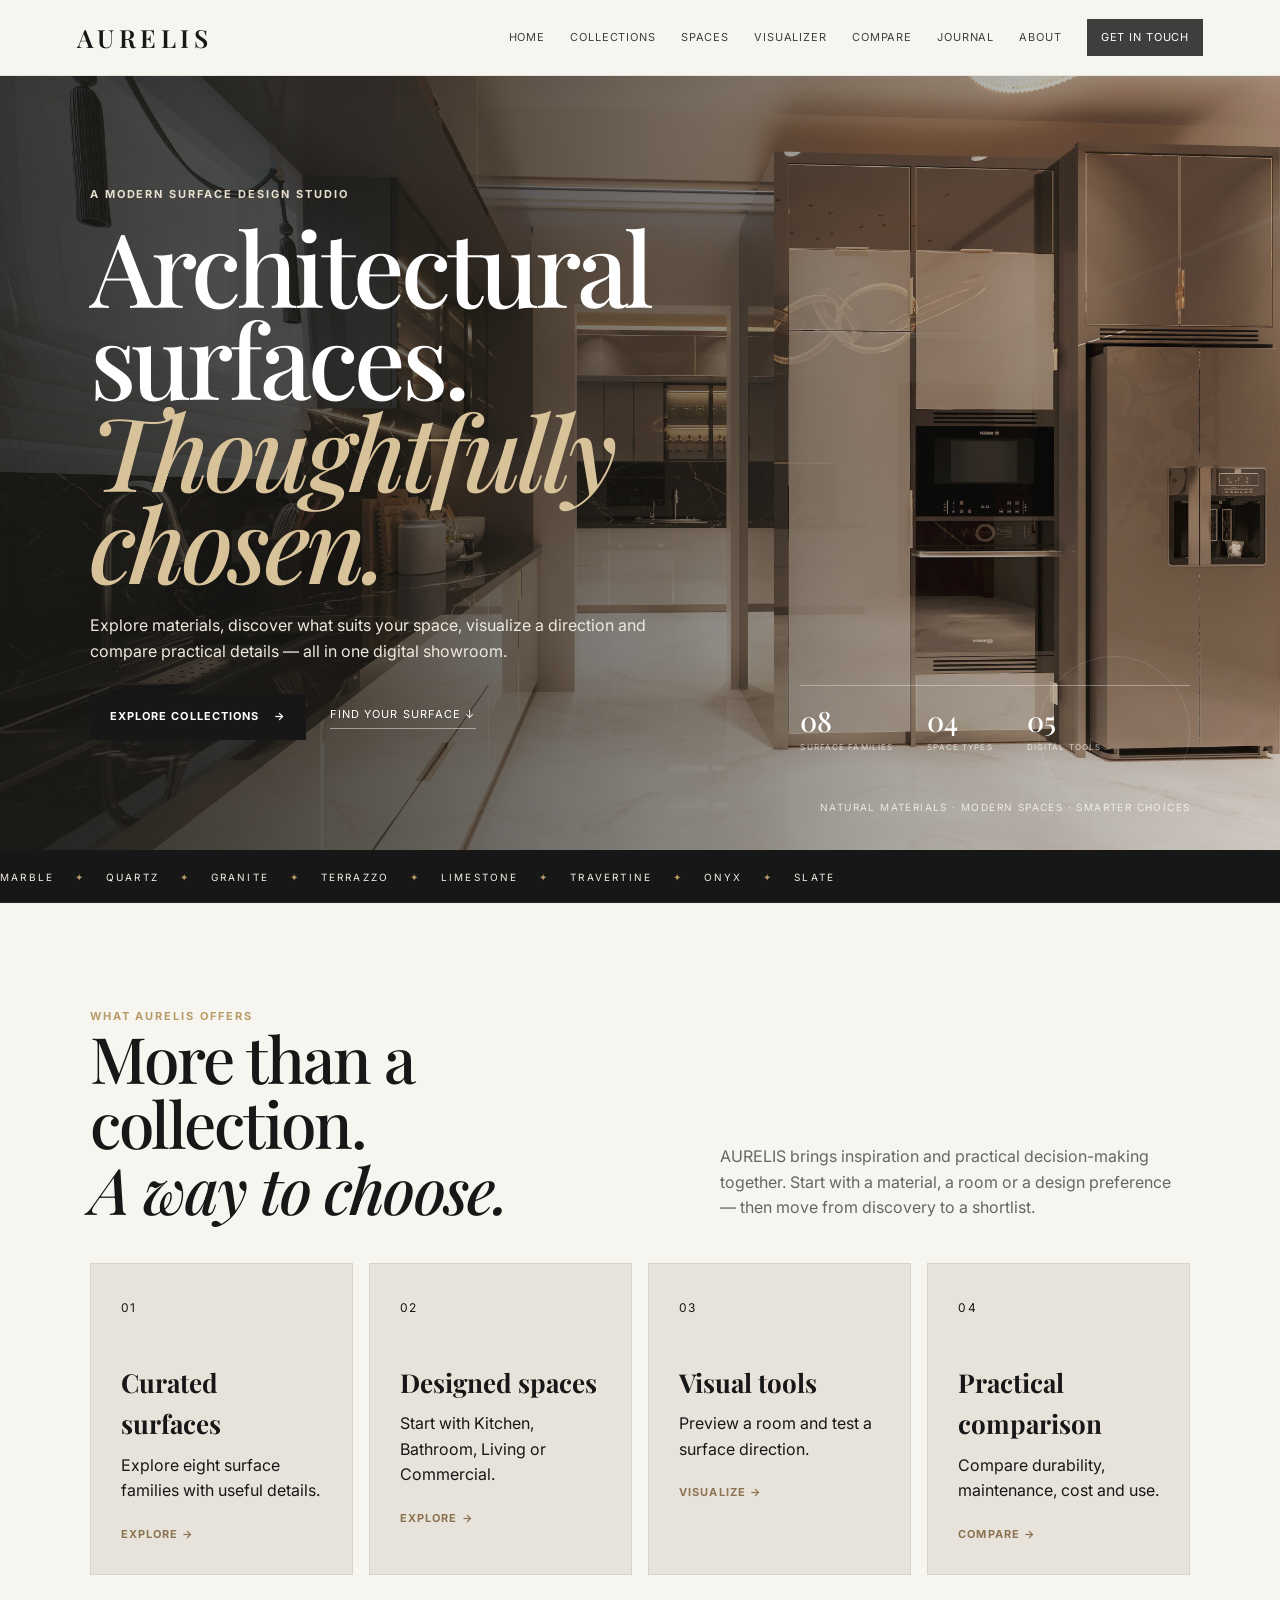
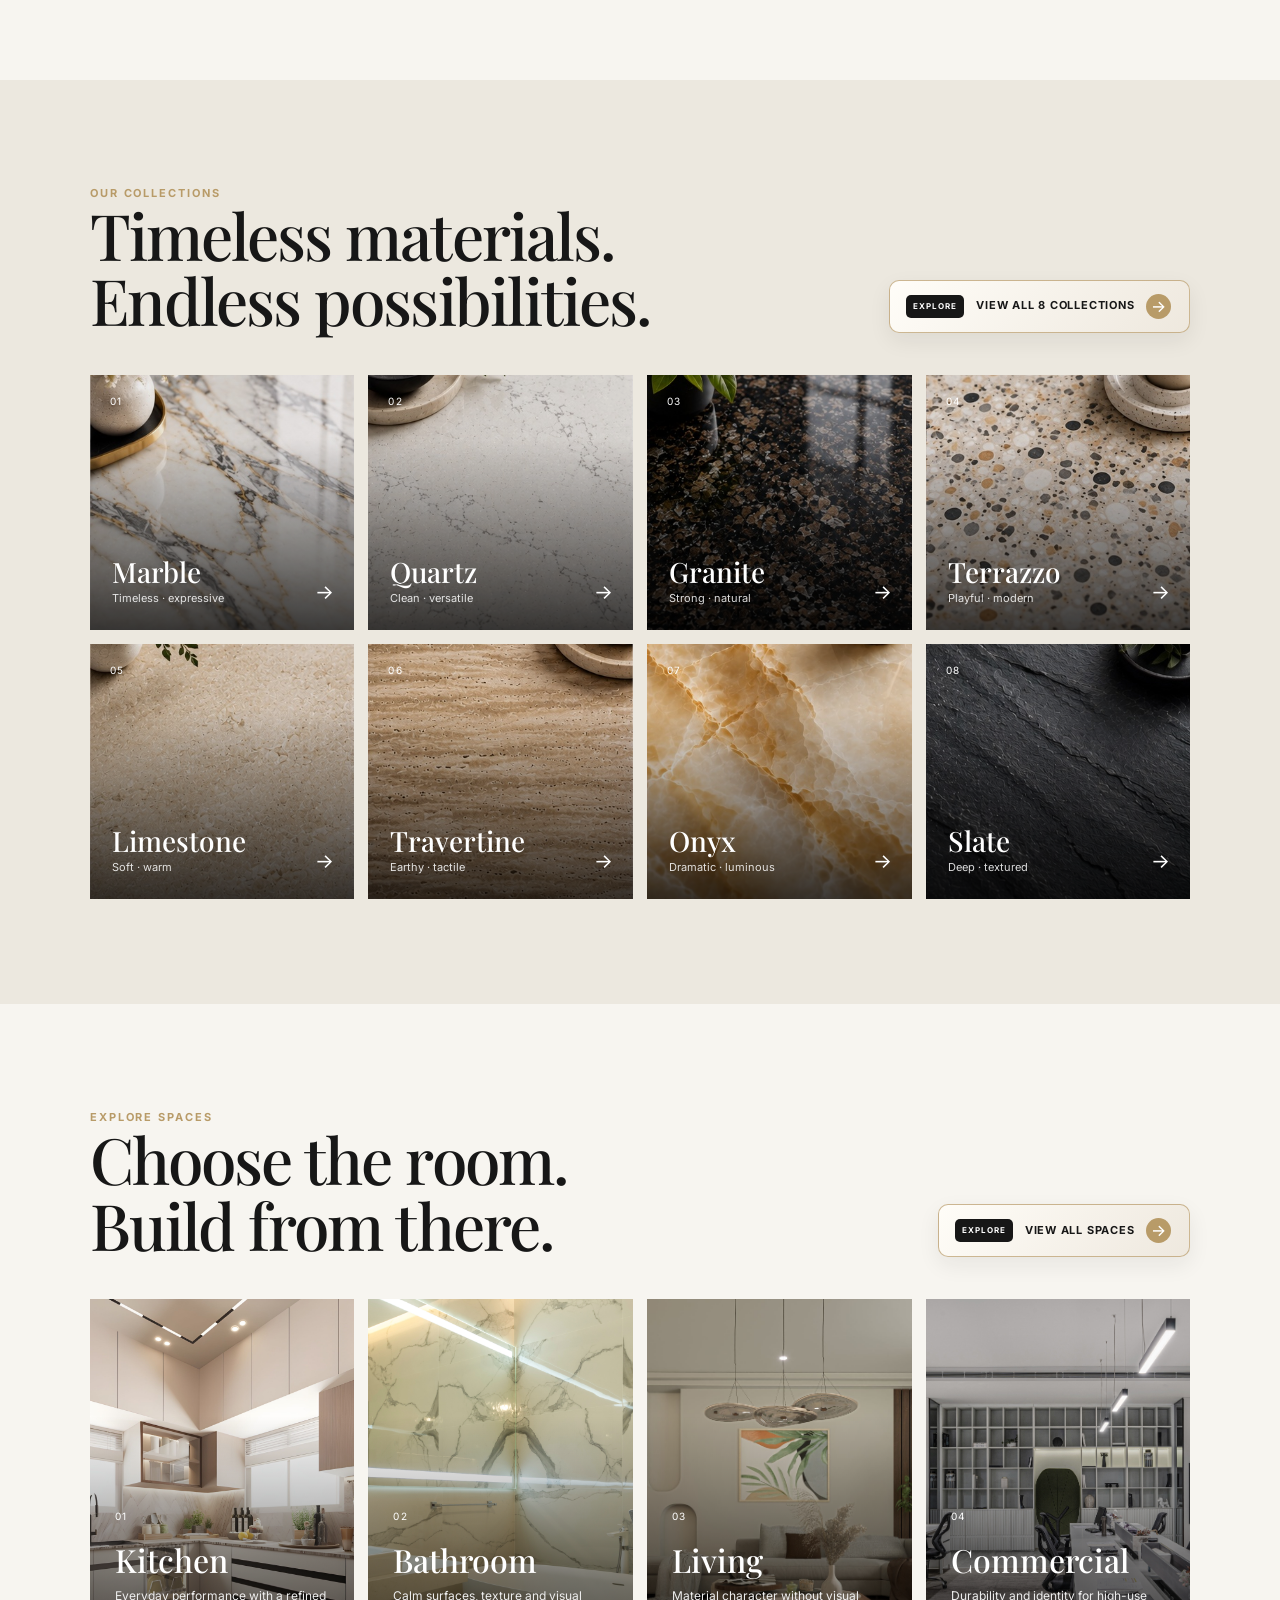
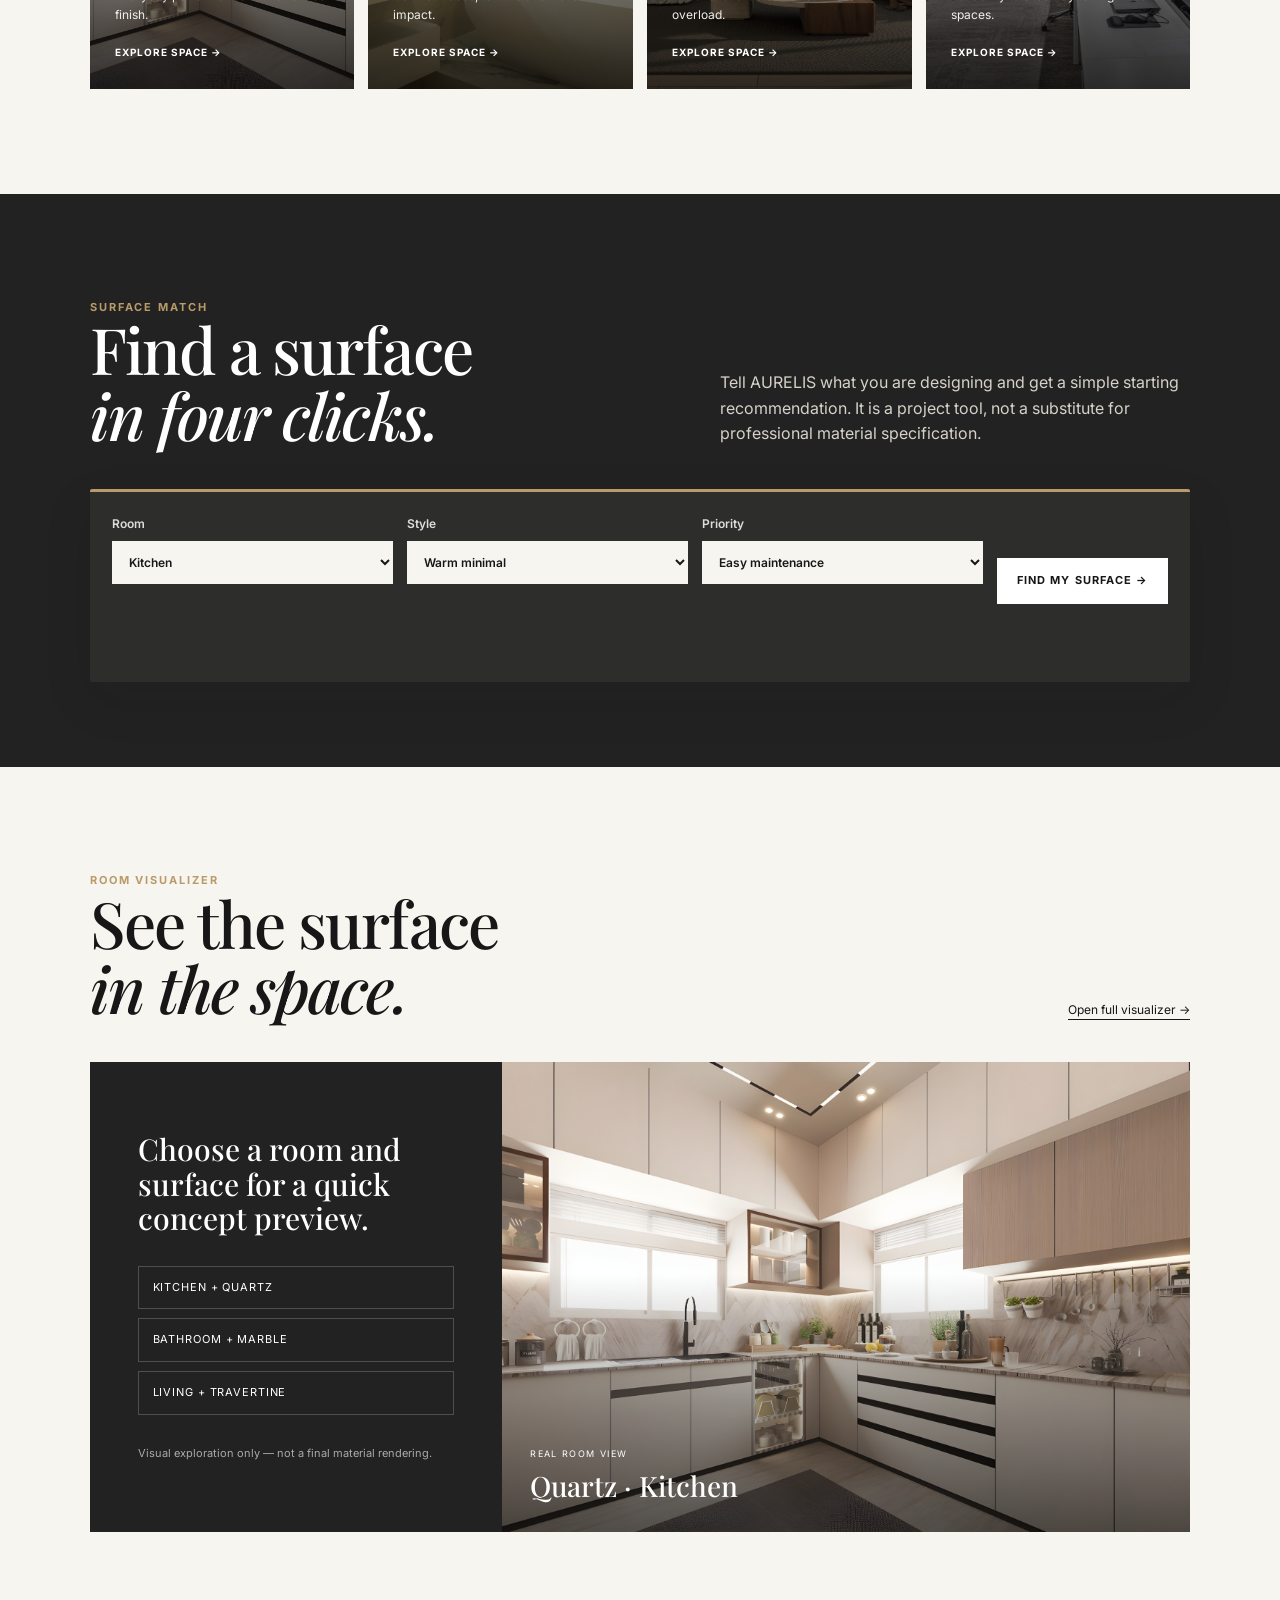
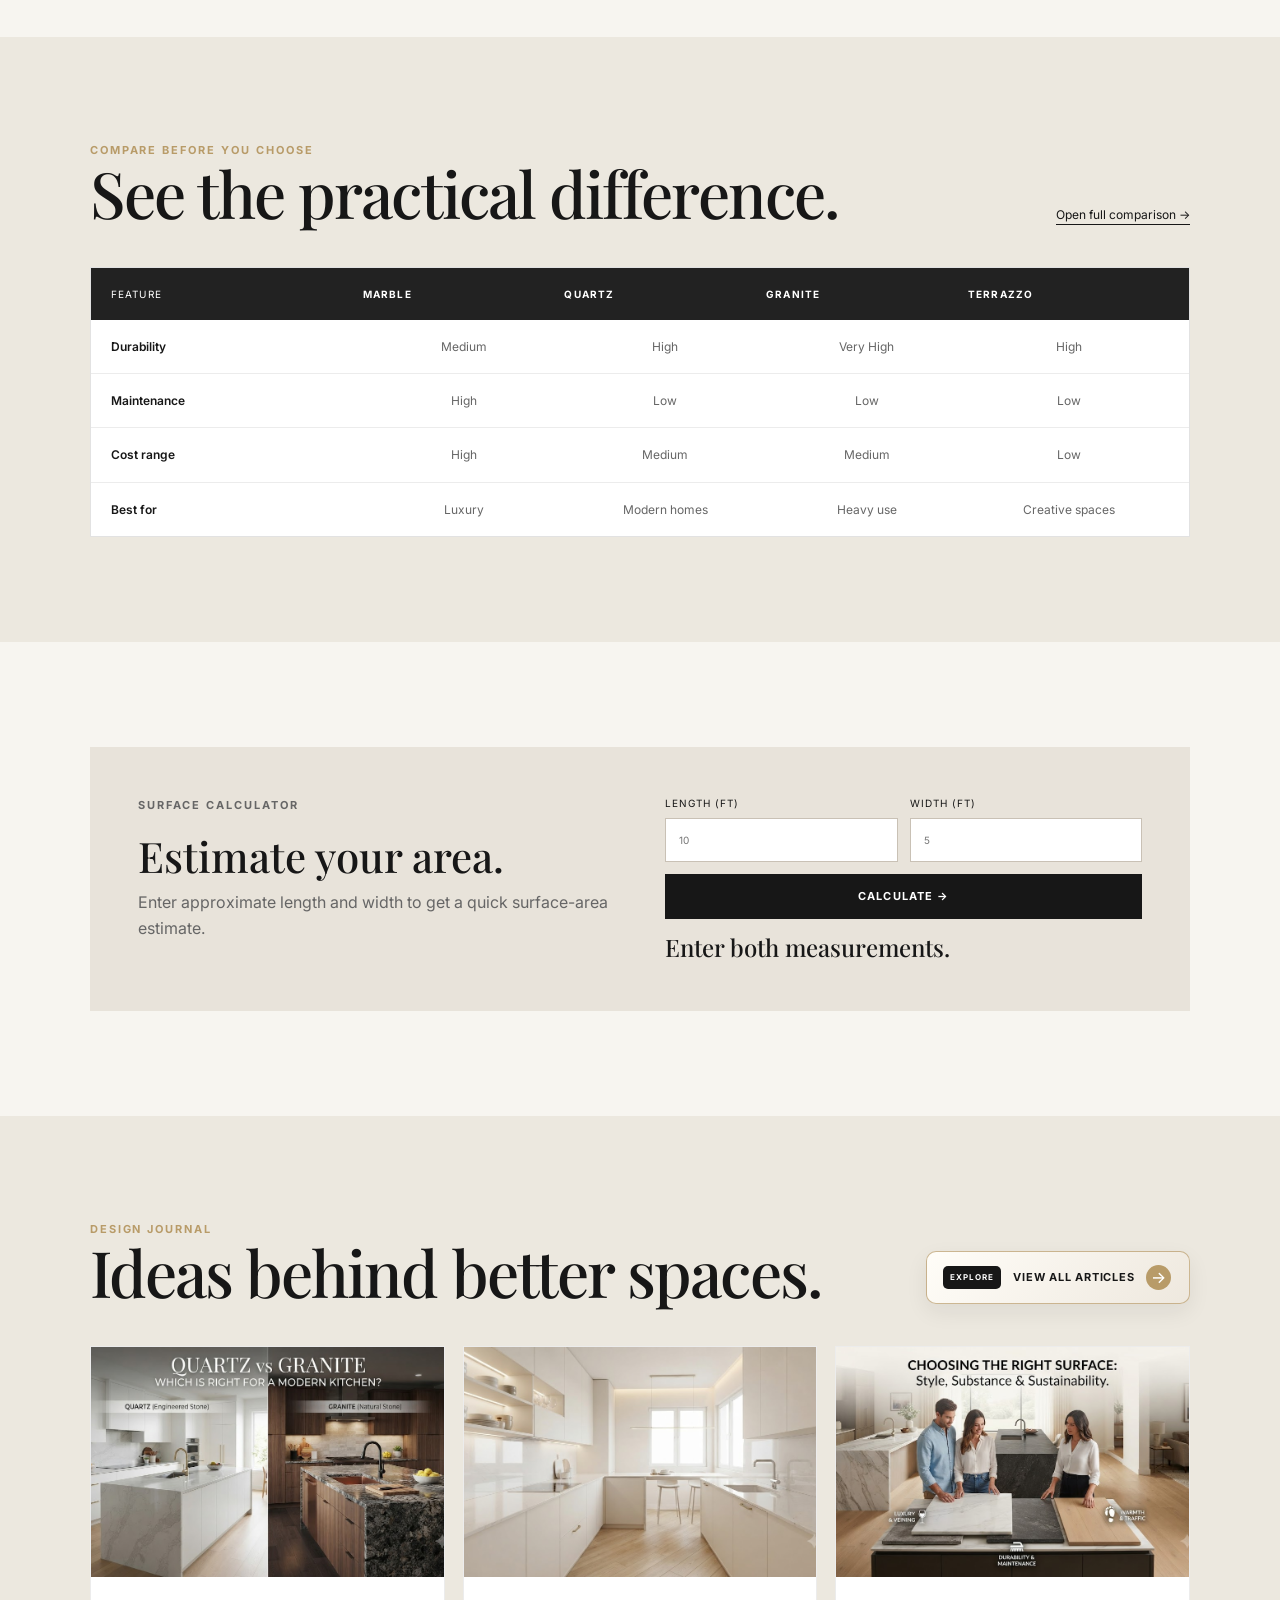
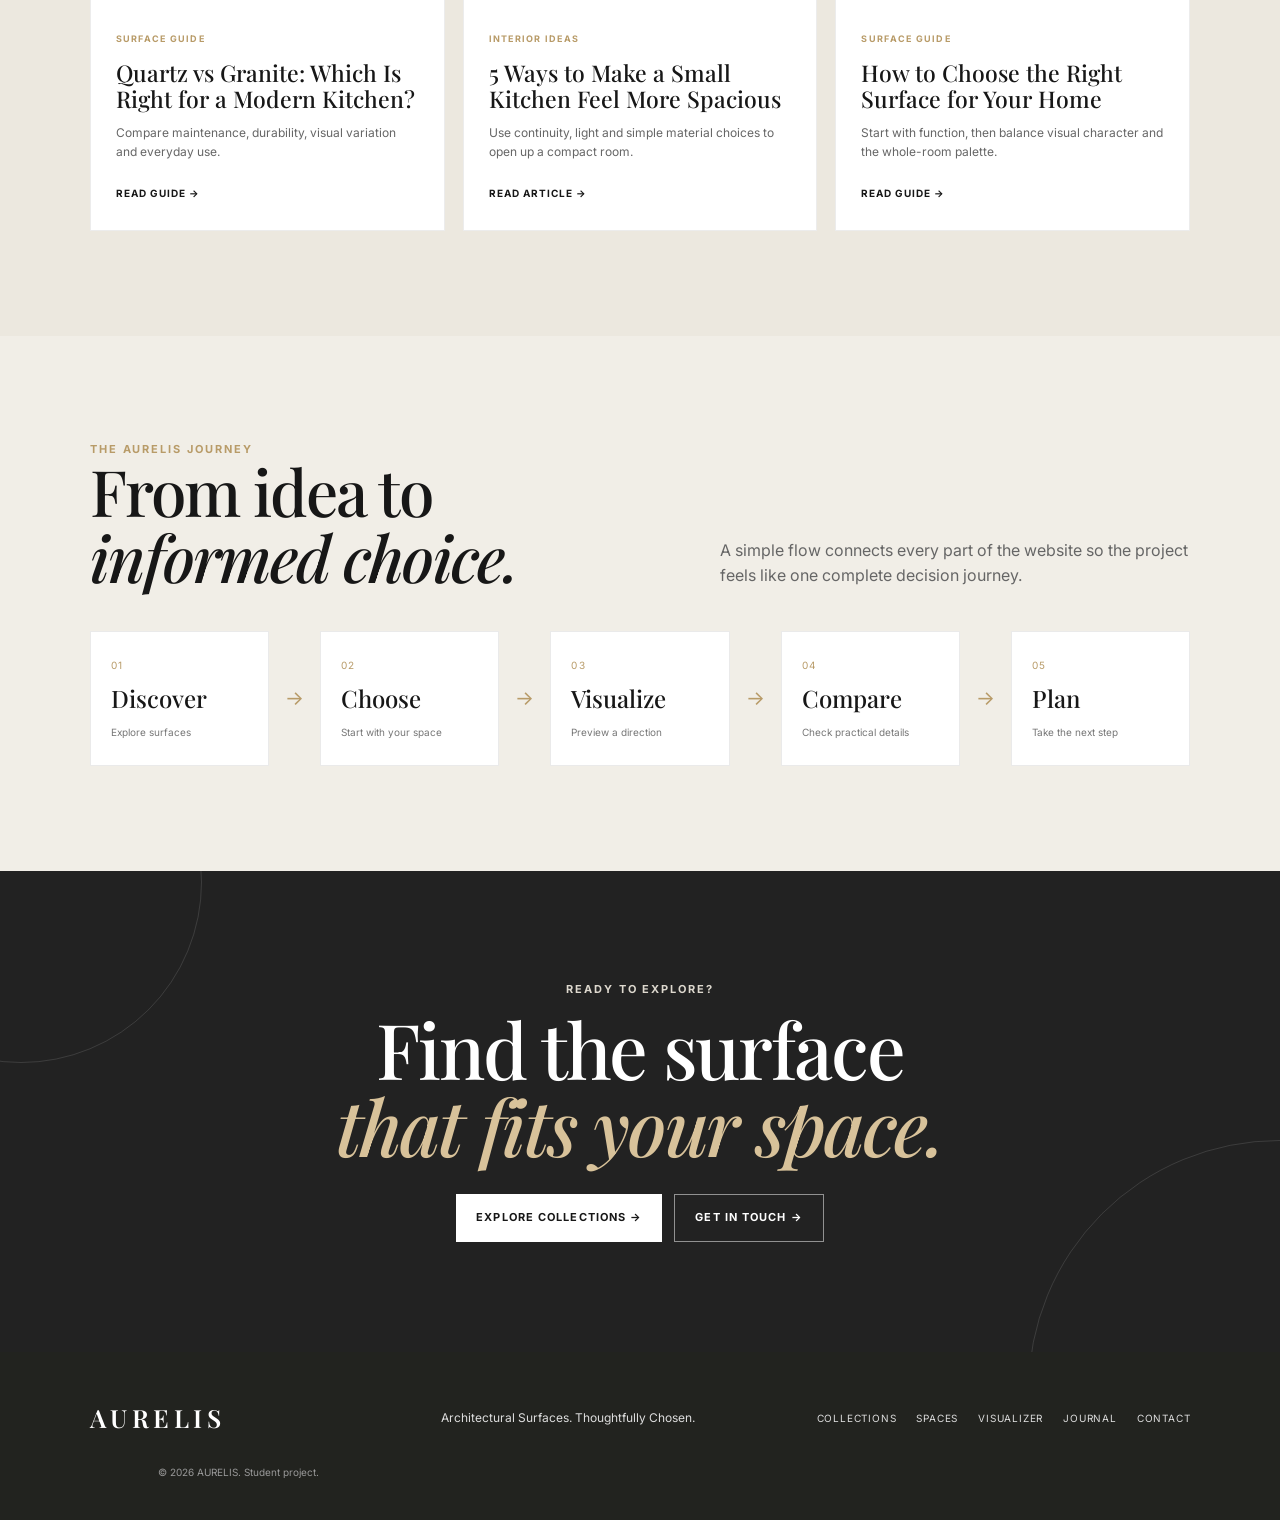
<file: index.html>
<!DOCTYPE html>
<html lang="en">
<head>

<meta charset="UTF-8"><meta name="viewport" content="width=device-width, initial-scale=1.0">
<meta name="description" content="AURELIS — architectural surfaces thoughtfully chosen for modern spaces. Explore materials, rooms, comparisons, visual tools and design ideas.">
<meta name="keywords" content="architectural surfaces, marble, quartz, granite, terrazzo, interior design, surface visualizer, surface calculator">
<title>AURELIS | Architectural Surfaces</title>
<link rel="preconnect" href="https://fonts.googleapis.com"><link rel="preconnect" href="https://fonts.gstatic.com" crossorigin>
<link href="https://fonts.googleapis.com/css2?family=Inter:wght@400;500;600;700&family=Playfair+Display:wght@500;600&display=swap" rel="stylesheet">
<link rel="stylesheet" href="styles.css">

<!-- Google tag (gtag.js) -->
<script async src="https://www.googletagmanager.com/gtag/js?id=G-WXPBFJR8EJ"></script>
<script>
  window.dataLayer = window.dataLayer || [];
  function gtag(){dataLayer.push(arguments);}
  gtag('js', new Date());
  gtag('config', 'G-WXPBFJR8EJ');
</script>

</head>
<body>
<header class="nav" id="top">
<a class="logo" href="index.html">AURELIS</a><button class="menu-btn" id="menuBtn" aria-label="Open menu">☰</button>
<nav id="mainNav"><a href="index.html">Home</a><a href="collections.html">Collections</a><a href="spaces.html">Spaces</a><a href="visualizer.html">Visualizer</a><a href="compare.html">Compare</a><a href="journal.html">Journal</a><a href="about.html">About</a><a class="nav-cta" href="contact.html">Get in touch</a></nav>
</header>

<main>
<section class="hero home-hero reveal">
<div class="hero-overlay"></div><div class="hero-content">
<p class="eyebrow">A MODERN SURFACE DESIGN STUDIO</p>
<h1>Architectural surfaces.<br><em>Thoughtfully chosen.</em></h1>
<p class="hero-copy">Explore materials, discover what suits your space, visualize a direction and compare practical details — all in one digital showroom.</p>
<div class="hero-actions"><a class="btn btn-dark" href="collections.html">Explore collections <span>→</span></a><a class="hero-text-link" href="#surface-match">Find your surface ↓</a></div>
</div>
<div class="hero-note">Natural materials · Modern spaces · Smarter choices</div>
<div class="hero-meta"><div><strong>08</strong><span>Surface families</span></div><div><strong>04</strong><span>Space types</span></div><div><strong>05</strong><span>Digital tools</span></div></div>
</section>

<div class="material-ticker"><div>MARBLE <span>✦</span> QUARTZ <span>✦</span> GRANITE <span>✦</span> TERRAZZO <span>✦</span> LIMESTONE <span>✦</span> TRAVERTINE <span>✦</span> ONYX <span>✦</span> SLATE</div></div>

<section class="section reveal home-intro">
<div class="section-head"><div><p class="eyebrow">WHAT AURELIS OFFERS</p><h2>More than a collection.<br><em>A way to choose.</em></h2></div><p>AURELIS brings inspiration and practical decision-making together. Start with a material, a room or a design preference — then move from discovery to a shortlist.</p></div>
<div class="home-feature-grid four-tools">
<a class="feature-tile" href="collections.html"><span>01</span><h3>Curated surfaces</h3><p>Explore eight surface families with useful details.</p><b>Explore →</b></a>
<a class="feature-tile" href="spaces.html"><span>02</span><h3>Designed spaces</h3><p>Start with Kitchen, Bathroom, Living or Commercial.</p><b>Explore →</b></a>
<a class="feature-tile" href="visualizer.html"><span>03</span><h3>Visual tools</h3><p>Preview a room and test a surface direction.</p><b>Visualize →</b></a>
<a class="feature-tile" href="compare.html"><span>04</span><h3>Practical comparison</h3><p>Compare durability, maintenance, cost and use.</p><b>Compare →</b></a>
</div></section>

<section class="section section-soft reveal">
<div class="section-head"><div><p class="eyebrow">OUR COLLECTIONS</p><h2>Timeless materials.<br>Endless possibilities.</h2></div><a class="collections-link" href="collections.html"><span>Explore</span> View all 8 collections <b>→</b></a></div>
<div class="home-collections-grid">
<a class="home-material marble" href="collections.html?surface=marble"><span>01</span><strong>Marble</strong><small>Timeless · expressive</small><i>→</i></a>
<a class="home-material quartz" href="collections.html?surface=quartz"><span>02</span><strong>Quartz</strong><small>Clean · versatile</small><i>→</i></a>
<a class="home-material granite" href="collections.html?surface=granite"><span>03</span><strong>Granite</strong><small>Strong · natural</small><i>→</i></a>
<a class="home-material terrazzo" href="collections.html?surface=terrazzo"><span>04</span><strong>Terrazzo</strong><small>Playful · modern</small><i>→</i></a>
<a class="home-material limestone" href="collections.html?surface=limestone"><span>05</span><strong>Limestone</strong><small>Soft · warm</small><i>→</i></a>
<a class="home-material travertine" href="collections.html?surface=travertine"><span>06</span><strong>Travertine</strong><small>Earthy · tactile</small><i>→</i></a>
<a class="home-material onyx" href="collections.html?surface=onyx"><span>07</span><strong>Onyx</strong><small>Dramatic · luminous</small><i>→</i></a>
<a class="home-material slate" href="collections.html?surface=slate"><span>08</span><strong>Slate</strong><small>Deep · textured</small><i>→</i></a>
</div></section>

<section class="section reveal">
<div class="section-head"><div><p class="eyebrow">EXPLORE SPACES</p><h2>Choose the room.<br>Build from there.</h2></div><a class="section-link" href="spaces.html"><span>Explore</span> View all spaces <b>→</b></a></div>
<div class="home-spaces-grid">
<a class="home-space-card kitchen" href="visualizer.html?room=kitchen&surface=quartz"><div><span>01</span><h3>Kitchen</h3><p>Everyday performance with a refined finish.</p><b>Explore space →</b></div></a>
<a class="home-space-card bath" href="visualizer.html?room=bathroom&surface=marble"><div><span>02</span><h3>Bathroom</h3><p>Calm surfaces, texture and visual impact.</p><b>Explore space →</b></div></a>
<a class="home-space-card living" href="visualizer.html?room=living&surface=travertine"><div><span>03</span><h3>Living</h3><p>Material character without visual overload.</p><b>Explore space →</b></div></a>
<a class="home-space-card commercial" href="visualizer.html?room=commercial&surface=granite"><div><span>04</span><h3>Commercial</h3><p>Durability and identity for high-use spaces.</p><b>Explore space →</b></div></a>
</div></section>

<section class="section section-dark reveal home-match" id="surface-match">
<div class="section-head"><div><p class="eyebrow">SURFACE MATCH</p><h2>Find a surface<br><em>in four clicks.</em></h2></div><p>Tell AURELIS what you are designing and get a simple starting recommendation. It is a project tool, not a substitute for professional material specification.</p></div>
<div class="quiz-card home-quiz">
<label>Room<select id="room"><option value="kitchen">Kitchen</option><option value="bathroom">Bathroom</option><option value="living">Living</option><option value="commercial">Commercial</option></select></label>
<label>Style<select id="style"><option value="minimal">Warm minimal</option><option value="luxury">Modern luxe</option><option value="natural">Earthy natural</option><option value="bold">Bold contemporary</option></select></label>
<label>Priority<select id="priority"><option value="maintenance">Easy maintenance</option><option value="durability">Durability</option><option value="look">Visual impact</option></select></label>
<button class="btn btn-light" id="recommendBtn">Find my surface →</button><div id="result" class="quiz-result"></div>
</div></section>

<section class="section reveal home-visualizer-preview">
<div class="section-head"><div><p class="eyebrow">ROOM VISUALIZER</p><h2>See the surface<br><em>in the space.</em></h2></div><a class="text-link" href="visualizer.html">Open full visualizer →</a></div>
<div class="home-visualizer-box">
<div class="home-visual-copy"><p>Choose a room and surface for a quick concept preview.</p><div class="mini-controls"><a href="visualizer.html?room=kitchen&surface=quartz">Kitchen + Quartz</a><a href="visualizer.html?room=bathroom&surface=marble">Bathroom + Marble</a><a href="visualizer.html?room=living&surface=travertine">Living + Travertine</a></div><small>Visual exploration only — not a final material rendering.</small></div>
<div class="home-visual-image" style="background-image:url('images/kitchen.jpg')"><span>REAL ROOM VIEW</span><strong>Quartz · Kitchen</strong></div>
</div></section>

<section class="section section-soft reveal">
<div class="section-head"><div><p class="eyebrow">COMPARE BEFORE YOU CHOOSE</p><h2>See the practical difference.</h2></div><a class="text-link" href="compare.html">Open full comparison →</a></div>
<div class="compare-preview"><div class="compare-preview-top"><span>FEATURE</span><b>MARBLE</b><b>QUARTZ</b><b>GRANITE</b><b>TERRAZZO</b></div>
<div class="compare-row"><span>Durability</span><span>Medium</span><span>High</span><span>Very High</span><span>High</span></div>
<div class="compare-row"><span>Maintenance</span><span>High</span><span>Low</span><span>Low</span><span>Low</span></div>
<div class="compare-row"><span>Cost range</span><span>High</span><span>Medium</span><span>Medium</span><span>Low</span></div>
<div class="compare-row"><span>Best for</span><span>Luxury</span><span>Modern homes</span><span>Heavy use</span><span>Creative spaces</span></div></div></section>

<section class="section reveal calculator-home" id="calculator">
<div class="calculator-card"><div><p class="eyebrow">SURFACE CALCULATOR</p><h2>Estimate your area.</h2><p>Enter approximate length and width to get a quick surface-area estimate.</p></div>
<div class="calculator-mini"><label>Length (ft)<input id="length" type="number" min="0" step="0.1" placeholder="10"></label><label>Width (ft)<input id="width" type="number" min="0" step="0.1" placeholder="5"></label><button class="btn btn-dark" id="calculateBtn">Calculate →</button><output id="areaResult">Enter both measurements.</output></div></div></section>

<section class="section section-soft reveal">
<div class="section-head"><div><p class="eyebrow">DESIGN JOURNAL</p><h2>Ideas behind better spaces.</h2></div><a class="section-link" href="journal.html"><span>Explore</span> View all articles <b>→</b></a></div>
<div class="home-journal-grid">
<a class="home-journal-card" href="article-quartz.html"><div class="post-img post-one"></div><div><small>SURFACE GUIDE</small><h3>Quartz vs Granite: Which Is Right for a Modern Kitchen?</h3><p>Compare maintenance, durability, visual variation and everyday use.</p><b>Read guide →</b></div></a>
<a class="home-journal-card" href="article-small-kitchen.html"><div class="post-img post-two"></div><div><small>INTERIOR IDEAS</small><h3>5 Ways to Make a Small Kitchen Feel More Spacious</h3><p>Use continuity, light and simple material choices to open up a compact room.</p><b>Read article →</b></div></a>
<a class="home-journal-card" href="article-choose-surface.html"><div class="post-img post-three"></div><div><small>SURFACE GUIDE</small><h3>How to Choose the Right Surface for Your Home</h3><p>Start with function, then balance visual character and the whole-room palette.</p><b>Read guide →</b></div></a>
</div></section>

<section class="section reveal journey-section"><div class="section-head"><div><p class="eyebrow">THE AURELIS JOURNEY</p><h2>From idea to<br><em>informed choice.</em></h2></div><p>A simple flow connects every part of the website so the project feels like one complete decision journey.</p></div>
<div class="journey"><a href="collections.html"><span>01</span><strong>Discover</strong><small>Explore surfaces</small></a><i>→</i><a href="spaces.html"><span>02</span><strong>Choose</strong><small>Start with your space</small></a><i>→</i><a href="visualizer.html"><span>03</span><strong>Visualize</strong><small>Preview a direction</small></a><i>→</i><a href="compare.html"><span>04</span><strong>Compare</strong><small>Check practical details</small></a><i>→</i><a href="contact.html"><span>05</span><strong>Plan</strong><small>Take the next step</small></a></div></section>

<section class="cta reveal"><p class="eyebrow">READY TO EXPLORE?</p><h2>Find the surface<br><em>that fits your space.</em></h2><div class="cta-actions"><a class="btn btn-light" href="collections.html">Explore collections →</a><a class="btn btn-outline-light" href="contact.html">Get in touch →</a></div></section>
</main>
<footer><div class="logo">AURELIS</div><p>Architectural Surfaces. Thoughtfully Chosen.</p><div class="footer-links"><a href="collections.html">Collections</a><a href="spaces.html">Spaces</a><a href="visualizer.html">Visualizer</a><a href="journal.html">Journal</a><a href="contact.html">Contact</a></div><small>© 2026 AURELIS. Student project.</small></footer>
<script src="script.js"></script>
</body></html>
</file>
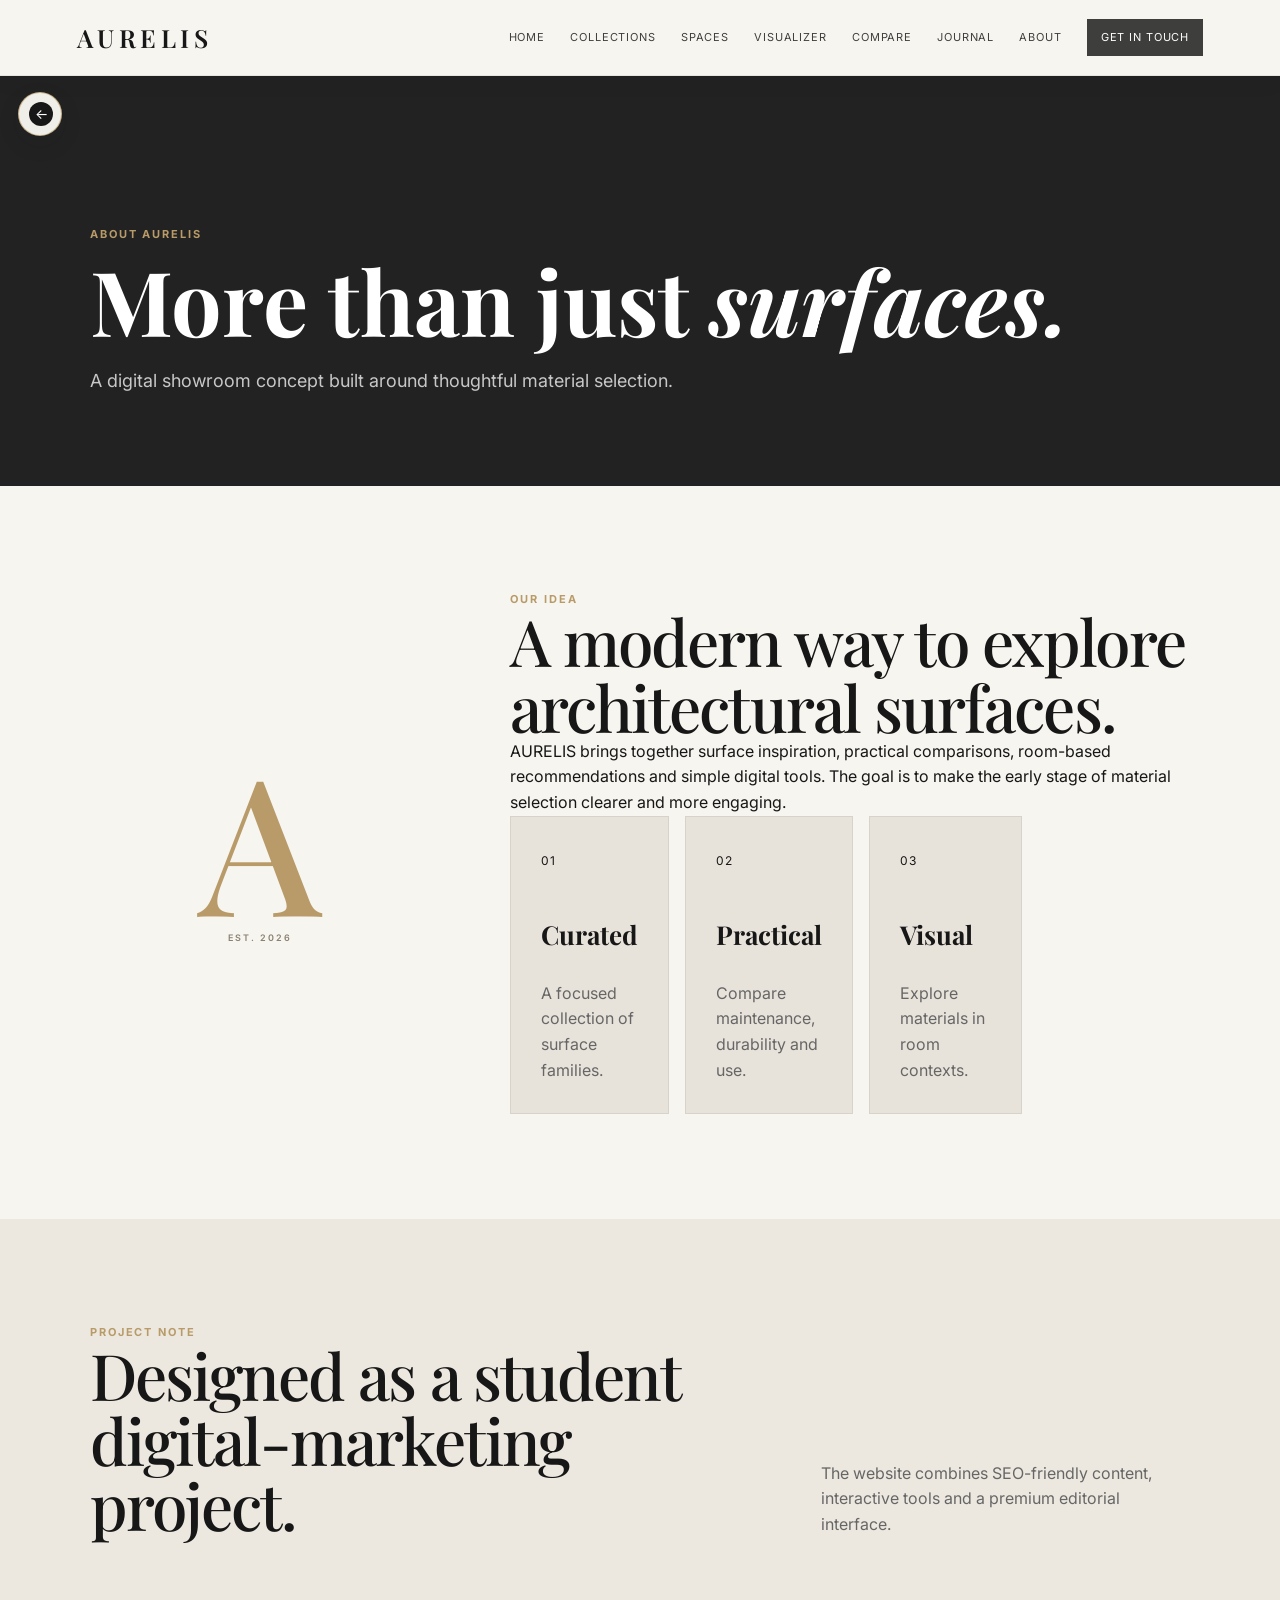
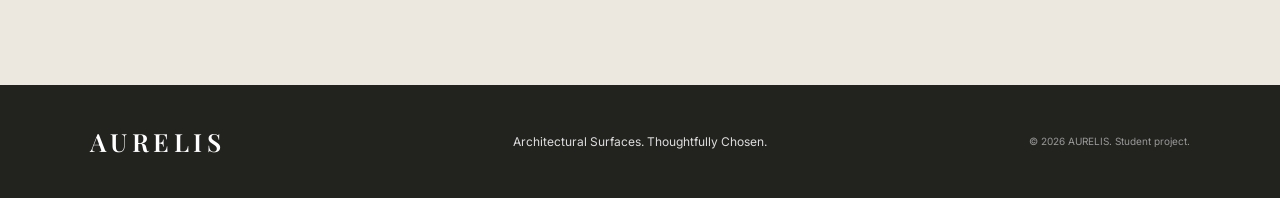
<file: about.html>
<!DOCTYPE html><html lang="en"><head><meta charset="UTF-8"><meta name="viewport" content="width=device-width, initial-scale=1.0"><meta name="description" content="AURELIS — architectural surfaces thoughtfully chosen for modern spaces."><meta name="keywords" content="architectural surfaces, marble, quartz, granite, terrazzo, interior design, surface visualizer"><title>About | AURELIS</title><link rel="preconnect" href="https://fonts.googleapis.com"><link rel="preconnect" href="https://fonts.gstatic.com" crossorigin><link href="https://fonts.googleapis.com/css2?family=Inter:wght@400;500;600;700&family=Playfair+Display:wght@500;600&display=swap" rel="stylesheet"><link rel="stylesheet" href="styles.css"><!-- Google tag (gtag.js) -->
<script async src="https://www.googletagmanager.com/gtag/js?id=G-WXPBFJR8EJ"></script>
<script>
  window.dataLayer = window.dataLayer || [];
  function gtag(){dataLayer.push(arguments);}
  gtag('js', new Date());
  gtag('config', 'G-WXPBFJR8EJ');
</script></head><body><header class="nav" id="top"><a class="logo" href="index.html">AURELIS</a><button class="menu-btn" id="menuBtn" aria-label="Open menu">☰</button><nav id="mainNav"><a href="index.html">Home</a><a href="collections.html">Collections</a><a href="spaces.html">Spaces</a><a href="visualizer.html">Visualizer</a><a href="compare.html">Compare</a><a href="journal.html">Journal</a><a href="about.html">About</a><a class="nav-cta" href="contact.html">Get in touch</a></nav></header><a class="site-back site-back-fixed" href="index.html" aria-label="Back to Home"><span>←</span><em>Back to Home</em></a><main><section class="page-hero section-dark"><p class="eyebrow">ABOUT AURELIS</p><h1>More than just <em>surfaces.</em></h1><p>A digital showroom concept built around thoughtful material selection.</p></section><section class="about section"><div class="about-mark"><span>A</span><small>EST. 2026</small></div><div><p class="eyebrow">OUR IDEA</p><h2>A modern way to explore architectural surfaces.</h2><p>AURELIS brings together surface inspiration, practical comparisons, room-based recommendations and simple digital tools. The goal is to make the early stage of material selection clearer and more engaging.</p><div class="home-feature-grid"><div class="feature-tile"><span>01</span><h3>Curated</h3><p>A focused collection of surface families.</p></div><div class="feature-tile"><span>02</span><h3>Practical</h3><p>Compare maintenance, durability and use.</p></div><div class="feature-tile"><span>03</span><h3>Visual</h3><p>Explore materials in room contexts.</p></div></div></div></section><section class="section section-soft"><div class="section-head"><div><p class="eyebrow">PROJECT NOTE</p><h2>Designed as a student digital-marketing project.</h2></div><p>The website combines SEO-friendly content, interactive tools and a premium editorial interface.</p></div></section></main><footer><div class="logo">AURELIS</div><p>Architectural Surfaces. Thoughtfully Chosen.</p><small>© 2026 AURELIS. Student project.</small></footer><script src="script.js"></script></body></html>
</file>
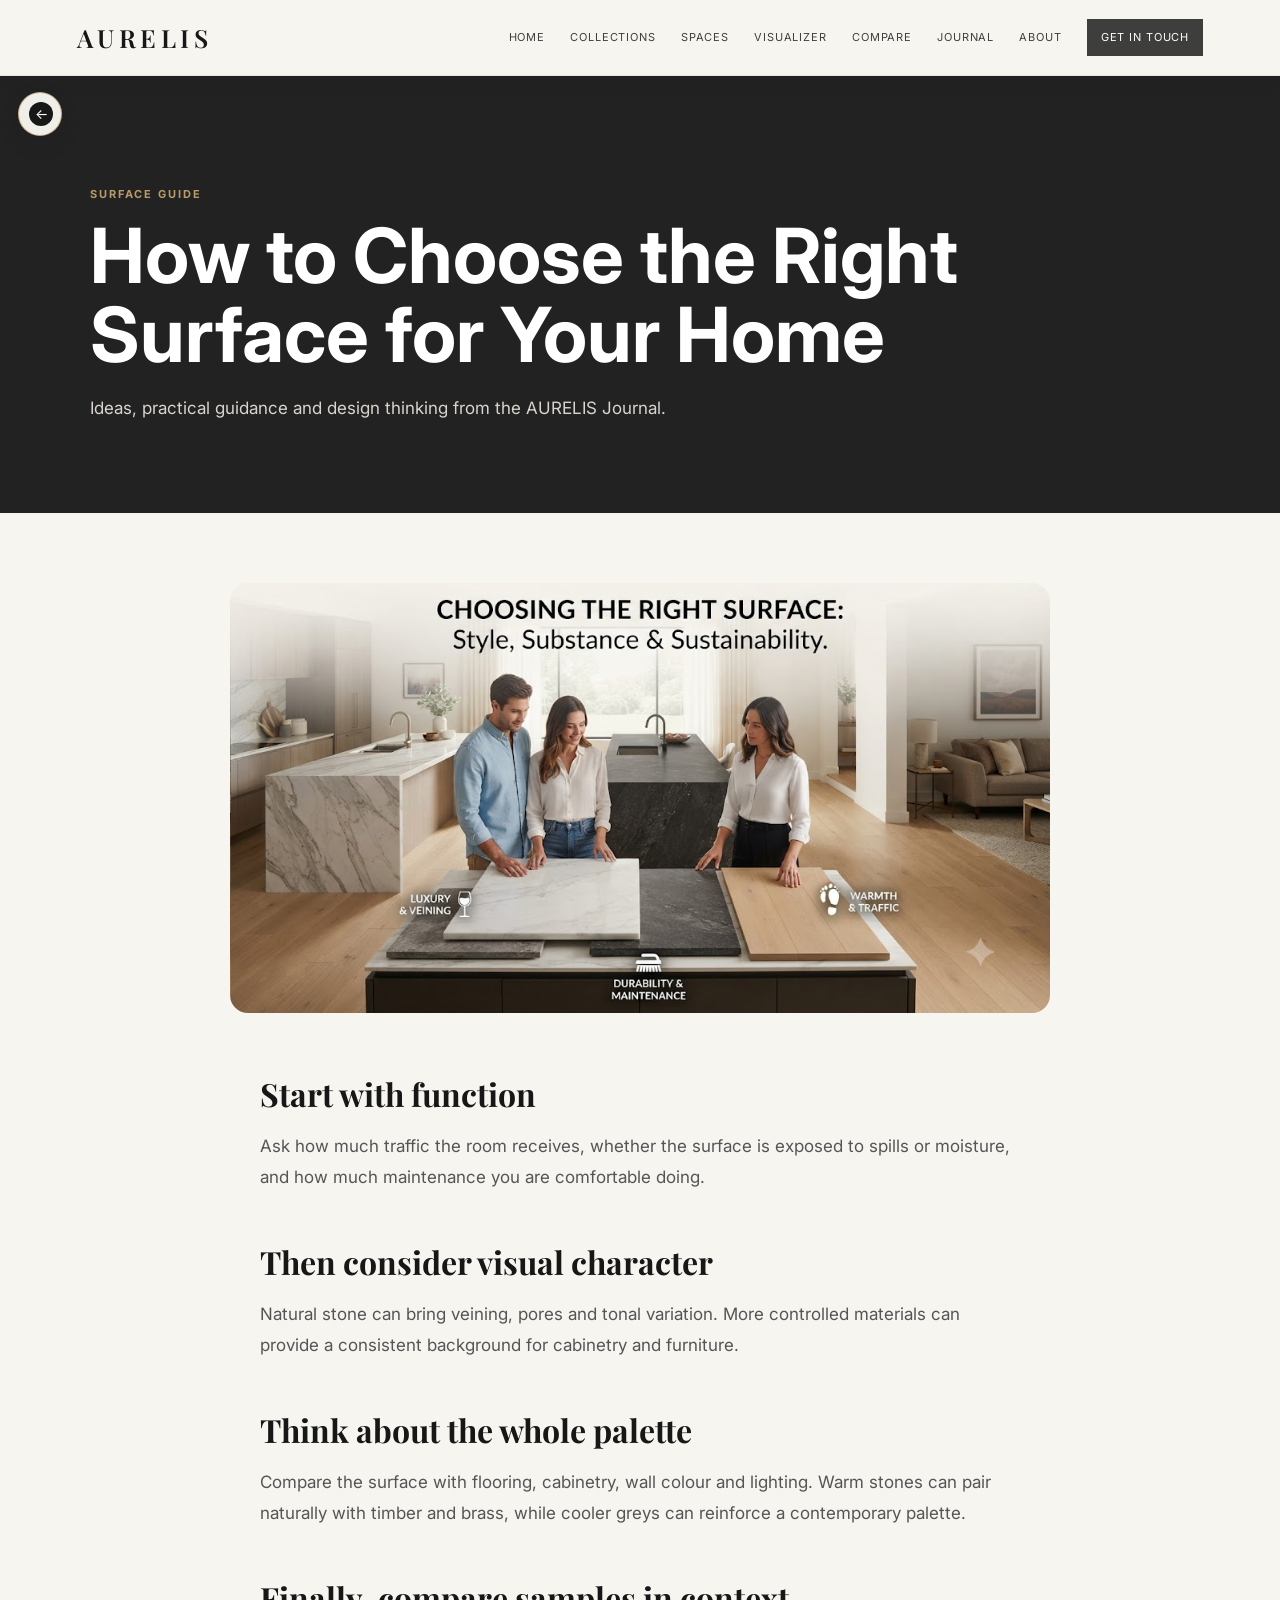
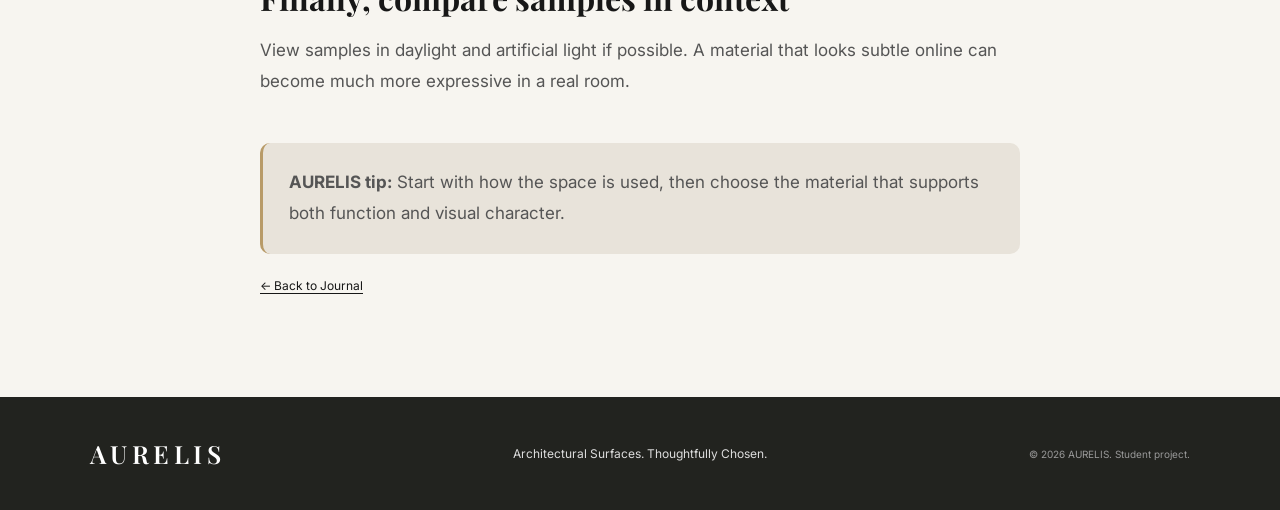
<file: article-choose-surface.html>
<!DOCTYPE html><html lang="en"><head><meta charset="UTF-8"><meta name="viewport" content="width=device-width, initial-scale=1.0"><meta name="description" content="How to Choose the Right Surface for Your Home — AURELIS Journal."><meta name="keywords" content="architectural surfaces, kitchen design, interior design, surface guide"><title>How to Choose the Right Surface for Your Home | AURELIS</title><link rel="preconnect" href="https://fonts.googleapis.com"><link rel="preconnect" href="https://fonts.gstatic.com" crossorigin><link href="https://fonts.googleapis.com/css2?family=Inter:wght@400;500;600;700&family=Playfair+Display:wght@500;600&display=swap" rel="stylesheet"><link rel="stylesheet" href="styles.css"><!-- Google tag (gtag.js) -->
<script async src="https://www.googletagmanager.com/gtag/js?id=G-WXPBFJR8EJ"></script>
<script>
  window.dataLayer = window.dataLayer || [];
  function gtag(){dataLayer.push(arguments);}
  gtag('js', new Date());
  gtag('config', 'G-WXPBFJR8EJ');
</script></head><body><header class="nav" id="top"><a class="logo" href="index.html">AURELIS</a><button class="menu-btn" id="menuBtn" aria-label="Open menu">☰</button><nav id="mainNav"><a href="index.html">Home</a><a href="collections.html">Collections</a><a href="spaces.html">Spaces</a><a href="visualizer.html">Visualizer</a><a href="compare.html">Compare</a><a href="journal.html">Journal</a><a href="about.html">About</a><a class="nav-cta" href="contact.html">Get in touch</a></nav></header><a class="site-back site-back-fixed" href="index.html" aria-label="Back to Home"><span>←</span><em>Back to Home</em></a><main><section class="article-hero section-dark"><p class="eyebrow">SURFACE GUIDE</p><h1>How to Choose the Right Surface for Your Home</h1><p>Ideas, practical guidance and design thinking from the AURELIS Journal.</p></section><article class="article-page section"><div class="article-page-image post-img" style="background-image:url('images/Journal3.jpg')"></div><div class="article-page-content"><h2>Start with function</h2><p>Ask how much traffic the room receives, whether the surface is exposed to spills or moisture, and how much maintenance you are comfortable doing.</p><h2>Then consider visual character</h2><p>Natural stone can bring veining, pores and tonal variation. More controlled materials can provide a consistent background for cabinetry and furniture.</p><h2>Think about the whole palette</h2><p>Compare the surface with flooring, cabinetry, wall colour and lighting. Warm stones can pair naturally with timber and brass, while cooler greys can reinforce a contemporary palette.</p><h2>Finally, compare samples in context</h2><p>View samples in daylight and artificial light if possible. A material that looks subtle online can become much more expressive in a real room.</p><p class="article-tip"><strong>AURELIS tip:</strong> Start with how the space is used, then choose the material that supports both function and visual character.</p><a class="text-link" href="journal.html">← Back to Journal</a></div></article></main><footer><div class="logo">AURELIS</div><p>Architectural Surfaces. Thoughtfully Chosen.</p><small>© 2026 AURELIS. Student project.</small></footer><script src="script.js"></script></body></html>
</file>
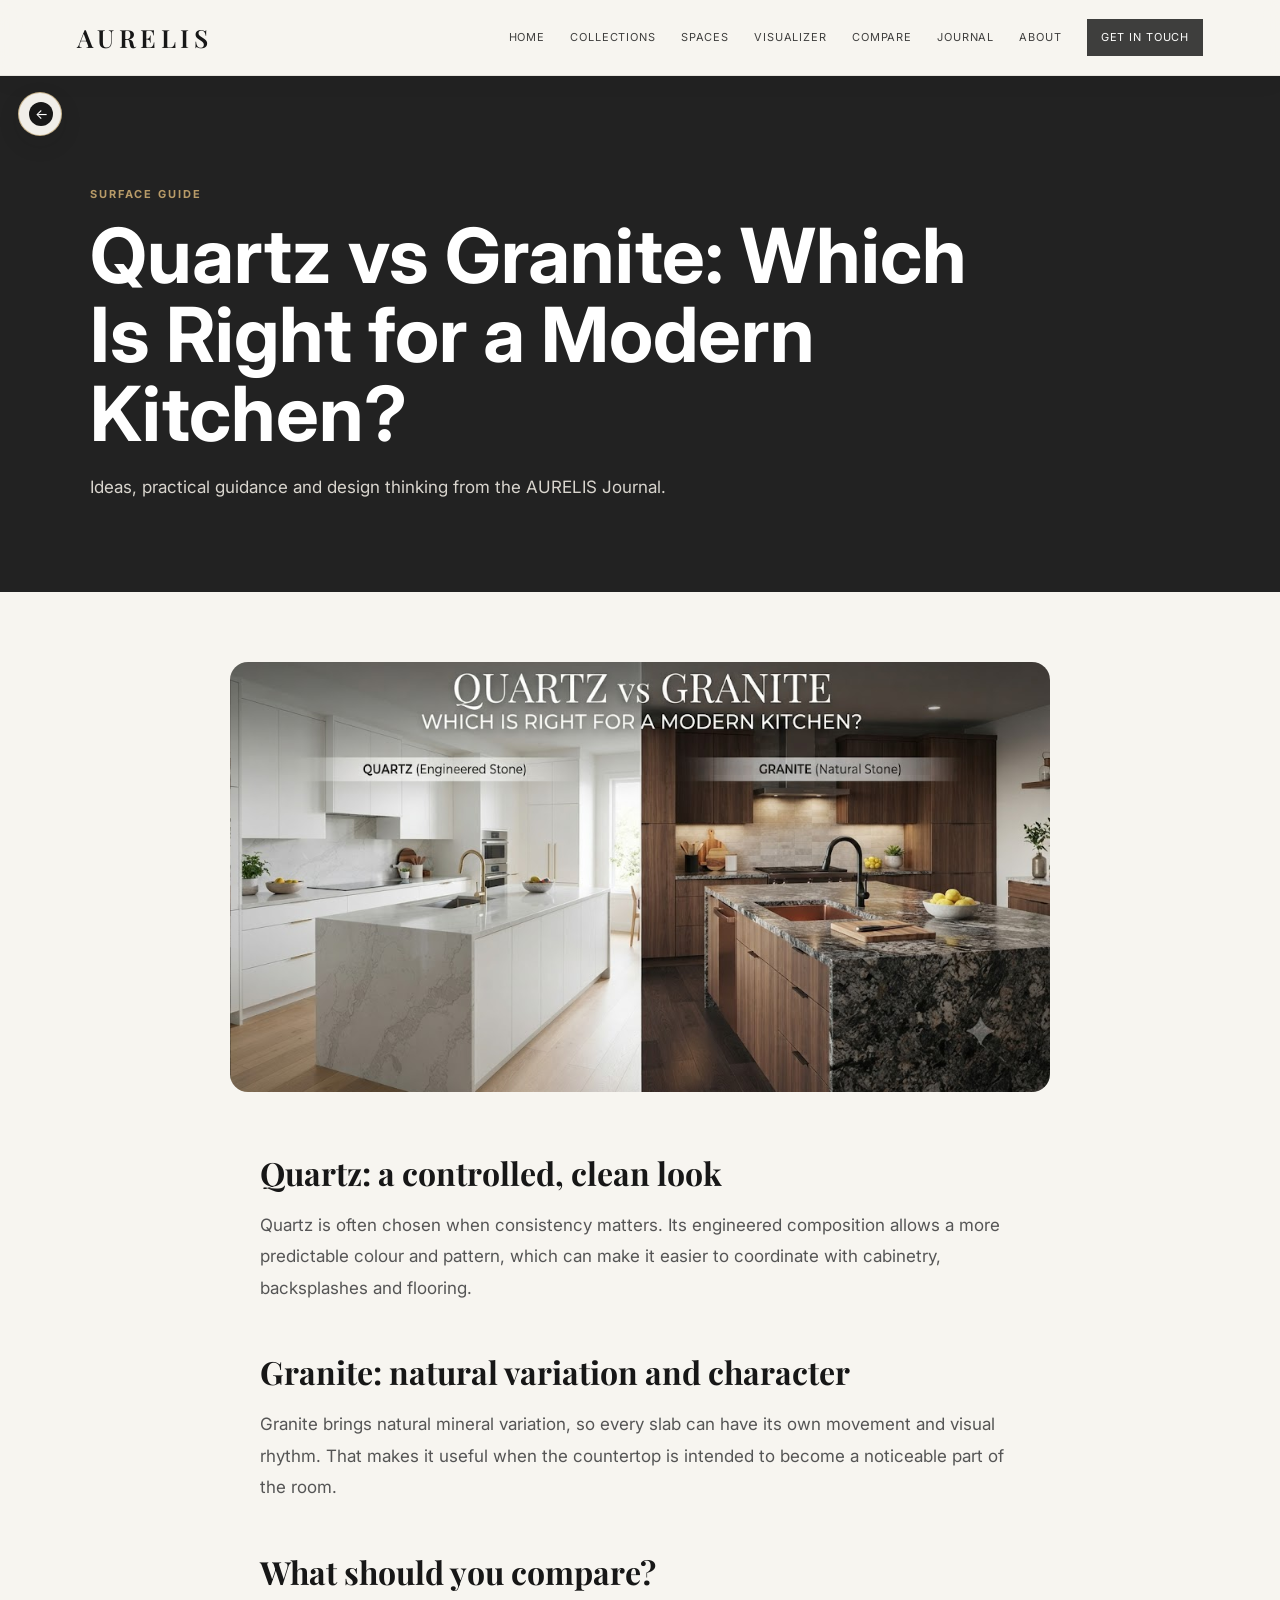
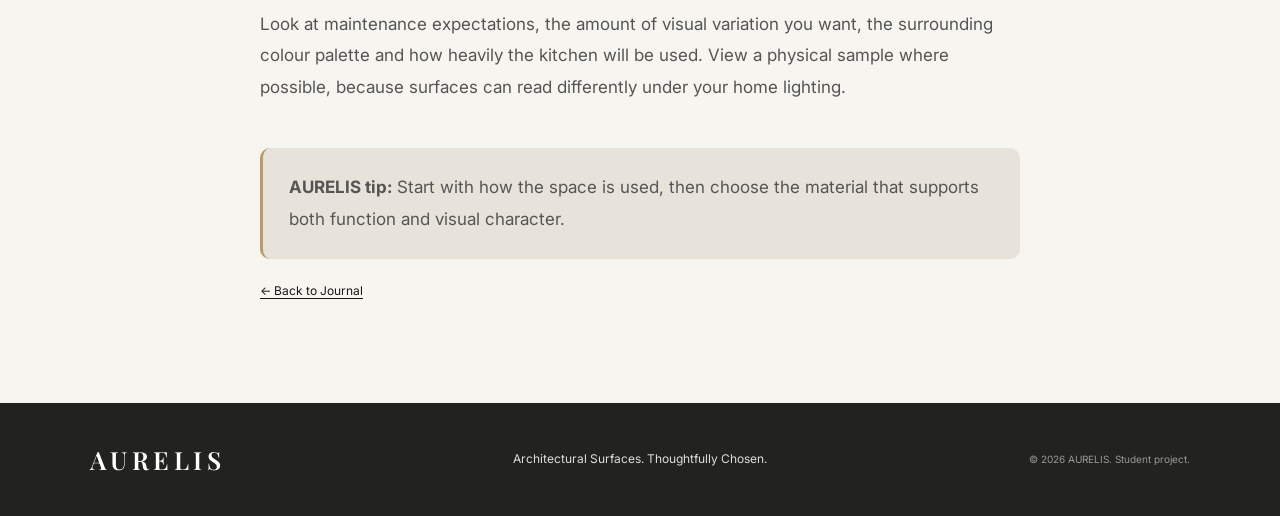
<file: article-quartz.html>
<!DOCTYPE html><html lang="en"><head><meta charset="UTF-8"><meta name="viewport" content="width=device-width, initial-scale=1.0"><meta name="description" content="Quartz vs Granite: Which Is Right for a Modern Kitchen? — AURELIS Journal."><meta name="keywords" content="architectural surfaces, kitchen design, interior design, surface guide"><title>Quartz vs Granite: Which Is Right for a Modern Kitchen? | AURELIS</title><link rel="preconnect" href="https://fonts.googleapis.com"><link rel="preconnect" href="https://fonts.gstatic.com" crossorigin><link href="https://fonts.googleapis.com/css2?family=Inter:wght@400;500;600;700&family=Playfair+Display:wght@500;600&display=swap" rel="stylesheet"><link rel="stylesheet" href="styles.css"><!-- Google tag (gtag.js) -->
<script async src="https://www.googletagmanager.com/gtag/js?id=G-WXPBFJR8EJ"></script>
<script>
  window.dataLayer = window.dataLayer || [];
  function gtag(){dataLayer.push(arguments);}
  gtag('js', new Date());
  gtag('config', 'G-WXPBFJR8EJ');
</script></head><body><header class="nav" id="top"><a class="logo" href="index.html">AURELIS</a><button class="menu-btn" id="menuBtn" aria-label="Open menu">☰</button><nav id="mainNav"><a href="index.html">Home</a><a href="collections.html">Collections</a><a href="spaces.html">Spaces</a><a href="visualizer.html">Visualizer</a><a href="compare.html">Compare</a><a href="journal.html">Journal</a><a href="about.html">About</a><a class="nav-cta" href="contact.html">Get in touch</a></nav></header><a class="site-back site-back-fixed" href="index.html" aria-label="Back to Home"><span>←</span><em>Back to Home</em></a><main><section class="article-hero section-dark"><p class="eyebrow">SURFACE GUIDE</p><h1>Quartz vs Granite: Which Is Right for a Modern Kitchen?</h1><p>Ideas, practical guidance and design thinking from the AURELIS Journal.</p></section><article class="article-page section"><div class="article-page-image post-img" style="background-image:url('images/Journal1.jpg')"></div><div class="article-page-content"><h2>Quartz: a controlled, clean look</h2><p>Quartz is often chosen when consistency matters. Its engineered composition allows a more predictable colour and pattern, which can make it easier to coordinate with cabinetry, backsplashes and flooring.</p><h2>Granite: natural variation and character</h2><p>Granite brings natural mineral variation, so every slab can have its own movement and visual rhythm. That makes it useful when the countertop is intended to become a noticeable part of the room.</p><h2>What should you compare?</h2><p>Look at maintenance expectations, the amount of visual variation you want, the surrounding colour palette and how heavily the kitchen will be used. View a physical sample where possible, because surfaces can read differently under your home lighting.</p><p class="article-tip"><strong>AURELIS tip:</strong> Start with how the space is used, then choose the material that supports both function and visual character.</p><a class="text-link" href="journal.html">← Back to Journal</a></div></article></main><footer><div class="logo">AURELIS</div><p>Architectural Surfaces. Thoughtfully Chosen.</p><small>© 2026 AURELIS. Student project.</small></footer><script src="script.js"></script></body></html>
</file>
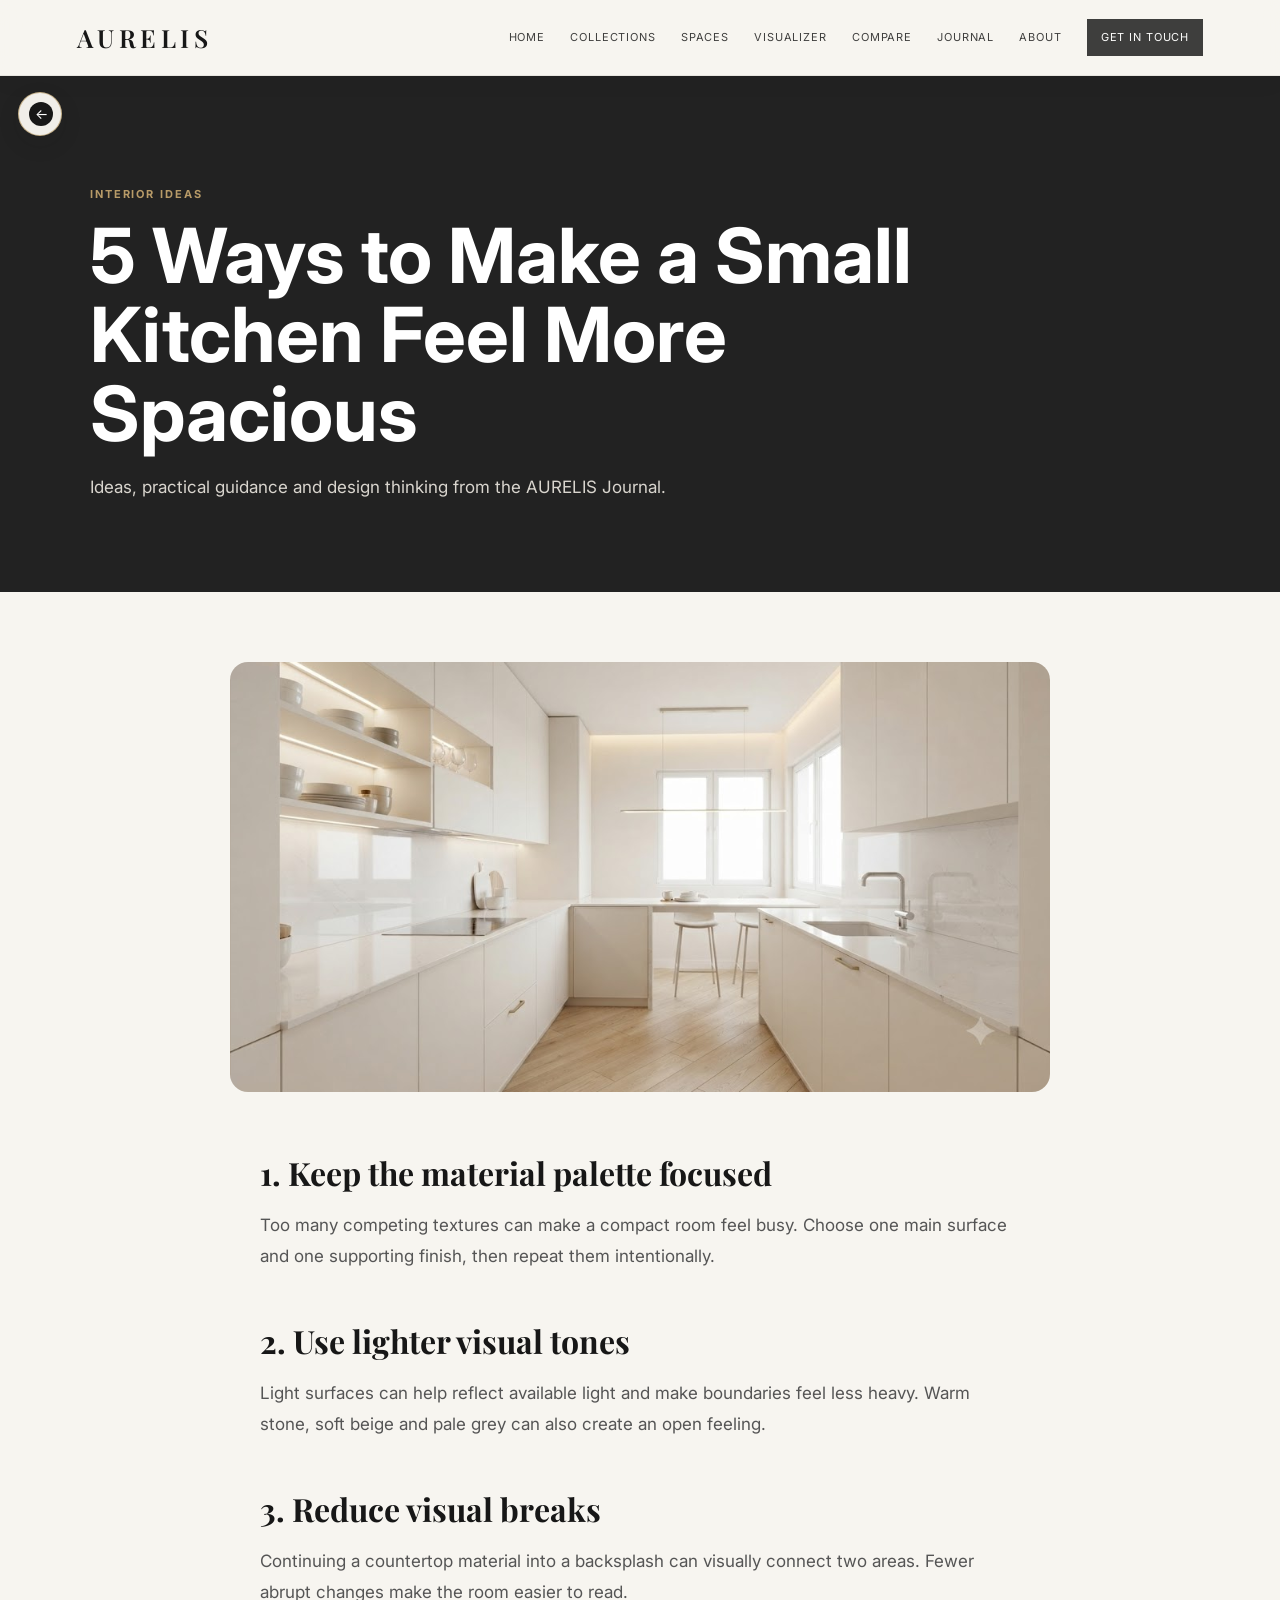
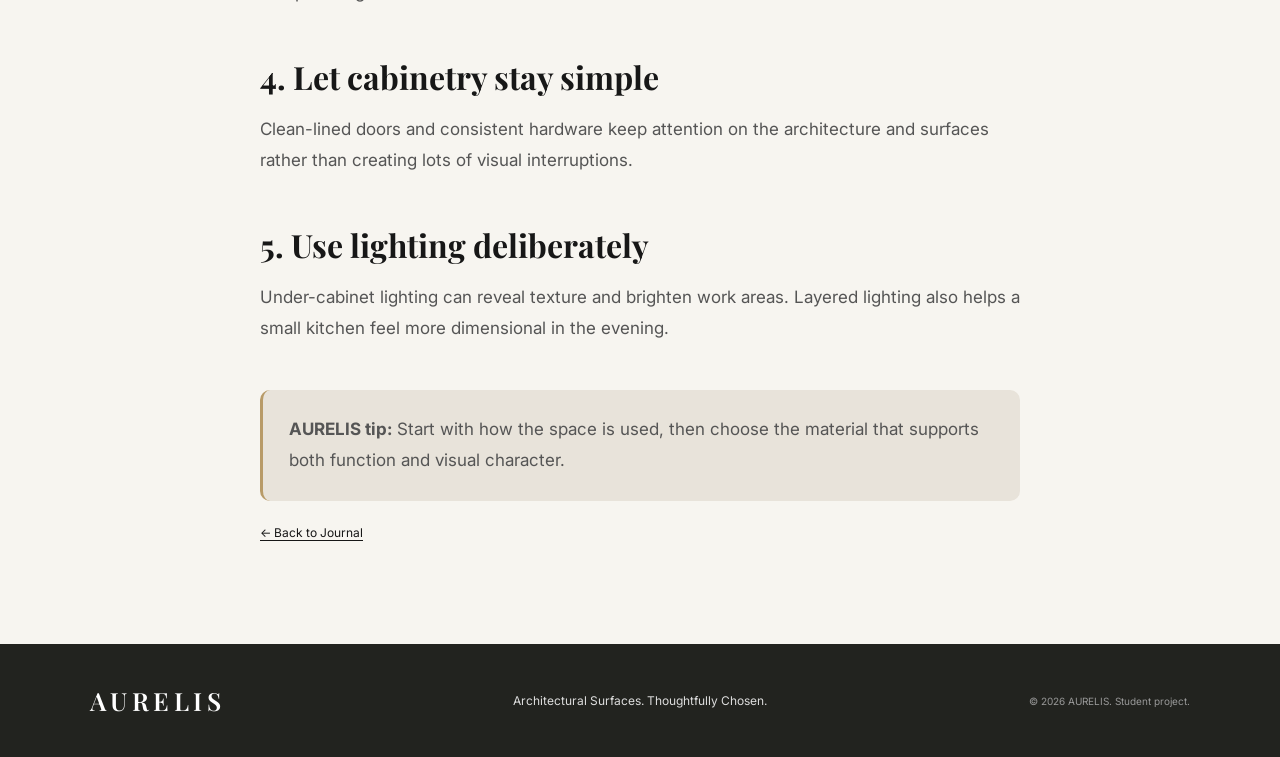
<file: article-small-kitchen.html>
<!DOCTYPE html><html lang="en"><head><meta charset="UTF-8"><meta name="viewport" content="width=device-width, initial-scale=1.0"><meta name="description" content="5 Ways to Make a Small Kitchen Feel More Spacious — AURELIS Journal."><meta name="keywords" content="architectural surfaces, kitchen design, interior design, interior ideas"><title>5 Ways to Make a Small Kitchen Feel More Spacious | AURELIS</title><link rel="preconnect" href="https://fonts.googleapis.com"><link rel="preconnect" href="https://fonts.gstatic.com" crossorigin><link href="https://fonts.googleapis.com/css2?family=Inter:wght@400;500;600;700&family=Playfair+Display:wght@500;600&display=swap" rel="stylesheet"><link rel="stylesheet" href="styles.css"><!-- Google tag (gtag.js) -->
<script async src="https://www.googletagmanager.com/gtag/js?id=G-WXPBFJR8EJ"></script>
<script>
  window.dataLayer = window.dataLayer || [];
  function gtag(){dataLayer.push(arguments);}
  gtag('js', new Date());
  gtag('config', 'G-WXPBFJR8EJ');
</script></head><body><header class="nav" id="top"><a class="logo" href="index.html">AURELIS</a><button class="menu-btn" id="menuBtn" aria-label="Open menu">☰</button><nav id="mainNav"><a href="index.html">Home</a><a href="collections.html">Collections</a><a href="spaces.html">Spaces</a><a href="visualizer.html">Visualizer</a><a href="compare.html">Compare</a><a href="journal.html">Journal</a><a href="about.html">About</a><a class="nav-cta" href="contact.html">Get in touch</a></nav></header><a class="site-back site-back-fixed" href="index.html" aria-label="Back to Home"><span>←</span><em>Back to Home</em></a><main><section class="article-hero section-dark"><p class="eyebrow">INTERIOR IDEAS</p><h1>5 Ways to Make a Small Kitchen Feel More Spacious</h1><p>Ideas, practical guidance and design thinking from the AURELIS Journal.</p></section><article class="article-page section"><div class="article-page-image post-img" style="background-image:url('images/Journal2.jpg')"></div><div class="article-page-content"><h2>1. Keep the material palette focused</h2><p>Too many competing textures can make a compact room feel busy. Choose one main surface and one supporting finish, then repeat them intentionally.</p><h2>2. Use lighter visual tones</h2><p>Light surfaces can help reflect available light and make boundaries feel less heavy. Warm stone, soft beige and pale grey can also create an open feeling.</p><h2>3. Reduce visual breaks</h2><p>Continuing a countertop material into a backsplash can visually connect two areas. Fewer abrupt changes make the room easier to read.</p><h2>4. Let cabinetry stay simple</h2><p>Clean-lined doors and consistent hardware keep attention on the architecture and surfaces rather than creating lots of visual interruptions.</p><h2>5. Use lighting deliberately</h2><p>Under-cabinet lighting can reveal texture and brighten work areas. Layered lighting also helps a small kitchen feel more dimensional in the evening.</p><p class="article-tip"><strong>AURELIS tip:</strong> Start with how the space is used, then choose the material that supports both function and visual character.</p><a class="text-link" href="journal.html">← Back to Journal</a></div></article></main><footer><div class="logo">AURELIS</div><p>Architectural Surfaces. Thoughtfully Chosen.</p><small>© 2026 AURELIS. Student project.</small></footer><script src="script.js"></script></body></html>
</file>
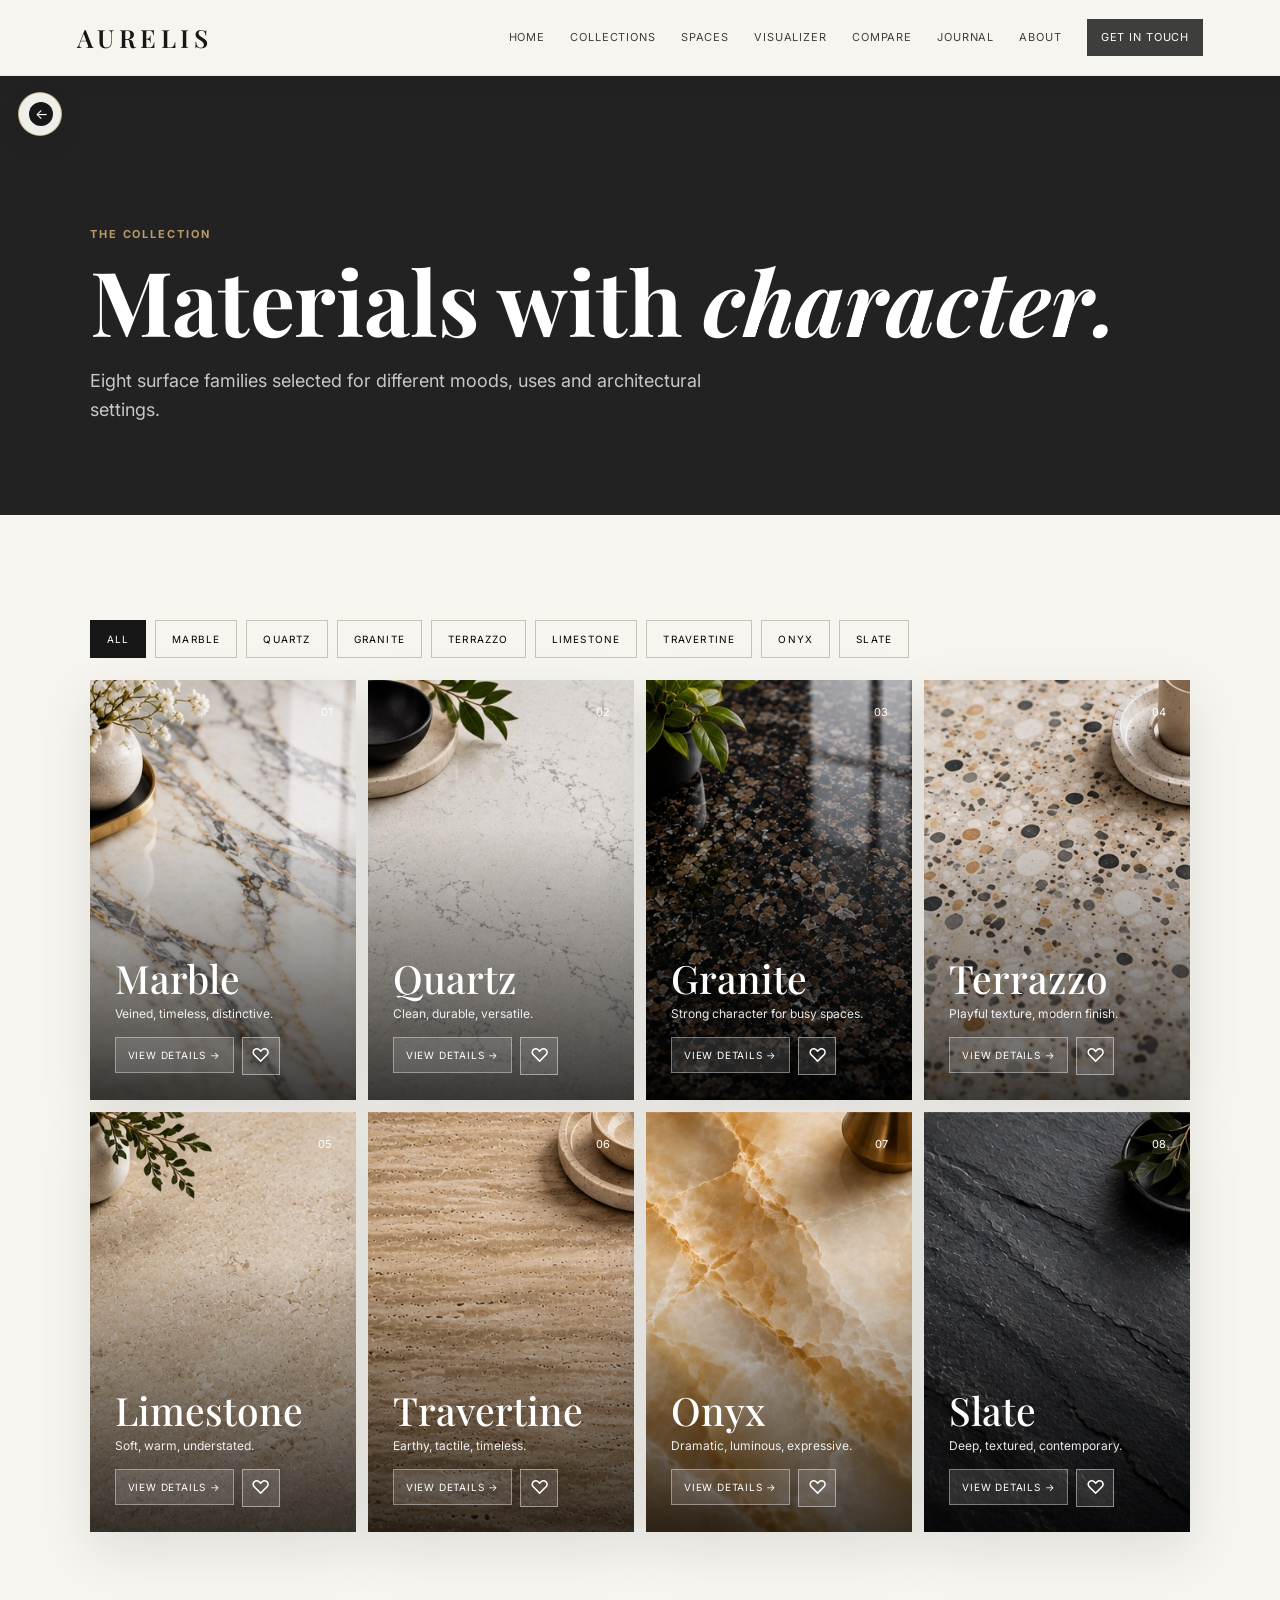
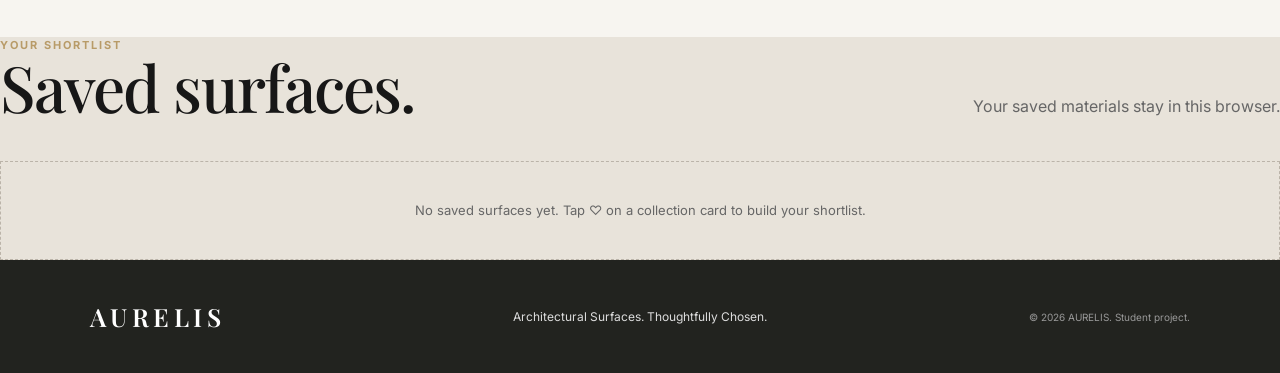
<file: collections.html>
<!DOCTYPE html><html lang="en"><head><meta charset="UTF-8"><meta name="viewport" content="width=device-width, initial-scale=1.0"><meta name="description" content="AURELIS — architectural surfaces thoughtfully chosen for modern spaces."><meta name="keywords" content="architectural surfaces, marble, quartz, granite, terrazzo, interior design, surface visualizer"><title>Collections | AURELIS</title><link rel="preconnect" href="https://fonts.googleapis.com"><link rel="preconnect" href="https://fonts.gstatic.com" crossorigin><link href="https://fonts.googleapis.com/css2?family=Inter:wght@400;500;600;700&family=Playfair+Display:wght@500;600&display=swap" rel="stylesheet"><link rel="stylesheet" href="styles.css"><!-- Google tag (gtag.js) -->
<script async src="https://www.googletagmanager.com/gtag/js?id=G-WXPBFJR8EJ"></script>
<script>
  window.dataLayer = window.dataLayer || [];
  function gtag(){dataLayer.push(arguments);}
  gtag('js', new Date());
  gtag('config', 'G-WXPBFJR8EJ');
</script></head><body><header class="nav" id="top"><a class="logo" href="index.html">AURELIS</a><button class="menu-btn" id="menuBtn" aria-label="Open menu">☰</button><nav id="mainNav"><a href="index.html">Home</a><a href="collections.html">Collections</a><a href="spaces.html">Spaces</a><a href="visualizer.html">Visualizer</a><a href="compare.html">Compare</a><a href="journal.html">Journal</a><a href="about.html">About</a><a class="nav-cta" href="contact.html">Get in touch</a></nav></header><a class="site-back site-back-fixed" href="index.html" aria-label="Back to Home"><span>←</span><em>Back to Home</em></a><main><section class="page-hero section-dark"><p class="eyebrow">THE COLLECTION</p><h1>Materials with <em>character.</em></h1><p>Eight surface families selected for different moods, uses and architectural settings.</p></section><section class="section"><div class="filter-row"><button class="filter-btn active" data-filter="all">All</button><button class="filter-btn" data-filter="marble">Marble</button><button class="filter-btn" data-filter="quartz">Quartz</button><button class="filter-btn" data-filter="granite">Granite</button><button class="filter-btn" data-filter="terrazzo">Terrazzo</button><button class="filter-btn" data-filter="limestone">Limestone</button><button class="filter-btn" data-filter="travertine">Travertine</button><button class="filter-btn" data-filter="onyx">Onyx</button><button class="filter-btn" data-filter="slate">Slate</button></div><div class="collection-grid" id="collectionGrid"><article class="material-card marble" data-material="marble" data-title="Marble" data-description="Veined, timeless and distinctive. A statement surface for feature kitchens, bathrooms and refined interiors." data-best="Feature spaces" data-durability="4/5" data-maintenance="3/5"><span>01</span><h3>Marble</h3><p>Veined, timeless, distinctive.</p><div class="card-actions"><button class="card-action">View details →</button><button class="save-btn">♡</button></div></article><article class="material-card quartz" data-material="quartz" data-title="Quartz" data-description="Clean, durable and versatile. A practical choice for everyday spaces that still need a premium finish." data-best="Kitchens" data-durability="5/5" data-maintenance="5/5"><span>02</span><h3>Quartz</h3><p>Clean, durable, versatile.</p><div class="card-actions"><button class="card-action">View details →</button><button class="save-btn">♡</button></div></article><article class="material-card granite" data-material="granite" data-title="Granite" data-description="Strong natural character for high-use areas where durability and texture matter." data-best="High-use areas" data-durability="5/5" data-maintenance="4/5"><span>03</span><h3>Granite</h3><p>Strong character for busy spaces.</p><div class="card-actions"><button class="card-action">View details →</button><button class="save-btn">♡</button></div></article><article class="material-card terrazzo" data-material="terrazzo" data-title="Terrazzo" data-description="Playful texture with a modern finish. Ideal when you want pattern and personality without visual heaviness." data-best="Contemporary interiors" data-durability="4/5" data-maintenance="4/5"><span>04</span><h3>Terrazzo</h3><p>Playful texture, modern finish.</p><div class="card-actions"><button class="card-action">View details →</button><button class="save-btn">♡</button></div></article><article class="material-card limestone" data-material="limestone" data-title="Limestone" data-description="Soft, natural and quietly architectural. Limestone brings warmth and subtle texture to calm, contemporary spaces." data-best="Warm minimal interiors" data-durability="3/5" data-maintenance="3/5"><span>05</span><h3>Limestone</h3><p>Soft, warm, understated.</p><div class="card-actions"><button class="card-action">View details →</button><button class="save-btn">♡</button></div></article><article class="material-card travertine" data-material="travertine" data-title="Travertine" data-description="Earthy movement and tactile character for relaxed, timeless interiors." data-best="Earthy interiors" data-durability="4/5" data-maintenance="3/5"><span>06</span><h3>Travertine</h3><p>Earthy, tactile, timeless.</p><div class="card-actions"><button class="card-action">View details →</button><button class="save-btn">♡</button></div></article><article class="material-card onyx" data-material="onyx" data-title="Onyx" data-description="A dramatic statement surface with luminous character for feature walls, counters and high-impact details." data-best="Statement features" data-durability="3/5" data-maintenance="3/5"><span>07</span><h3>Onyx</h3><p>Dramatic, luminous, expressive.</p><div class="card-actions"><button class="card-action">View details →</button><button class="save-btn">♡</button></div></article><article class="material-card slate" data-material="slate" data-title="Slate" data-description="Deep tone and natural texture for contemporary spaces that need contrast and depth." data-best="Modern commercial spaces" data-durability="4/5" data-maintenance="4/5"><span>08</span><h3>Slate</h3><p>Deep, textured, contemporary.</p><div class="card-actions"><button class="card-action">View details →</button><button class="save-btn">♡</button></div></article></div></section><section class="saved-section section-soft"><div class="section-head"><div><p class="eyebrow">YOUR SHORTLIST</p><h2>Saved surfaces.</h2></div><p>Your saved materials stay in this browser.</p></div><div id="savedGrid" class="saved-grid"></div></section><div class="modal" id="materialModal" aria-hidden="true"><div class="modal-backdrop" data-close-modal></div><div class="modal-card"><button class="modal-close" data-close-modal>×</button><div class="modal-image" id="modalImage"></div><div class="modal-content"><p class="eyebrow">SURFACE PROFILE</p><h2 id="modalTitle">Marble</h2><p id="modalDescription"></p><div class="modal-stats"><div><small>BEST FOR</small><strong id="modalBest"></strong></div><div><small>DURABILITY</small><strong id="modalDurability"></strong></div><div><small>MAINTENANCE</small><strong id="modalMaintenance"></strong></div></div><div class="modal-actions"><a class="btn btn-dark" id="useSurfaceBtn" href="visualizer.html">Use in Room Visualizer →</a><button class="btn btn-save" id="modalSaveBtn">♡ Save surface</button></div></div></div></div></main><footer><div class="logo">AURELIS</div><p>Architectural Surfaces. Thoughtfully Chosen.</p><small>© 2026 AURELIS. Student project.</small></footer><script src="script.js"></script></body></html>
</file>
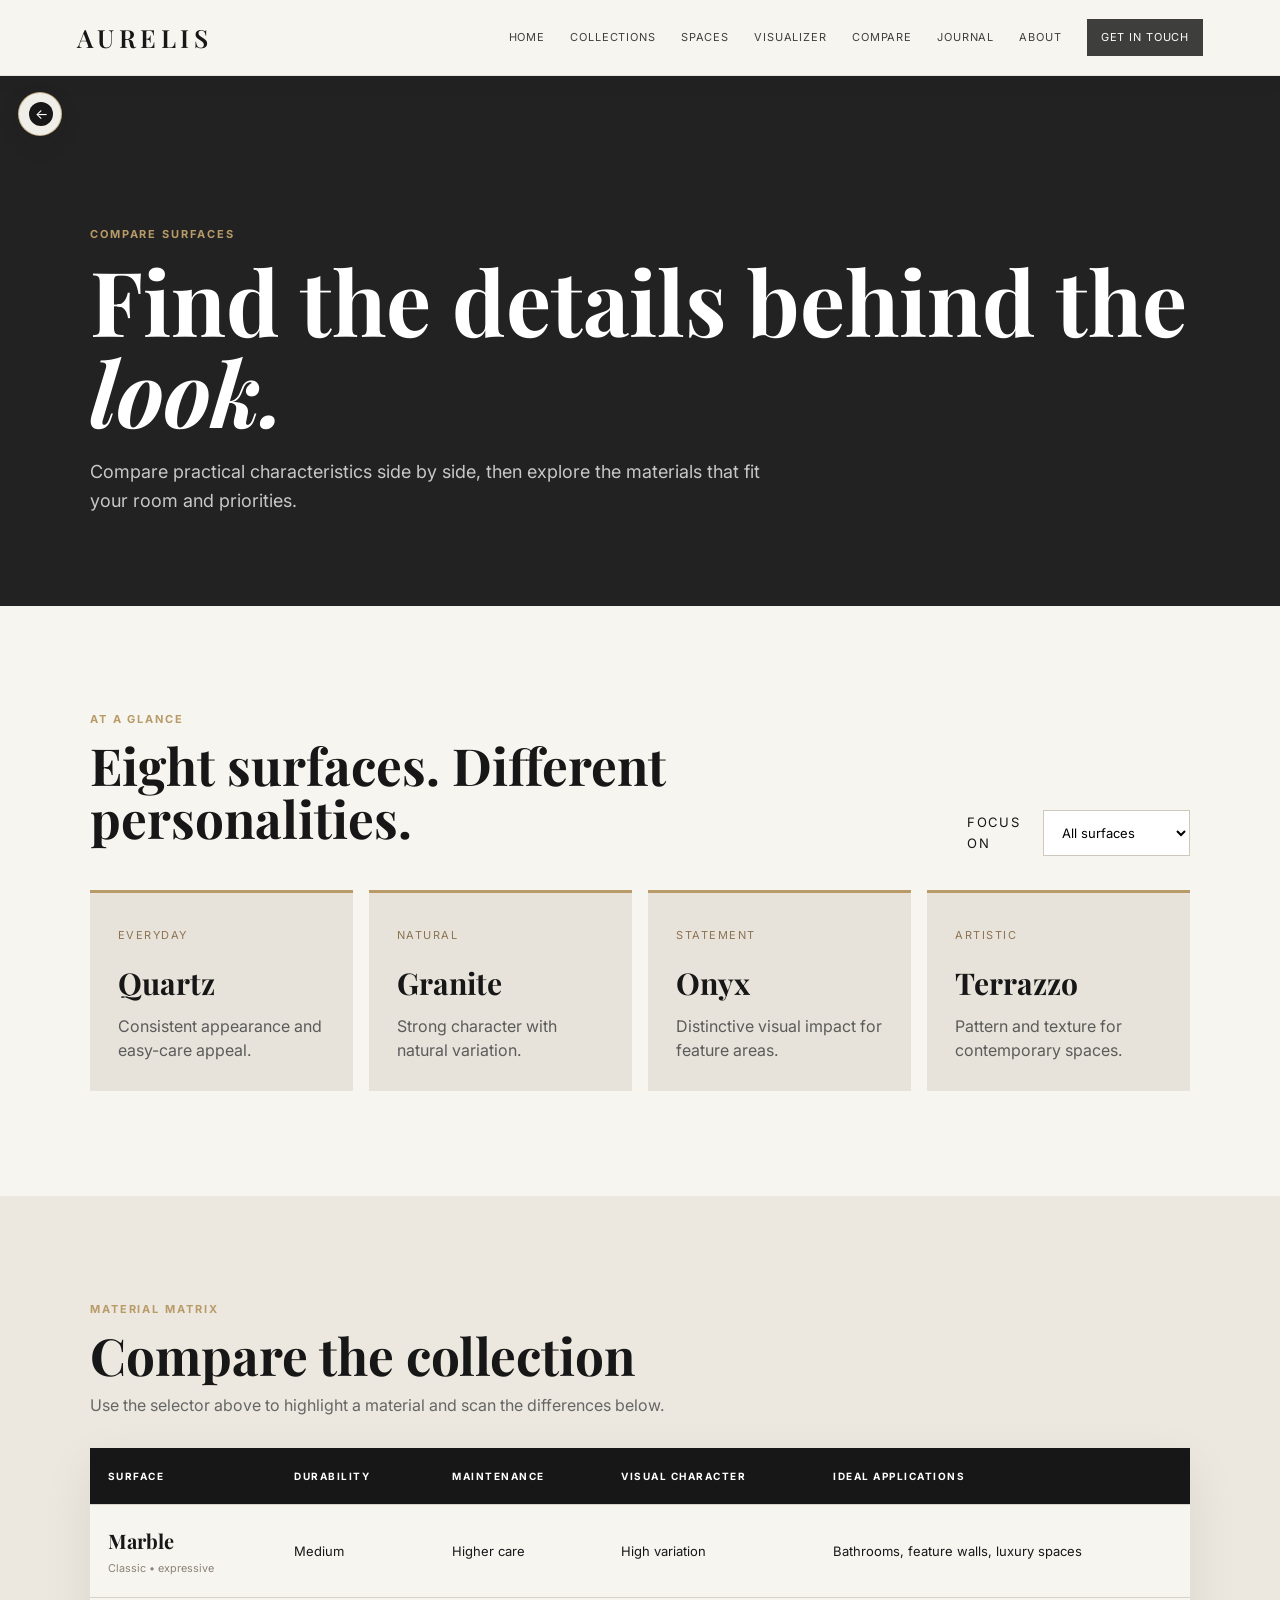
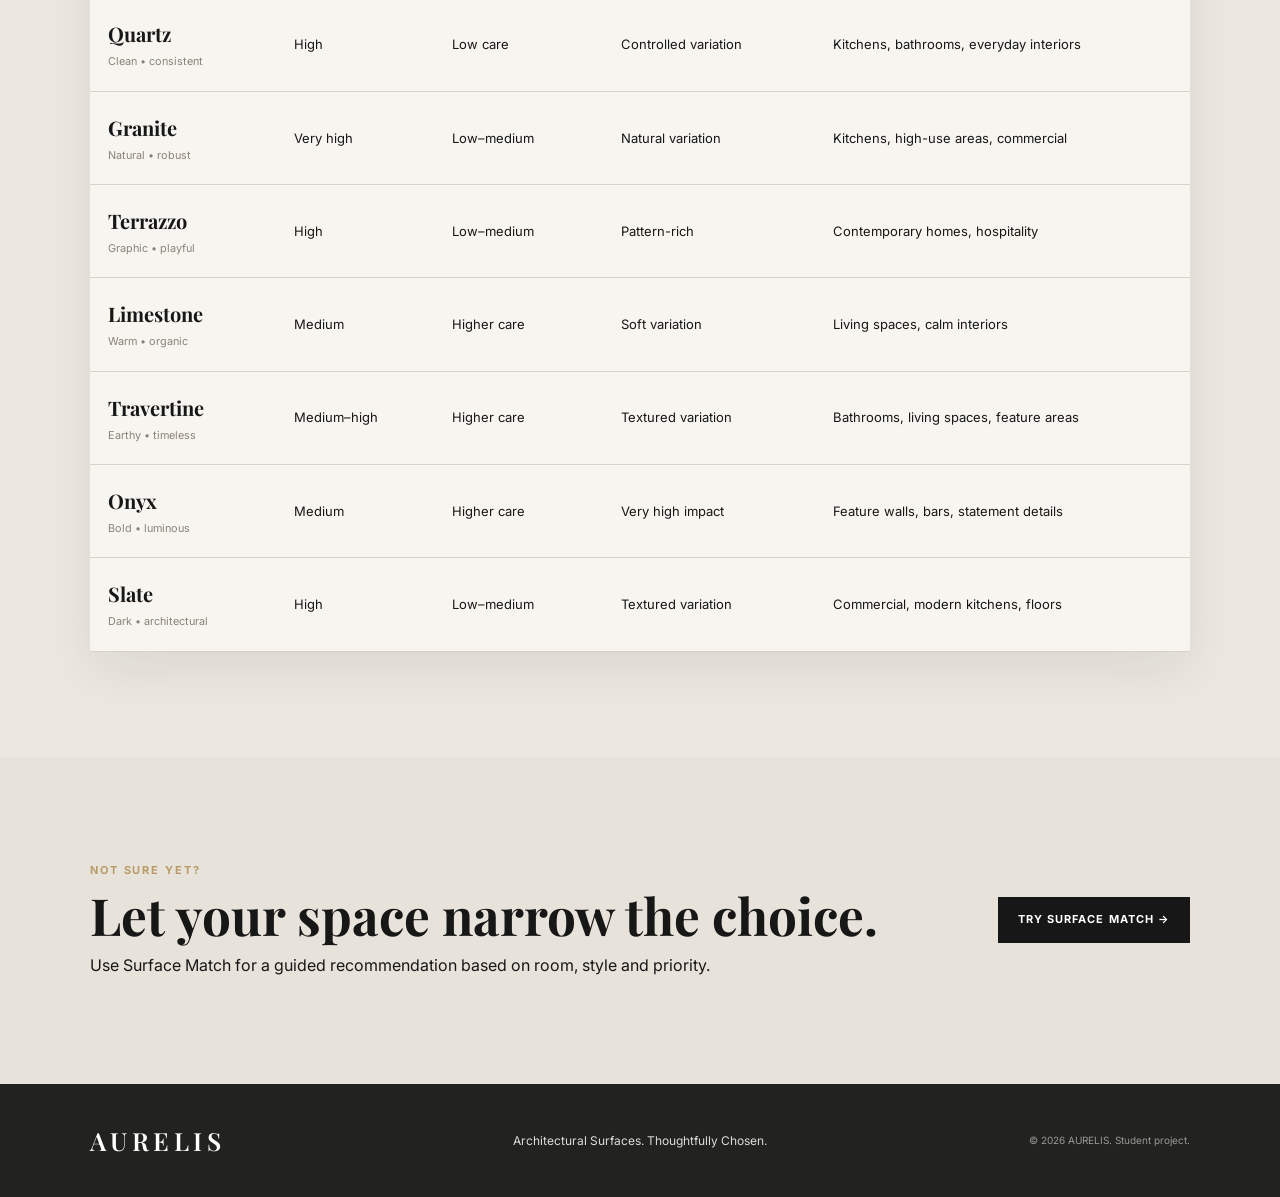
<file: compare.html>
<!DOCTYPE html><html lang="en"><head><meta charset="UTF-8"><meta name="viewport" content="width=device-width, initial-scale=1.0"><meta name="description" content="Compare AURELIS surface materials by durability, maintenance, visual character and ideal applications."><meta name="keywords" content="compare marble quartz granite terrazzo limestone travertine onyx slate"><title>Compare Surfaces | AURELIS</title><link rel="preconnect" href="https://fonts.googleapis.com"><link href="https://fonts.googleapis.com/css2?family=Inter:wght@400;500;600;700&family=Playfair+Display:wght@500;600&display=swap" rel="stylesheet"><link rel="stylesheet" href="styles.css"><!-- Google tag (gtag.js) -->
<script async src="https://www.googletagmanager.com/gtag/js?id=G-WXPBFJR8EJ"></script>
<script>
  window.dataLayer = window.dataLayer || [];
  function gtag(){dataLayer.push(arguments);}
  gtag('js', new Date());
  gtag('config', 'G-WXPBFJR8EJ');
</script></head><body><header class="nav" id="top"><a class="logo" href="index.html">AURELIS</a><button class="menu-btn" id="menuBtn" aria-label="Open menu">☰</button><nav id="mainNav"><a href="index.html">Home</a><a href="collections.html">Collections</a><a href="spaces.html">Spaces</a><a href="visualizer.html">Visualizer</a><a href="compare.html">Compare</a><a href="journal.html">Journal</a><a href="about.html">About</a><a class="nav-cta" href="contact.html">Get in touch</a></nav></header><a class="site-back site-back-fixed" href="index.html" aria-label="Back to Home"><span>←</span><em>Back to Home</em></a><main><section class="page-hero section-dark"><p class="eyebrow">COMPARE SURFACES</p><h1>Find the details behind the <em>look.</em></h1><p>Compare practical characteristics side by side, then explore the materials that fit your room and priorities.</p></section><section class="section comparison-overview"><div class="compare-heading"><div><p class="eyebrow">AT A GLANCE</p><h2>Eight surfaces. Different personalities.</h2></div><label class="compare-picker">Focus on <select id="compareSelect"><option value="all">All surfaces</option><option>Marble</option><option>Quartz</option><option>Granite</option><option>Terrazzo</option><option>Limestone</option><option>Travertine</option><option>Onyx</option><option>Slate</option></select></label></div><div class="compare-cards"><div class="compare-mini"><span>EVERYDAY</span><strong>Quartz</strong><p>Consistent appearance and easy-care appeal.</p></div><div class="compare-mini"><span>NATURAL</span><strong>Granite</strong><p>Strong character with natural variation.</p></div><div class="compare-mini"><span>STATEMENT</span><strong>Onyx</strong><p>Distinctive visual impact for feature areas.</p></div><div class="compare-mini"><span>ARTISTIC</span><strong>Terrazzo</strong><p>Pattern and texture for contemporary spaces.</p></div></div></section><section class="section section-soft"><div class="table-intro"><p class="eyebrow">MATERIAL MATRIX</p><h2>Compare the collection</h2><p>Use the selector above to highlight a material and scan the differences below.</p></div><div class="table-wrap comparison-table-wrap"><table id="compareTable"><thead><tr><th>Surface</th><th>Durability</th><th>Maintenance</th><th>Visual character</th><th>Ideal applications</th></tr></thead><tbody><tr data-name="Marble"><td><strong>Marble</strong><small>Classic • expressive</small></td><td>Medium</td><td>Higher care</td><td>High variation</td><td>Bathrooms, feature walls, luxury spaces</td></tr><tr data-name="Quartz"><td><strong>Quartz</strong><small>Clean • consistent</small></td><td>High</td><td>Low care</td><td>Controlled variation</td><td>Kitchens, bathrooms, everyday interiors</td></tr><tr data-name="Granite"><td><strong>Granite</strong><small>Natural • robust</small></td><td>Very high</td><td>Low–medium</td><td>Natural variation</td><td>Kitchens, high-use areas, commercial</td></tr><tr data-name="Terrazzo"><td><strong>Terrazzo</strong><small>Graphic • playful</small></td><td>High</td><td>Low–medium</td><td>Pattern-rich</td><td>Contemporary homes, hospitality</td></tr><tr data-name="Limestone"><td><strong>Limestone</strong><small>Warm • organic</small></td><td>Medium</td><td>Higher care</td><td>Soft variation</td><td>Living spaces, calm interiors</td></tr><tr data-name="Travertine"><td><strong>Travertine</strong><small>Earthy • timeless</small></td><td>Medium–high</td><td>Higher care</td><td>Textured variation</td><td>Bathrooms, living spaces, feature areas</td></tr><tr data-name="Onyx"><td><strong>Onyx</strong><small>Bold • luminous</small></td><td>Medium</td><td>Higher care</td><td>Very high impact</td><td>Feature walls, bars, statement details</td></tr><tr data-name="Slate"><td><strong>Slate</strong><small>Dark • architectural</small></td><td>High</td><td>Low–medium</td><td>Textured variation</td><td>Commercial, modern kitchens, floors</td></tr></tbody></table></div></section><section class="compare-cta section"><div><p class="eyebrow">NOT SURE YET?</p><h2>Let your space narrow the choice.</h2><p>Use Surface Match for a guided recommendation based on room, style and priority.</p></div><a class="btn btn-dark" href="index.html#surface-match">Try Surface Match →</a></section></main><footer><div class="logo">AURELIS</div><p>Architectural Surfaces. Thoughtfully Chosen.</p><small>© 2026 AURELIS. Student project.</small></footer><script src="script.js"></script></body></html>
</file>
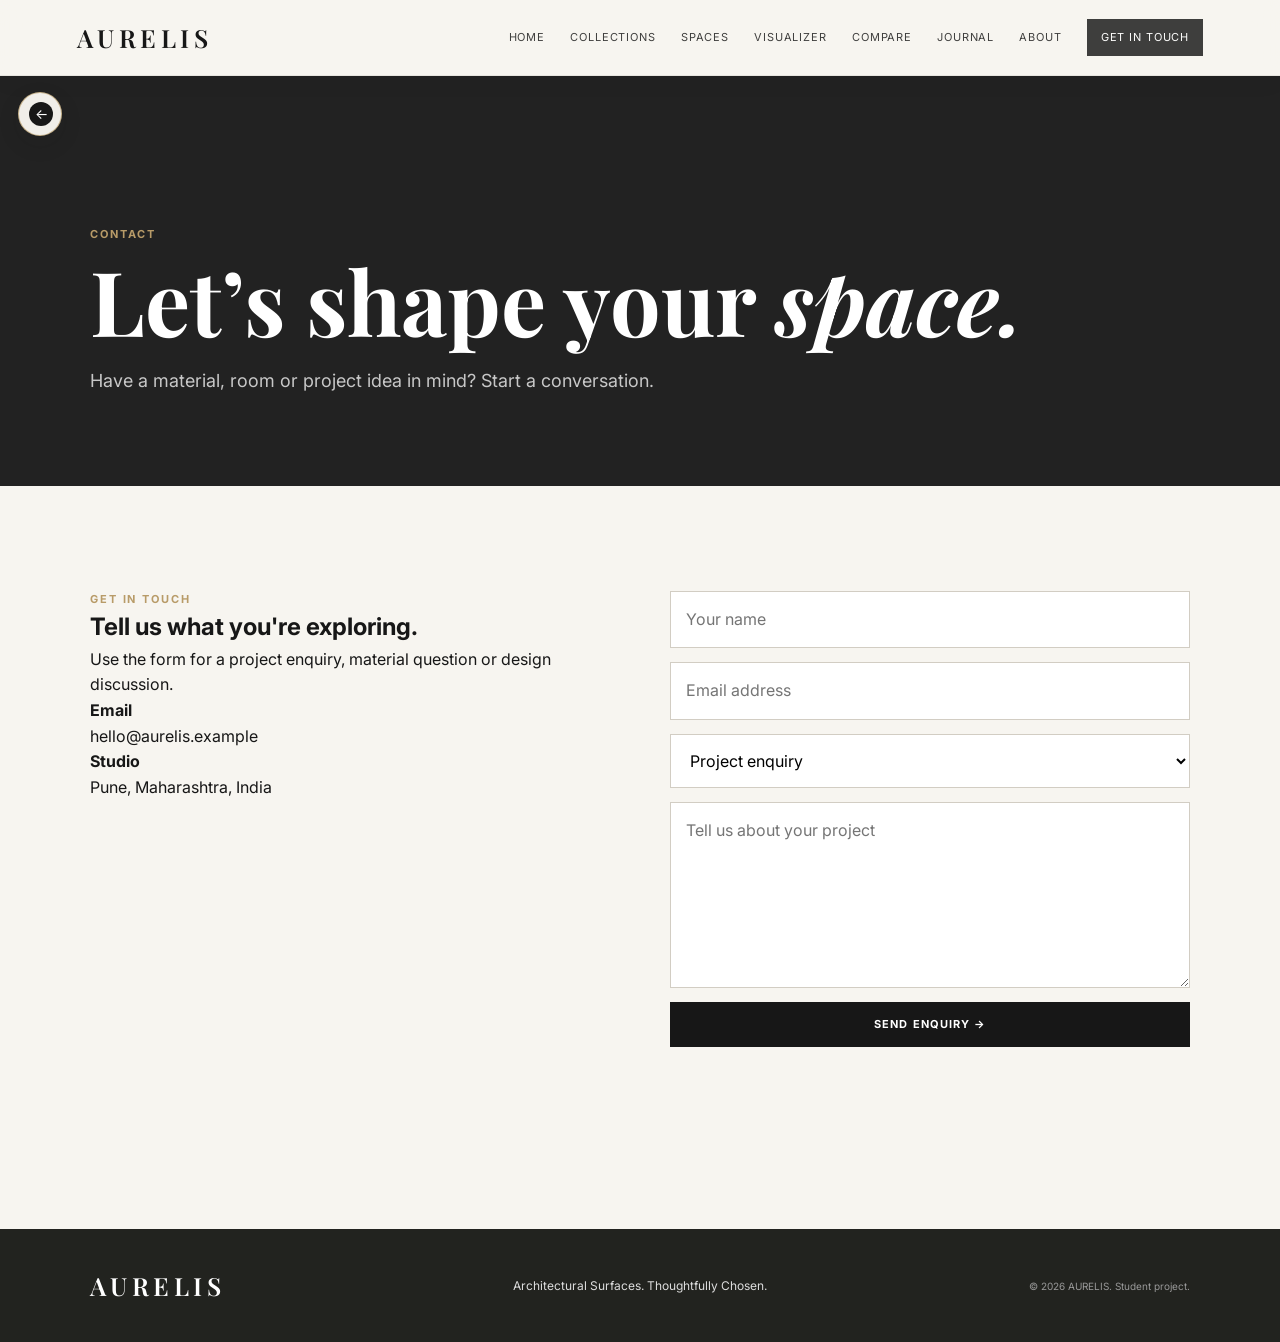
<file: contact.html>
<!DOCTYPE html><html lang="en"><head><meta charset="UTF-8"><meta name="viewport" content="width=device-width, initial-scale=1.0"><meta name="description" content="AURELIS — architectural surfaces thoughtfully chosen for modern spaces."><meta name="keywords" content="architectural surfaces, marble, quartz, granite, terrazzo, interior design, surface visualizer"><title>Contact | AURELIS</title><link rel="preconnect" href="https://fonts.googleapis.com"><link rel="preconnect" href="https://fonts.gstatic.com" crossorigin><link href="https://fonts.googleapis.com/css2?family=Inter:wght@400;500;600;700&family=Playfair+Display:wght@500;600&display=swap" rel="stylesheet"><link rel="stylesheet" href="styles.css"><!-- Google tag (gtag.js) -->
<script async src="https://www.googletagmanager.com/gtag/js?id=G-WXPBFJR8EJ"></script>
<script>
  window.dataLayer = window.dataLayer || [];
  function gtag(){dataLayer.push(arguments);}
  gtag('js', new Date());
  gtag('config', 'G-WXPBFJR8EJ');
</script></head><body><header class="nav" id="top"><a class="logo" href="index.html">AURELIS</a><button class="menu-btn" id="menuBtn" aria-label="Open menu">☰</button><nav id="mainNav"><a href="index.html">Home</a><a href="collections.html">Collections</a><a href="spaces.html">Spaces</a><a href="visualizer.html">Visualizer</a><a href="compare.html">Compare</a><a href="journal.html">Journal</a><a href="about.html">About</a><a class="nav-cta" href="contact.html">Get in touch</a></nav></header><a class="site-back site-back-fixed" href="index.html" aria-label="Back to Home"><span>←</span><em>Back to Home</em></a><main><section class="page-hero section-dark"><p class="eyebrow">CONTACT</p><h1>Let’s shape your <em>space.</em></h1><p>Have a material, room or project idea in mind? Start a conversation.</p></section><section class="section"><div class="contact-grid"><div><p class="eyebrow">GET IN TOUCH</p><h2>Tell us what you're exploring.</h2><p>Use the form for a project enquiry, material question or design discussion.</p><p><strong>Email</strong><br>hello@aurelis.example</p><p><strong>Studio</strong><br>Pune, Maharashtra, India</p></div><form class="contact-form" onsubmit="event.preventDefault();document.getElementById('contactMessage').textContent='Thanks — your enquiry has been recorded for this demo.'"><input required placeholder="Your name"><input type="email" required placeholder="Email address"><select><option>Project enquiry</option><option>Material question</option><option>Visualizer feedback</option></select><textarea rows="6" placeholder="Tell us about your project"></textarea><button class="btn btn-dark">Send enquiry →</button><p id="contactMessage" class="quiz-result"></p></form></div></section></main><footer><div class="logo">AURELIS</div><p>Architectural Surfaces. Thoughtfully Chosen.</p><small>© 2026 AURELIS. Student project.</small></footer><script src="script.js"></script></body></html>
</file>
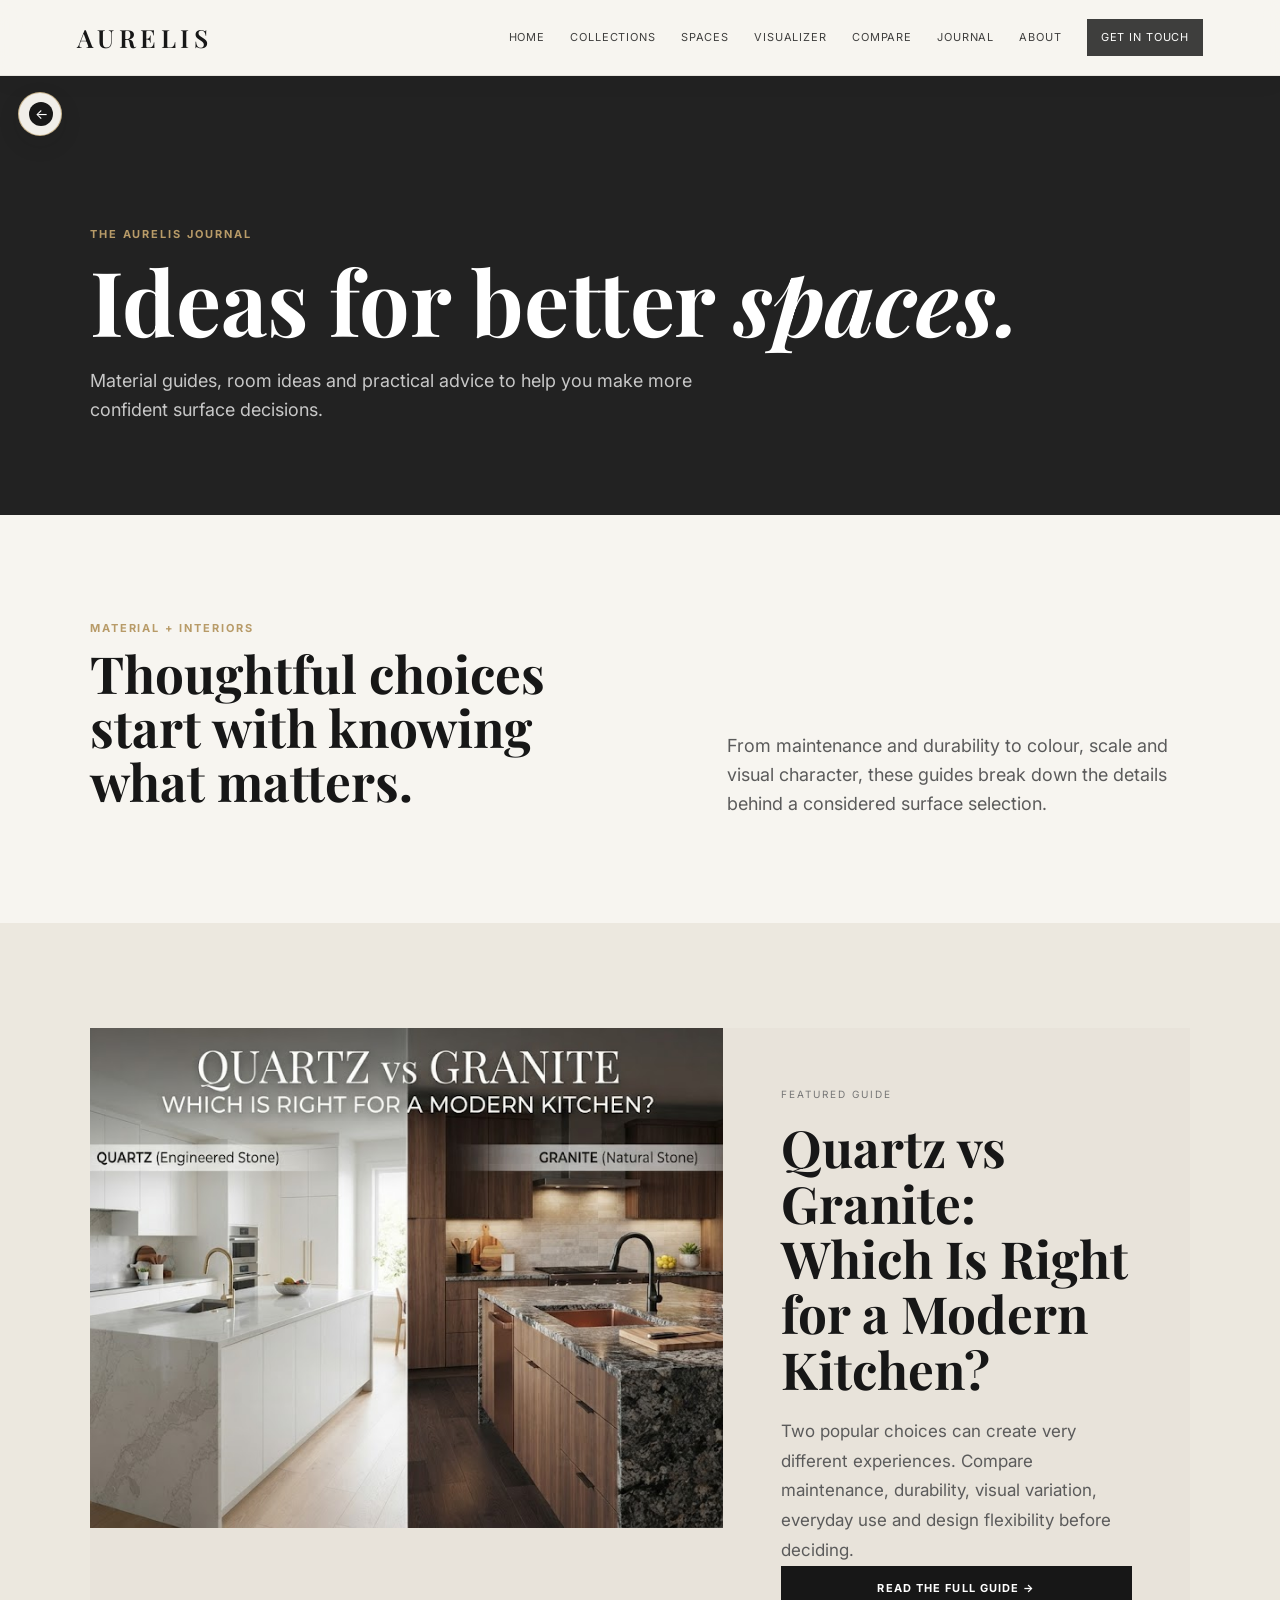
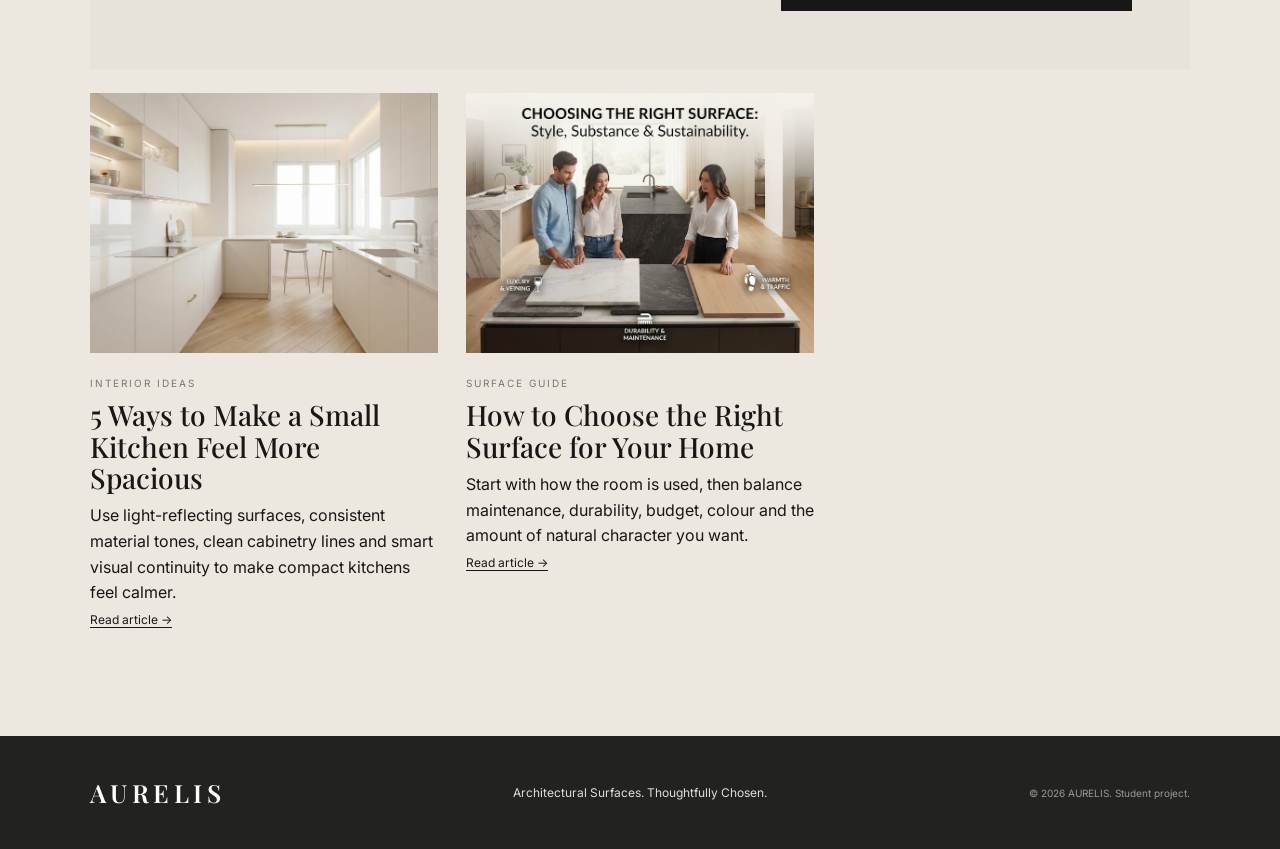
<file: journal.html>
<!DOCTYPE html><html lang="en"><head><meta charset="UTF-8"><meta name="viewport" content="width=device-width, initial-scale=1.0"><meta name="description" content="AURELIS Journal — practical guides on stone surfaces, kitchens and interior design."><meta name="keywords" content="quartz vs granite, kitchen surfaces, marble, interior design, surface care"><title>Journal | AURELIS</title><link rel="preconnect" href="https://fonts.googleapis.com"><link rel="preconnect" href="https://fonts.googleapis.com"><link href="https://fonts.googleapis.com/css2?family=Inter:wght@400;500;600;700&family=Playfair+Display:wght@500;600&display=swap" rel="stylesheet"><link rel="stylesheet" href="styles.css"><!-- Google tag (gtag.js) -->
<script async src="https://www.googletagmanager.com/gtag/js?id=G-WXPBFJR8EJ"></script>
<script>
  window.dataLayer = window.dataLayer || [];
  function gtag(){dataLayer.push(arguments);}
  gtag('js', new Date());
  gtag('config', 'G-WXPBFJR8EJ');
</script></head><body><header class="nav" id="top"><a class="logo" href="index.html">AURELIS</a><button class="menu-btn" id="menuBtn" aria-label="Open menu">☰</button><nav id="mainNav"><a href="index.html">Home</a><a href="collections.html">Collections</a><a href="spaces.html">Spaces</a><a href="visualizer.html">Visualizer</a><a href="compare.html">Compare</a><a href="journal.html">Journal</a><a href="about.html">About</a><a class="nav-cta" href="contact.html">Get in touch</a></nav></header><a class="site-back site-back-fixed" href="index.html" aria-label="Back to Home"><span>←</span><em>Back to Home</em></a><main><section class="page-hero section-dark"><p class="eyebrow">THE AURELIS JOURNAL</p><h1>Ideas for better <em>spaces.</em></h1><p>Material guides, room ideas and practical advice to help you make more confident surface decisions.</p></section><section class="journal-intro section"><div><p class="eyebrow">MATERIAL + INTERIORS</p><h2>Thoughtful choices start with knowing what matters.</h2></div><p>From maintenance and durability to colour, scale and visual character, these guides break down the details behind a considered surface selection.</p></section><section class="section section-soft"><div class="journal-feature"><div class="post-img post-one"></div><div class="journal-feature-copy"><p class="post-tag">FEATURED GUIDE</p><h2>Quartz vs Granite: Which Is Right for a Modern Kitchen?</h2><p>Two popular choices can create very different experiences. Compare maintenance, durability, visual variation, everyday use and design flexibility before deciding.</p><a class="btn btn-dark" href="article-quartz.html">Read the full guide →</a></div></div><div class="journal-grid journal-grid-rich"><article class="post journal-card" data-article="small-kitchen"><div class="post-img post-two"></div><p class="post-tag">INTERIOR IDEAS</p><h3>5 Ways to Make a Small Kitchen Feel More Spacious</h3><p>Use light-reflecting surfaces, consistent material tones, clean cabinetry lines and smart visual continuity to make compact kitchens feel calmer.</p><a class="text-link" href="article-small-kitchen.html">Read article →</a></article><article class="post journal-card" data-article="choose-surface"><div class="post-img post-three"></div><p class="post-tag">SURFACE GUIDE</p><h3>How to Choose the Right Surface for Your Home</h3><p>Start with how the room is used, then balance maintenance, durability, budget, colour and the amount of natural character you want.</p><a class="text-link" href="article-choose-surface.html">Read article →</a></article></div></section></main><footer><div class="logo">AURELIS</div><p>Architectural Surfaces. Thoughtfully Chosen.</p><small>© 2026 AURELIS. Student project.</small></footer><script src="script.js"></script></body></html>
</file>
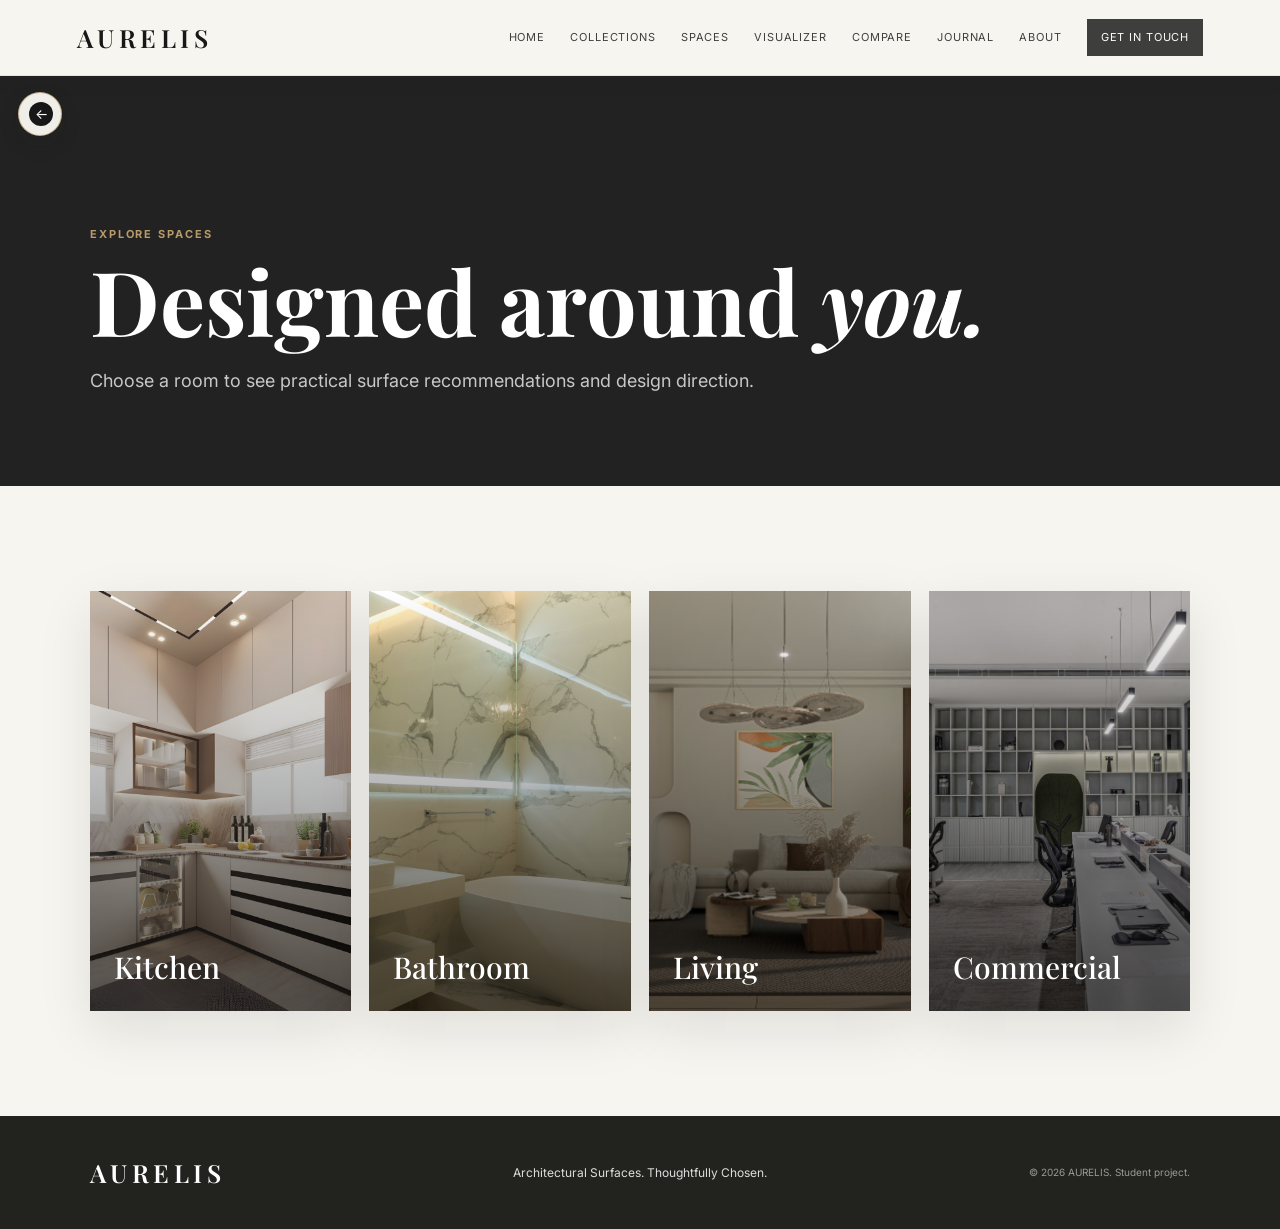
<file: spaces.html>
<!DOCTYPE html><html lang="en"><head><meta charset="UTF-8"><meta name="viewport" content="width=device-width, initial-scale=1.0"><meta name="description" content="AURELIS — architectural surfaces thoughtfully chosen for modern spaces."><meta name="keywords" content="architectural surfaces, marble, quartz, granite, terrazzo, interior design, surface visualizer"><title>Spaces | AURELIS</title><link rel="preconnect" href="https://fonts.googleapis.com"><link rel="preconnect" href="https://fonts.gstatic.com" crossorigin><link href="https://fonts.googleapis.com/css2?family=Inter:wght@400;500;600;700&family=Playfair+Display:wght@500;600&display=swap" rel="stylesheet"><link rel="stylesheet" href="styles.css"><!-- Google tag (gtag.js) -->
<script async src="https://www.googletagmanager.com/gtag/js?id=G-WXPBFJR8EJ"></script>
<script>
  window.dataLayer = window.dataLayer || [];
  function gtag(){dataLayer.push(arguments);}
  gtag('js', new Date());
  gtag('config', 'G-WXPBFJR8EJ');
</script></head><body><header class="nav" id="top"><a class="logo" href="index.html">AURELIS</a><button class="menu-btn" id="menuBtn" aria-label="Open menu">☰</button><nav id="mainNav"><a href="index.html">Home</a><a href="collections.html">Collections</a><a href="spaces.html">Spaces</a><a href="visualizer.html">Visualizer</a><a href="compare.html">Compare</a><a href="journal.html">Journal</a><a href="about.html">About</a><a class="nav-cta" href="contact.html">Get in touch</a></nav></header><a class="site-back site-back-fixed" href="index.html" aria-label="Back to Home"><span>←</span><em>Back to Home</em></a><main><section class="page-hero section-dark"><p class="eyebrow">EXPLORE SPACES</p><h1>Designed around <em>you.</em></h1><p>Choose a room to see practical surface recommendations and design direction.</p></section><section class="section"><div class="space-grid"><button class="space-card kitchen" data-room="kitchen"><span>Kitchen</span></button><button class="space-card bath" data-room="bathroom"><span>Bathroom</span></button><button class="space-card living" data-room="living"><span>Living</span></button><button class="space-card commercial" data-room="commercial"><span>Commercial</span></button></div></section><div class="modal" id="spaceModal" aria-hidden="true"><div class="modal-backdrop" data-close-space></div><div class="space-interface" role="dialog"><button class="modal-close" data-close-space>×</button><div class="space-interface-image" id="spaceInterfaceImage"></div><div class="space-interface-content"><p class="eyebrow">SPACE GUIDE</p><h2 id="spaceInterfaceTitle"></h2><p id="spaceInterfaceIntro"></p><div class="space-interface-grid"><div><small>RECOMMENDED SURFACES</small><div class="space-surface-list" id="spaceSurfaceList"></div></div><div><small>DESIGN PRIORITY</small><strong id="spaceInterfacePriority"></strong><p id="spaceInterfaceTip"></p></div></div><div class="space-interface-actions"><a class="btn btn-dark" id="spaceVisualizerBtn" href="visualizer.html">Open Room Visualizer →</a></div></div></div></div></main><footer><div class="logo">AURELIS</div><p>Architectural Surfaces. Thoughtfully Chosen.</p><small>© 2026 AURELIS. Student project.</small></footer><script src="script.js"></script></body></html>
</file>
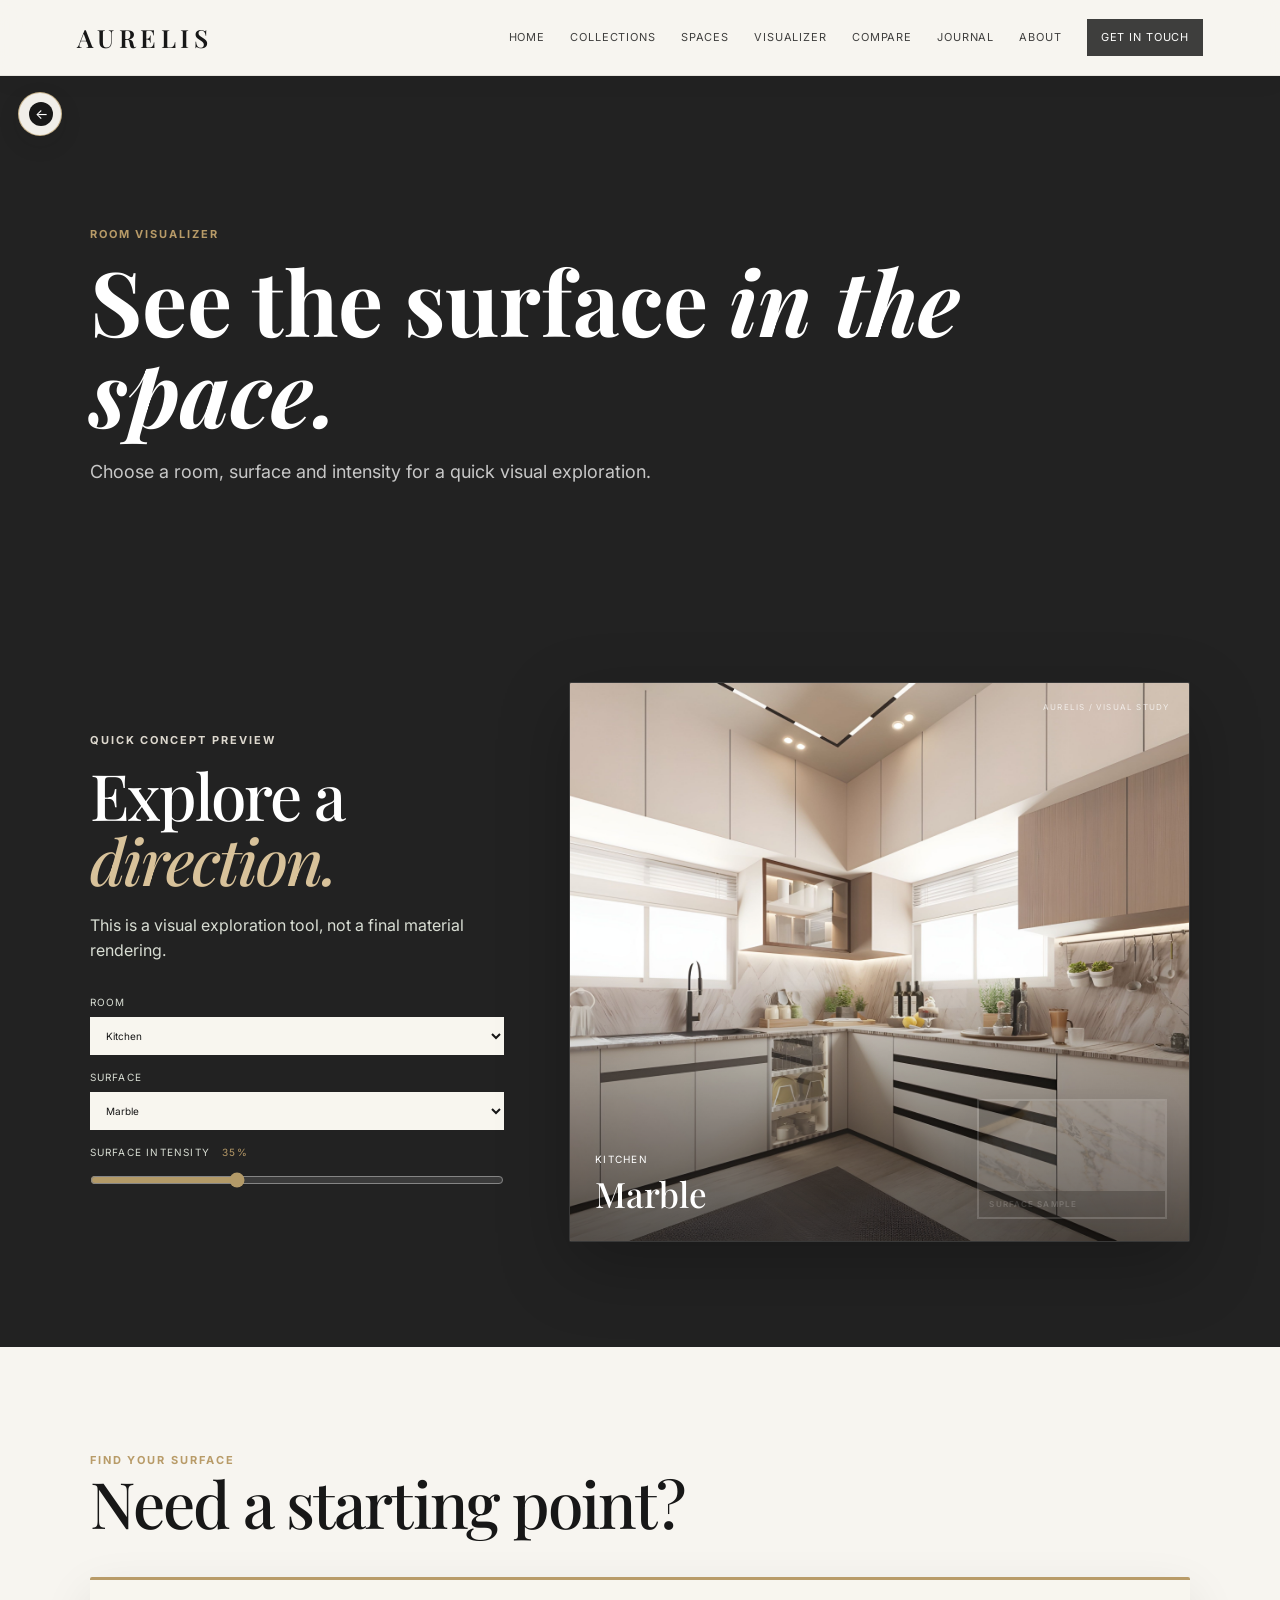
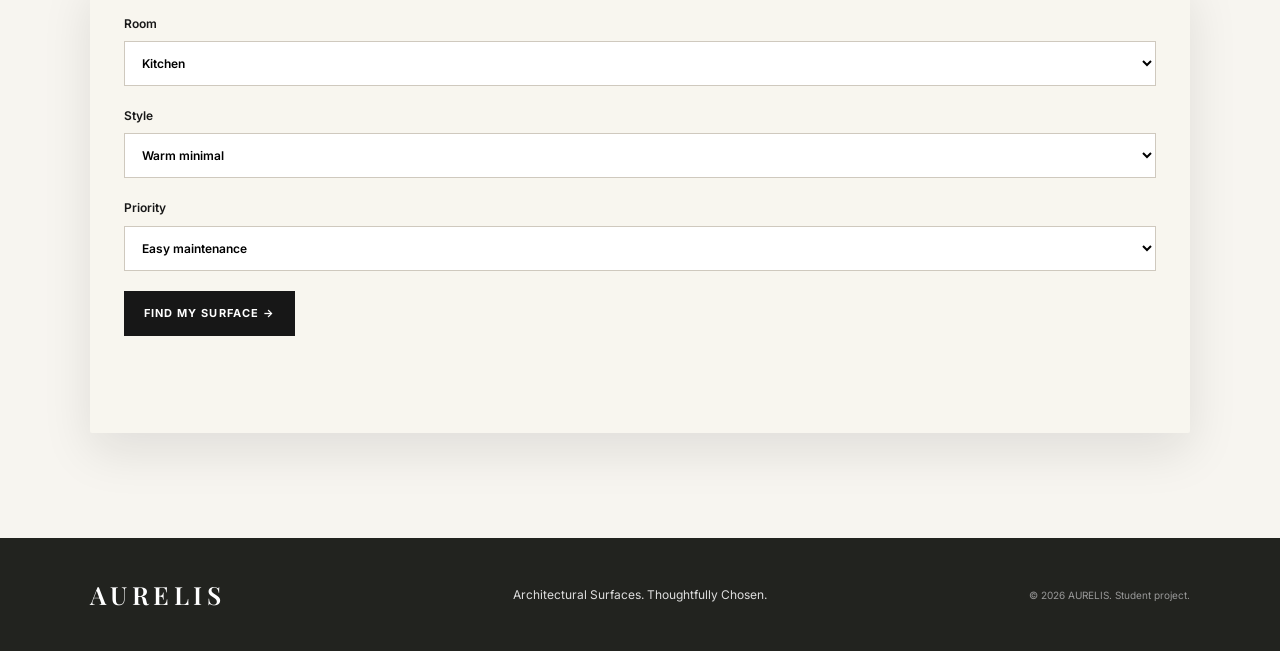
<file: visualizer.html>
<!DOCTYPE html><html lang="en"><head><meta charset="UTF-8"><meta name="viewport" content="width=device-width, initial-scale=1.0"><meta name="description" content="AURELIS — architectural surfaces thoughtfully chosen for modern spaces."><meta name="keywords" content="architectural surfaces, marble, quartz, granite, terrazzo, interior design, surface visualizer"><title>Visualizer | AURELIS</title><link rel="preconnect" href="https://fonts.googleapis.com"><link rel="preconnect" href="https://fonts.gstatic.com" crossorigin><link href="https://fonts.googleapis.com/css2?family=Inter:wght@400;500;600;700&family=Playfair+Display:wght@500;600&display=swap" rel="stylesheet"><link rel="stylesheet" href="styles.css"><!-- Google tag (gtag.js) -->
<script async src="https://www.googletagmanager.com/gtag/js?id=G-WXPBFJR8EJ"></script>
<script>
  window.dataLayer = window.dataLayer || [];
  function gtag(){dataLayer.push(arguments);}
  gtag('js', new Date());
  gtag('config', 'G-WXPBFJR8EJ');
</script></head><body><header class="nav" id="top"><a class="logo" href="index.html">AURELIS</a><button class="menu-btn" id="menuBtn" aria-label="Open menu">☰</button><nav id="mainNav"><a href="index.html">Home</a><a href="collections.html">Collections</a><a href="spaces.html">Spaces</a><a href="visualizer.html">Visualizer</a><a href="compare.html">Compare</a><a href="journal.html">Journal</a><a href="about.html">About</a><a class="nav-cta" href="contact.html">Get in touch</a></nav></header><a class="site-back site-back-fixed" href="index.html" aria-label="Back to Home"><span>←</span><em>Back to Home</em></a><main><section class="page-hero section-dark"><p class="eyebrow">ROOM VISUALIZER</p><h1>See the surface <em>in the space.</em></h1><p id="visualizerIntro">Choose a room, surface and intensity for a quick visual exploration.</p></section><section class="visualizer section-dark reveal"><div class="visualizer-copy"><p class="eyebrow">QUICK CONCEPT PREVIEW</p><h2>Explore a <em>direction.</em></h2><p>This is a visual exploration tool, not a final material rendering.</p><div class="visual-controls"><label id="roomControl">Room<select id="visualRoom"><option value="kitchen">Kitchen</option><option value="bathroom">Bathroom</option><option value="living">Living</option><option value="commercial">Commercial</option></select></label><label>Surface<select id="visualSurface"><option value="marble">Marble</option><option value="quartz">Quartz</option><option value="granite">Granite</option><option value="terrazzo">Terrazzo</option><option value="limestone">Limestone</option><option value="travertine">Travertine</option><option value="onyx">Onyx</option><option value="slate">Slate</option></select></label><label>Surface intensity <output id="intensityValue">35%</output><input id="visualIntensity" type="range" min="0" max="100" value="35"></label></div></div><div class="visualizer-stage" id="visualizerStage"><div class="room-photo" id="roomPhoto"></div><div class="surface-layer" id="surfaceLayer"></div><div class="visual-label"><span id="visualRoomName">Kitchen</span><strong id="visualSurfaceName">Marble</strong></div></div></section><section class="section"><div class="section-head"><div><p class="eyebrow">FIND YOUR SURFACE</p><h2>Need a starting point?</h2></div></div><div class="quiz-card"><label>Room<select id="room"><option value="kitchen">Kitchen</option><option value="bathroom">Bathroom</option><option value="living">Living</option><option value="commercial">Commercial</option></select></label><label>Style<select id="style"><option value="minimal">Warm minimal</option><option value="luxury">Modern luxe</option><option value="natural">Earthy natural</option><option value="bold">Bold contemporary</option></select></label><label>Priority<select id="priority"><option value="maintenance">Easy maintenance</option><option value="durability">Durability</option><option value="look">Visual impact</option></select></label><button class="btn btn-dark" id="recommendBtn">Find my surface →</button><div id="result" class="quiz-result"></div></div></section></main><footer><div class="logo">AURELIS</div><p>Architectural Surfaces. Thoughtfully Chosen.</p><small>© 2026 AURELIS. Student project.</small></footer><script src="script.js"></script></body></html>
</file>
<file: styles.css>
*{box-sizing:border-box;margin:0;padding:0}

:root{
  --ivory:#f7f5f0;
  --charcoal:#171717;
  --stone:#e8e3da;
  --olive:#8c7353;
  --gold:#b89b68;
  --white:#fffdf8;
  --shadow:0 18px 50px rgba(23,23,23,.10)
}

html{scroll-behavior:smooth}

body{
  font-family:"Inter",sans-serif;
  background:var(--ivory);
  color:var(--charcoal);
  line-height:1.6;
  overflow-x:hidden
}

body.modal-open{overflow:hidden}

a{text-decoration:none;color:inherit}

button,input,select{font:inherit}

button{cursor:pointer;border:0}


/* =========================
   NAVIGATION
========================= */

.nav{
  position:sticky;
  top:0;
  z-index:50;
  height:76px;
  padding:0 6vw;
  display:flex;
  align-items:center;
  justify-content:space-between;
  background:rgba(247,245,240,.94);
  backdrop-filter:blur(14px);
  border-bottom:1px solid rgba(37,37,34,.08)
}

.logo{
  font:600 25px "Playfair Display",serif;
  letter-spacing:.18em
}

.nav nav{
  display:flex;
  align-items:center;
  gap:25px;
  font-size:11px;
  text-transform:uppercase;
  letter-spacing:.08em
}

.nav nav a{
  opacity:.82;
  transition:.25s
}

.nav nav a:hover{
  opacity:1;
  color:var(--gold)
}

.nav-cta{
  padding:10px 14px;
  background:var(--charcoal);
  color:#fff!important;
  opacity:1
}

.menu-btn{
  display:none;
  background:transparent;
  font-size:25px
}


/* =========================
   HERO
========================= */

.hero{
  min-height:82vh;
  position:relative;
  display:grid;
  align-items:center;
  padding:8vw 7vw;
  overflow:hidden;
  background:
    linear-gradient(90deg,rgba(30,30,27,.78),rgba(30,30,27,.20)),
    url("images/hero.jpg") center/cover no-repeat;
  color:#fff
}

.hero-overlay{
  position:absolute;
  inset:0;
  background:linear-gradient(90deg,rgba(20,20,18,.38),transparent 70%);
  pointer-events:none
}

.hero-content{
  position:relative;
  z-index:1;
  max-width:760px
}

.eyebrow{
  font-size:11px;
  font-weight:700;
  letter-spacing:.18em;
  text-transform:uppercase;
  color:var(--gold)
}

.hero .eyebrow{color:#e8dfce}

.hero h1{
  font:500 clamp(54px,8vw,112px)/.9 "Playfair Display",serif;
  letter-spacing:-.04em;
  margin:16px 0 25px
}

.hero h1 em,
.visualizer h2 em,
.match h2 em{
  font-weight:500;
  color:#d8c29a
}

.hero-copy{
  max-width:570px;
  font-size:16px;
  color:#eee9df;
  margin-bottom:30px
}

.hero-note{
  position:absolute;
  right:7vw;
  bottom:35px;
  font-size:10px;
  letter-spacing:.14em;
  text-transform:uppercase;
  opacity:.75
}


/* =========================
   BUTTONS
========================= */

.btn{
  display:inline-flex;
  align-items:center;
  justify-content:center;
  gap:14px;
  padding:14px 20px;
  font-size:11px;
  text-transform:uppercase;
  letter-spacing:.1em;
  font-weight:700;
  transition:.25s
}

.btn:hover{
  transform:translateY(-2px);
  box-shadow:0 12px 28px rgba(37,37,34,.15)
}

.btn-dark{
  background:var(--charcoal);
  color:#fff
}

.btn-light{
  background:#fff;
  color:var(--charcoal)
}


/* =========================
   SECTIONS
========================= */

.section{
  padding:105px 7vw;
  scroll-margin-top:76px
}

.section-soft{background:#ece8df}

.section-dark{
  background:#222222;
  color:white;
  padding:105px 7vw;
  scroll-margin-top:76px
}

.section-head{
  display:flex;
  justify-content:space-between;
  gap:50px;
  align-items:end;
  margin-bottom:42px
}

.section-head h2,
.match h2,
.visualizer h2,
.calculator h2,
.about h2,
.cta h2{
  font:500 clamp(38px,5vw,65px)/1.02 "Playfair Display",serif;
  letter-spacing:-.03em
}

.section-head>p{
  max-width:470px;
  color:#666
}


/* =========================
   FILTERS
========================= */

.filter-row{
  display:flex;
  gap:9px;
  flex-wrap:wrap;
  margin-bottom:22px
}

.filter-btn{
  padding:10px 16px;
  border:1px solid #c9c2b6;
  background:transparent;
  font-size:10px;
  text-transform:uppercase;
  letter-spacing:.12em
}

.filter-btn.active,
.filter-btn:hover{
  background:var(--charcoal);
  color:#fff;
  border-color:var(--charcoal)
}


/* =========================
   COLLECTIONS
========================= */

.collection-grid{
  display:grid;
  grid-template-columns:repeat(4,1fr);
  gap:12px
}

.material-card{
  min-height:420px;
  padding:25px;
  display:flex;
  flex-direction:column;
  justify-content:flex-end;
  color:#fff;
  position:relative;
  overflow:hidden;
  background-size:cover;
  background-position:center;
  box-shadow:var(--shadow);
  transition:.4s
}

.material-card:before{
  content:"";
  position:absolute;
  inset:0;
  background:linear-gradient(
    0deg,
    rgba(0,0,0,.72),
    rgba(0,0,0,.04) 65%
  )
}

.material-card>*{
  position:relative;
  z-index:1
}

.material-card:hover{
  transform:translateY(-8px)
}

.material-card>span{
  position:absolute;
  top:24px;
  right:24px;
  font-size:11px
}

.material-card h3{
  font:500 39px "Playfair Display",serif
}

.material-card p{
  font-size:12px;
  opacity:.9
}

.card-action{
  margin-top:13px;
  align-self:flex-start;
  background:rgba(255,255,255,.13);
  border:1px solid rgba(255,255,255,.38);
  color:#fff;
  padding:9px 12px;
  font-size:10px;
  text-transform:uppercase;
  letter-spacing:.08em
}

.hidden-card{display:none}


/* =========================
   ALL SURFACE IMAGES
========================= */

.marble{
  background-image:url("images/marble.jpg");
  background-size:cover;
  background-position:center
}

.quartz{
  background-image:url("images/quartz.jpg");
  background-size:cover;
  background-position:center
}

.granite{
  background-image:url("images/granite.jpg");
  background-size:cover;
  background-position:center
}

.terrazzo{
  background-image:url("images/terrazzo.jpg");
  background-size:cover;
  background-position:center
}

.limestone{
  background-image:url("images/limestone.jpg");
  background-size:cover;
  background-position:center
}

.travertine{
  background-image:url("images/travertine.jpg");
  background-size:cover;
  background-position:center
}

.onyx{
  background-image:url("images/onyx.jpg");
  background-size:cover;
  background-position:center
}

.slate{
  background-image:url("images/slate.jpg");
  background-size:cover;
  background-position:center
}


/* =========================
   SPACES
========================= */

.space-grid{
  display:grid;
  grid-template-columns:repeat(4,1fr);
  gap:12px
}

.space-card{
  height:420px;
  border:0;
  width:100%;
  text-align:left;
  cursor:pointer;
  padding:25px;
  display:flex;
  align-items:flex-end;
  color:#fff;
  font:500 30px "Playfair Display",serif;
  background-size:cover;
  background-position:center;
  position:relative;
  box-shadow:var(--shadow);
  transition:.4s
}

.space-card:after{
  content:"";
  position:absolute;
  inset:0;
  background:linear-gradient(
    0deg,
    rgba(0,0,0,.65),
    transparent 60%
  )
}

.space-card span{
  position:relative;
  z-index:1
}

.space-card:hover{
  transform:translateY(-7px)
}

.kitchen{
  background-image:url("images/kitchen.jpg");
  background-size:cover;
  background-position:center
}

.bath{
  background-image:url("images/bathroom.jpg");
  background-size:cover;
  background-position:center
}

.living{
  background-image:url("images/living.jpg");
  background-size:cover;
  background-position:center
}

.commercial{
  background-image:url("images/commercial.jpg");
  background-size:cover;
  background-position:center
}


/* =========================
   VISUALIZER
========================= */

.visualizer{
  display:grid;
  grid-template-columns:.8fr 1.2fr;
  gap:65px;
  align-items:center
}

.visualizer-copy>.eyebrow{
  color:#ddd8ce
}

.visualizer-copy h2{
  margin:12px 0 20px
}

.visualizer-copy>p{
  max-width:530px;
  color:#d8ddd3
}

.visual-controls{
  margin-top:30px;
  display:grid;
  gap:14px
}

.visual-controls label{
  font-size:10px;
  text-transform:uppercase;
  letter-spacing:.12em;
  color:#d8ddd3
}

.visual-controls select{
  display:block;
  width:100%;
  margin-top:7px;
  padding:12px;
  background:#f8f6ef;
  color:var(--charcoal);
  border:0
}

.visual-controls input{
  width:100%;
  margin-top:12px;
  accent-color:#b39a68
}

.visualizer-stage{
  height:540px;
  position:relative;
  overflow:hidden;
  background:#222;
  box-shadow:0 24px 70px rgba(0,0,0,.25);
  border-radius:2px;
  border:1px solid rgba(255,255,255,.1)
}

.room-photo{
  position:absolute;
  inset:0;
  background-position:center;
  background-size:cover;
  background-repeat:no-repeat
}

.surface-layer{
  position:absolute;
  right:22px;
  bottom:22px;
  width:190px;
  height:120px;
  background-position:center;
  background-size:cover;
  background-repeat:no-repeat;
  border:2px solid rgba(255,255,255,.9);
  box-shadow:0 12px 30px rgba(0,0,0,.35);
  opacity:1;
  z-index:4;
  overflow:hidden;
  transition:opacity .25s,transform .25s
}

.surface-layer:after{
  content:"SURFACE SAMPLE";
  position:absolute;
  left:0;
  right:0;
  bottom:0;
  padding:8px 10px;
  background:rgba(20,20,18,.75);
  color:#fff;
  font:600 8px Inter,sans-serif;
  letter-spacing:.14em
}

.surface-layer:hover{
  transform:scale(1.025)
}

.visualizer-stage:after{
  content:"";
  position:absolute;
  inset:0;
  pointer-events:none;
  background:linear-gradient(
    180deg,
    transparent 52%,
    rgba(0,0,0,.58)
  )
}

.visualizer-stage:before{
  content:"AURELIS / VISUAL STUDY";
  position:absolute;
  top:18px;
  right:20px;
  z-index:6;
  font-size:8px;
  letter-spacing:.15em;
  color:rgba(255,255,255,.72)
}

.visual-label{
  position:absolute;
  z-index:5;
  left:25px;
  bottom:24px;
  display:flex;
  flex-direction:column;
  text-transform:uppercase;
  letter-spacing:.13em;
  font-size:10px;
  color:#fff
}

.visual-label strong{
  font:500 35px "Playfair Display",serif;
  text-transform:none;
  letter-spacing:0;
  margin-top:3px
}


/* =========================
   SURFACE MATCH
========================= */

.match{
  display:grid;
  grid-template-columns:1fr 1fr;
  gap:90px;
  align-items:center
}

.match p{
  max-width:530px;
  color:#d8ddd3;
  margin-top:20px
}

.quiz-card{
  background:#f8f6ef;
  color:var(--charcoal);
  padding:34px;
  box-shadow:var(--shadow);
  border-top:3px solid var(--gold);
  border-radius:2px
}

.quiz-card label{
  display:block;
  font-size:12px;
  font-weight:600;
  margin-bottom:20px
}

.quiz-card select{
  display:block;
  width:100%;
  margin-top:8px;
  padding:13px;
  border:1px solid #cfc9be;
  background:white
}

.quiz-result{
  min-height:45px;
  margin-top:18px;
  font-family:"Playfair Display",serif;
  font-size:20px
}

.quiz-result span{
  font-family:"Inter",sans-serif;
  font-size:11px;
  color:#666
}


/* =========================
   COMPARISON
========================= */

.compare-select{
  margin-bottom:18px
}

.compare-select label{
  font-size:11px;
  text-transform:uppercase;
  letter-spacing:.1em
}

.compare-select select{
  margin-left:10px;
  padding:10px 12px;
  border:1px solid #c9c2b6;
  background:var(--ivory)
}

.table-wrap{
  overflow-x:auto;
  box-shadow:var(--shadow)
}

table{
  width:100%;
  border-collapse:collapse;
  background:var(--ivory);
  font-size:13px
}

th,td{
  text-align:left;
  padding:18px;
  border-bottom:1px solid #d8d2c8
}

th{
  font-size:10px;
  letter-spacing:1.5px;
  text-transform:uppercase;
  background:var(--charcoal);
  color:#fff
}

th:first-child,
td:first-child{
  padding-left:22px
}

.highlight-row{
  background:#ded5c5!important;
  box-shadow:inset 4px 0 var(--gold)
}


/* =========================
   CALCULATOR
========================= */

.calculator{
  display:grid;
  grid-template-columns:1fr 1fr;
  gap:90px;
  align-items:center
}

.calculator p{
  margin-top:20px;
  max-width:450px;
  color:#666
}

.calc-card{
  background:#e8e3da;
  padding:38px;
  box-shadow:var(--shadow);
  border-left:3px solid var(--gold);
  position:relative;
  overflow:hidden
}

.inputs{
  display:grid;
  grid-template-columns:1fr 1fr;
  gap:10px;
  margin-bottom:14px
}

.inputs input{
  padding:16px;
  border:1px solid #c5beb2;
  background:var(--ivory)
}

.area-result{
  font:500 42px "Playfair Display",serif;
  margin-top:25px
}

.calc-card:after{
  content:"m²";
  position:absolute;
  right:18px;
  bottom:-32px;
  font:500 130px "Playfair Display",serif;
  color:rgba(184,155,104,.10)
}


/* =========================
   JOURNAL
========================= */

.journal-grid{
  display:grid;
  grid-template-columns:repeat(3,1fr);
  gap:28px
}

.post{
  position:relative;
  cursor:pointer
}

.post-img{
  height:260px;
  margin-bottom:22px;
  background-size:cover;
  background-position:center;
  overflow:hidden;
  transition:transform .45s,filter .45s
}

/* Article 1 — Quartz vs Granite */
.post-one{
  background-image:url("images/Journal1.jpg")
}

/* Article 2 — Small Kitchen */
.post-two{
  background-image:url("images/Journal2.jpg")
}

/* Article 3 — Choosing Surface */
.post-three{
  background-image:url("images/Journal3.jpg")
}

.post:hover .post-img{
  transform:translateY(-5px);
  filter:saturate(1.08)
}

.post-tag{
  font-size:10px;
  letter-spacing:2px;
  color:#777;
  margin-bottom:8px
}

.post h3{
  font:500 28px/1.12 "Playfair Display",serif;
  margin-bottom:10px;
  transition:.25s
}

.post:hover h3{
  color:var(--gold)
}

.post p:last-child{
  font-size:13px;
  color:#666
}

.text-link{
  font-size:12px;
  border-bottom:1px solid
}

.article-btn{
  background:none;
  border:0;
  padding:0;
  cursor:pointer;
  font:inherit
}

.journal-card{
  cursor:pointer
}


/* =========================
   ABOUT
========================= */

.about{
  display:grid;
  grid-template-columns:1fr 2fr;
  gap:80px;
  align-items:center
}

.about-mark{
  display:flex;
  flex-direction:column;
  align-items:center;
  justify-content:center
}

.about-mark span{
  font:500 190px "Playfair Display",serif;
  color:var(--gold);
  line-height:.8
}

.about-mark small{
  font:600 9px Inter,sans-serif;
  letter-spacing:.22em;
  color:#8a806f;
  margin-top:18px
}

.about p:last-child{
  max-width:650px;
  color:#666;
  margin-top:25px
}


/* =========================
   CTA / FOOTER
========================= */

.cta{
  background:#222222;
  color:white;
  text-align:center;
  padding:120px 7vw;
  position:relative;
  overflow:hidden
}

.cta .eyebrow{
  color:#ddd8ce
}

.cta h2{
  font-size:clamp(55px,8vw,105px);
  margin:10px 0 35px
}

.cta:before,
.cta:after{
  content:"";
  position:absolute;
  border:1px solid rgba(255,255,255,.12);
  border-radius:50%;
  pointer-events:none
}

.cta:before{
  width:360px;
  height:360px;
  left:-160px;
  top:-170px
}

.cta:after{
  width:500px;
  height:500px;
  right:-250px;
  bottom:-290px
}

footer{
  padding:40px 7vw;
  display:grid;
  grid-template-columns:1fr 2fr 1fr;
  gap:20px;
  align-items:center;
  background:#22231f;
  color:#ddd
}

footer p{
  font-size:12px;
  text-align:center
}

footer small{
  text-align:right;
  color:#999;
  font-size:10px
}

footer .logo{
  color:#fff
}

.footer-mark{
  letter-spacing:.12em
}


/* =========================
   MODALS
========================= */

.modal{
  position:fixed;
  inset:0;
  z-index:100;
  display:none;
  align-items:center;
  justify-content:center;
  padding:30px
}

.modal.open{
  display:flex
}

.modal-backdrop{
  position:absolute;
  inset:0;
  background:rgba(20,20,18,.72);
  backdrop-filter:blur(7px)
}

.modal-card{
  position:relative;
  z-index:1;
  width:min(900px,100%);
  max-height:90vh;
  overflow:auto;
  background:var(--ivory);
  display:grid;
  grid-template-columns:1fr 1fr;
  box-shadow:0 30px 100px rgba(0,0,0,.35)
}

.modal-image{
  min-height:520px;
  background-size:cover;
  background-position:center
}

.modal-content{
  padding:45px
}

.modal-content h2{
  font:500 58px/1 "Playfair Display",serif;
  margin:10px 0 20px
}

.modal-content>p{
  color:#666
}

.modal-close{
  position:absolute;
  right:14px;
  top:10px;
  z-index:2;
  background:rgba(255,255,255,.85);
  width:38px;
  height:38px;
  border-radius:50%;
  font-size:25px
}

.modal-stats{
  display:grid;
  grid-template-columns:1fr 1fr;
  gap:14px;
  margin:28px 0
}

.modal-stats div{
  border-top:1px solid #cfc8bc;
  padding-top:12px
}

.modal-stats small{
  display:block;
  font-size:9px;
  letter-spacing:.14em;
  color:#777
}

.modal-stats strong{
  display:block;
  margin-top:5px;
  font-size:13px
}

.modal-actions{
  display:flex;
  gap:10px;
  flex-wrap:wrap
}

.btn-save{
  border:1px solid #c9c2b6;
  background:transparent;
  color:var(--charcoal)
}

.btn-save.saved{
  background:var(--charcoal);
  color:#fff;
  border-color:var(--charcoal)
}

.article-modal-card{
  grid-template-columns:1fr 1fr
}

.article-modal-card .modal-image{
  min-height:420px
}


/* =========================
   SAVED SURFACES
========================= */

.card-actions{
  display:flex;
  align-items:center;
  gap:8px;
  margin-top:13px;
  position:relative;
  z-index:2
}

.card-actions .card-action{
  margin-top:0
}

.save-btn{
  width:38px;
  height:38px;
  border:1px solid rgba(255,255,255,.45);
  background:rgba(255,255,255,.12);
  color:#fff;
  font-size:19px;
  line-height:1;
  cursor:pointer;
  transition:.25s
}

.save-btn:hover,
.save-btn.saved{
  background:#fff;
  color:var(--charcoal)
}

.saved-count{
  display:inline-flex;
  align-items:center;
  justify-content:center;
  min-width:17px;
  height:17px;
  padding:0 4px;
  margin-left:4px;
  border-radius:50%;
  background:#222222;
  color:#fff;
  font-size:9px;
  letter-spacing:0
}

.saved-section{
  background:var(--stone)
}

.saved-grid{
  display:grid;
  grid-template-columns:repeat(4,1fr);
  gap:12px
}

.saved-card{
  min-height:250px;
  padding:24px;
  display:flex;
  flex-direction:column;
  justify-content:flex-end;
  color:#fff;
  position:relative;
  overflow:hidden;
  background-size:cover;
  background-position:center;
  box-shadow:var(--shadow)
}

.saved-card:before{
  content:"";
  position:absolute;
  inset:0;
  background:linear-gradient(
    0deg,
    rgba(0,0,0,.72),
    rgba(0,0,0,.06) 70%
  )
}

.saved-card>*{
  position:relative;
  z-index:1
}

.saved-card h3{
  font:500 30px "Playfair Display",serif;
  margin:0 0 6px
}

.saved-card button{
  align-self:flex-start;
  margin-top:12px
}

.empty-saved{
  grid-column:1/-1;
  padding:38px;
  border:1px dashed #bbb4a9;
  text-align:center;
  color:#666;
  font-size:13px
}


/* =========================
   PREMIUM POLISH
========================= */

::selection{
  background:var(--gold);
  color:var(--charcoal)
}

.nav{
  box-shadow:0 5px 24px rgba(37,37,34,.04)
}

.nav nav a{
  position:relative
}

.nav nav a:not(.nav-cta):after{
  content:"";
  position:absolute;
  left:0;
  bottom:-7px;
  width:0;
  height:1px;
  background:var(--gold);
  transition:.3s
}

.nav nav a:not(.nav-cta):hover:after{
  width:100%
}

.hero:before{
  content:"";
  position:absolute;
  inset:auto 7vw 42px auto;
  width:150px;
  height:150px;
  border:1px solid rgba(255,255,255,.22);
  border-radius:50%;
  opacity:.55
}

.hero-meta{
  position:absolute;
  right:7vw;
  bottom:80px;
  z-index:2;
  display:flex;
  gap:34px;
  padding:16px 0;
  border-top:1px solid rgba(255,255,255,.35);
  width:min(390px,38vw)
}

.hero-meta div{
  display:flex;
  flex-direction:column;
  gap:2px
}

.hero-meta strong{
  font:500 28px "Playfair Display",serif
}

.hero-meta span{
  font-size:8px;
  letter-spacing:.14em;
  text-transform:uppercase;
  opacity:.7
}


/* =========================
   MATERIAL TICKER
========================= */

.material-ticker{
  overflow:hidden;
  background:var(--charcoal);
  color:#f4efe5;
  padding:13px 0;
  white-space:nowrap;
  border-bottom:1px solid rgba(255,255,255,.08)
}

.material-ticker>div{
  display:inline-block;
  animation:ticker 28s linear infinite;
  font-size:10px;
  letter-spacing:.22em;
  word-spacing:.35em
}

.material-ticker span{
  color:var(--gold);
  padding:0 12px
}

@keyframes ticker{
  from{transform:translateX(0)}
  to{transform:translateX(-35%)}
}

.mini-rule{
  width:55px;
  height:2px;
  background:var(--gold);
  margin-top:20px
}


/* =========================
   CARD HOVER
========================= */

.material-card:after{
  content:"EXPLORE";
  position:absolute;
  top:25px;
  left:25px;
  font-size:8px;
  letter-spacing:.18em;
  opacity:0;
  transform:translateY(7px);
  transition:.3s;
  z-index:1
}

.material-card:hover:after{
  opacity:.85;
  transform:translateY(0)
}

.material-card:before,
.space-card:after{
  transition:.4s
}

.material-card:hover:before{
  background:linear-gradient(
    0deg,
    rgba(0,0,0,.78),
    rgba(0,0,0,.12) 68%
  )
}

.space-card:before{
  content:"VIEW IN VISUALIZER →";
  position:absolute;
  top:23px;
  left:24px;
  z-index:2;
  font:600 8px Inter,sans-serif;
  letter-spacing:.16em;
  opacity:0;
  transform:translateY(-5px);
  transition:.3s
}

.space-card:hover:before{
  opacity:.9;
  transform:translateY(0)
}


/* =========================
   SPACE INTERFACES
========================= */

.space-interface{
  position:relative;
  z-index:1;
  width:min(1100px,100%);
  max-height:90vh;
  overflow:auto;
  background:var(--ivory);
  display:grid;
  grid-template-columns:1.05fr .95fr;
  box-shadow:0 30px 100px rgba(0,0,0,.4)
}

.space-interface-image{
  min-height:620px;
  background-size:cover;
  background-position:center;
  position:relative
}

.space-interface-image:after{
  content:"AURELIS / SPACE STUDY";
  position:absolute;
  left:28px;
  bottom:24px;
  color:#fff;
  font-size:9px;
  letter-spacing:.18em;
  text-shadow:0 2px 8px rgba(0,0,0,.5)
}

.space-interface-content{
  padding:55px 48px;
  display:flex;
  flex-direction:column;
  justify-content:center
}

.space-interface-content h2{
  font:500 clamp(50px,6vw,82px)/.95 "Playfair Display",serif;
  margin:10px 0 18px
}

.space-interface-content>p:not(.eyebrow){
  color:#666;
  max-width:520px
}

.space-interface-grid{
  display:grid;
  grid-template-columns:1fr 1fr;
  gap:28px;
  margin:36px 0
}

.space-interface-grid small{
  display:block;
  font-size:9px;
  letter-spacing:.16em;
  color:#777;
  margin-bottom:12px
}

.space-interface-grid strong{
  display:block;
  font-size:17px;
  margin-bottom:9px
}

.space-interface-grid p{
  font-size:12px;
  color:#666
}

.space-surface-list{
  display:flex;
  flex-wrap:wrap;
  gap:8px
}

.space-surface-chip{
  padding:10px 13px;
  background:var(--stone);
  border:1px solid #d2cbc0;
  color:var(--charcoal);
  font-size:11px;
  transition:.25s
}

.space-surface-chip:hover{
  background:var(--charcoal);
  color:#fff;
  border-color:var(--charcoal);
  transform:translateY(-2px)
}

.space-surface-chip span{
  color:var(--gold);
  margin-left:5px
}

.space-interface-actions{
  display:flex;
  gap:10px;
  flex-wrap:wrap
}


/* =========================
   REVEAL ANIMATION
========================= */

.reveal{
  opacity:0;
  transform:translateY(24px);
  transition:opacity .7s ease,transform .7s ease
}

.reveal.visible{
  opacity:1;
  transform:translateY(0)
}


/* =========================
   MOBILE / TABLET
========================= */

@media(max-width:1000px){

  .nav nav{
    gap:12px
  }

  .collection-grid,
  .space-grid{
    grid-template-columns:1fr 1fr
  }

  .visualizer{
    grid-template-columns:1fr
  }

  .match,
  .calculator{
    grid-template-columns:1fr;
    gap:45px
  }

  .journal-grid{
    grid-template-columns:1fr
  }

  .about{
    grid-template-columns:1fr;
    gap:20px
  }

  .about-mark{
    font-size:110px
  }

  .modal-card{
    grid-template-columns:1fr
  }

  .modal-image{
    min-height:300px
  }

  footer{
    grid-template-columns:1fr;
    text-align:center
  }

  footer p,
  footer small{
    text-align:center
  }

  .saved-grid{
    grid-template-columns:1fr 1fr
  }

  .space-interface{
    grid-template-columns:1fr
  }

  .space-interface-image{
    min-height:330px
  }

  .space-interface-content{
    padding:35px 28px
  }

  .hero-meta{
    position:relative;
    right:auto;
    bottom:auto;
    margin-top:55px;
    width:100%;
    max-width:430px
  }

  .hero:before{
    display:none
  }

  .hero-note{
    display:none
  }
}


@media(max-width:760px){

  .nav nav{
    display:none;
    position:absolute;
    top:76px;
    left:0;
    right:0;
    background:var(--ivory);
    padding:20px 6vw;
    flex-direction:column;
    align-items:flex-start;
    border-bottom:1px solid #ddd
  }

  .nav nav.open{
    display:flex
  }

  .menu-btn{
    display:block
  }

  .hero{
    min-height:78vh;
    padding:12vw 6vw
  }

  .hero h1{
    font-size:60px
  }

  .hero-note{
    display:none
  }

  .section,
  .section-dark{
    padding:75px 6vw
  }

  .section-head{
    display:block
  }

  .section-head>p{
    margin-top:20px
  }

  .collection-grid,
  .space-grid{
    grid-template-columns:1fr
  }

  .material-card,
  .space-card{
    min-height:340px;
    height:340px
  }

  .visualizer-stage{
    height:390px
  }

  .surface-layer{
    width:135px;
    height:85px;
    right:15px;
    bottom:15px
  }

  .inputs{
    grid-template-columns:1fr
  }

  .compare-select select{
    margin:8px 0 0;
    display:block
  }

  .modal{
    padding:15px
  }

  .modal-content{
    padding:30px
  }

  .modal-content h2{
    font-size:46px
  }

  .saved-grid{
    grid-template-columns:1fr
  }

  .hero-meta{
    gap:20px
  }

  .hero-meta strong{
    font-size:23px
  }

  .material-ticker>div{
    animation-duration:22s
  }

  .mini-rule{
    margin-top:14px
  }

  .visualizer-stage:before{
    display:none
  }

  .about-mark span{
    font-size:110px
  }
}


@media(max-width:600px){

  .space-interface-grid{
    grid-template-columns:1fr;
    gap:20px
  }

  .space-interface-content h2{
    font-size:48px
  }
}
/* Multi-page AURELIS additions */
.page-hero{padding:150px 7vw 90px}.page-hero h1{font-family:"Playfair Display",serif;font-size:clamp(48px,7vw,92px);line-height:1.02;margin:10px 0 22px}.page-hero p:not(.eyebrow){max-width:680px;font-size:18px;color:rgba(255,255,255,.75)}.home-feature-grid{display:grid;grid-template-columns:repeat(4,1fr);gap:16px}.feature-tile{display:block;padding:30px;background:#E8E3DA;color:#171717;text-decoration:none;min-height:190px;border:1px solid rgba(23,23,23,.08)}.feature-tile span{font-size:12px;letter-spacing:.12em}.feature-tile h3{font-family:"Playfair Display",serif;font-size:26px;margin:42px 0 8px}.mini-collection-grid{display:grid;grid-template-columns:repeat(4,1fr);gap:18px}.mini-material{min-height:280px;padding:24px;display:flex;flex-direction:column;justify-content:flex-end;color:#fff;text-decoration:none;background-position:center;background-size:cover;position:relative;overflow:hidden}.mini-material:before{content:"";position:absolute;inset:0;background:linear-gradient(transparent,rgba(0,0,0,.65))}.mini-material>*{position:relative}.mini-material strong{font-family:"Playfair Display",serif;font-size:28px}.mini-material span{font-size:13px;opacity:.85}.contact-grid{display:grid;grid-template-columns:1fr 1fr;gap:60px}.contact-form{display:grid;gap:14px}.contact-form input,.contact-form select,.contact-form textarea{width:100%;padding:15px;border:1px solid #d2cdc3;background:#fff;font:inherit}.contact-form textarea{resize:vertical}.visualizer .visualizer-copy{max-width:560px}.visualizer-stage{min-height:560px}.visualizer-stage .room-photo{opacity:1!important}.visualizer-stage .surface-layer{pointer-events:none}.visual-controls output{display:inline-block;margin-left:8px;color:#B89B68}.saved-grid{min-height:80px}.saved-card{min-height:180px}.space-grid{display:grid;grid-template-columns:repeat(4,1fr);gap:18px}.space-card{min-height:360px;border:0;position:relative;background-position:center;background-size:cover;cursor:pointer}.space-card span{position:absolute;bottom:24px;left:24px;color:#fff;font-family:"Playfair Display",serif;font-size:30px}.space-card:after{content:"";position:absolute;inset:0;background:linear-gradient(transparent,rgba(0,0,0,.6))}.space-card span{z-index:2}.nav nav a.active{color:#B89B68}.hidden-card{display:none!important}@media(max-width:900px){.home-feature-grid,.mini-collection-grid,.space-grid,.contact-grid{grid-template-columns:1fr 1fr}.page-hero{padding:125px 6vw 70px}}@media(max-width:600px){.home-feature-grid,.mini-collection-grid,.space-grid,.contact-grid{grid-template-columns:1fr}.page-hero h1{font-size:48px}.visualizer-stage{min-height:380px}}

/* Journal + comparison polish */
.journal-intro{display:grid;grid-template-columns:1.1fr .9fr;gap:70px;align-items:end}.journal-intro h2,.comparison-overview h2,.table-intro h2,.compare-cta h2{font-family:"Playfair Display",serif;font-size:clamp(34px,4vw,58px);line-height:1.05;margin:10px 0}.journal-intro>p{font-size:18px;color:#5b5b5b;max-width:560px}.journal-feature{display:grid;grid-template-columns:1.15fr .85fr;min-height:500px;background:#E8E3DA}.journal-feature .post-img{min-height:500px}.journal-feature-copy{padding:58px;display:flex;flex-direction:column;justify-content:center}.journal-feature-copy h2{font-family:"Playfair Display",serif;font-size:clamp(34px,4vw,56px);line-height:1.08;margin:10px 0 20px}.journal-feature-copy p:not(.post-tag){font-size:17px;line-height:1.75;color:#5b5b5b}.journal-grid-rich{margin-top:24px}.journal-text-card{height:100%;padding:30px;background:#222;color:#fff;display:flex;flex-direction:column;justify-content:flex-end;min-height:390px}.journal-text-card h3{font-family:"Playfair Display",serif;font-size:28px}.journal-text-card p:not(.post-tag){color:rgba(255,255,255,.72);line-height:1.7}.article-body{font-size:16px;line-height:1.8;color:#4d4d4d}.article-body h3{font-family:"Playfair Display",serif;font-size:25px;color:#171717;margin:26px 0 7px}.article-body p{margin:0 0 16px}.article-body strong{color:#171717}.comparison-overview{background:#F7F5F0}.compare-heading{display:flex;justify-content:space-between;align-items:end;gap:30px;margin-bottom:34px}.compare-picker{display:flex;align-items:center;gap:12px;font-size:13px;text-transform:uppercase;letter-spacing:.1em}.compare-picker select{padding:13px 38px 13px 14px;border:1px solid #cfc8bd;background:#fff;font:inherit}.compare-cards{display:grid;grid-template-columns:repeat(4,1fr);gap:16px}.compare-mini{padding:28px;background:#E8E3DA;border-top:3px solid #B89B68;min-height:150px}.compare-mini span{font-size:11px;letter-spacing:.14em;color:#8C7353}.compare-mini strong{display:block;font-family:"Playfair Display",serif;font-size:30px;margin:12px 0 7px}.compare-mini p{margin:0;color:#5b5b5b;line-height:1.55}.table-intro{margin-bottom:30px}.table-intro p:last-child{color:#666;max-width:650px}.comparison-table-wrap{box-shadow:0 18px 50px rgba(23,23,23,.08);background:#fff}.comparison-table-wrap table{min-width:900px}.comparison-table-wrap td,.comparison-table-wrap th{padding:20px 18px}.comparison-table-wrap tbody tr{transition:.2s}.comparison-table-wrap tbody tr:hover,.comparison-table-wrap tbody tr.highlight-row{background:#f0eadf}.comparison-table-wrap td:first-child strong{display:block;font-family:"Playfair Display",serif;font-size:20px}.comparison-table-wrap td:first-child small{display:block;color:#8a8277;margin-top:3px}.compare-cta{display:flex;justify-content:space-between;align-items:center;gap:30px;background:#E8E3DA}.result-link{display:inline-block;margin-top:12px;color:#8C7353;font-weight:600;text-decoration:none}.space-surface-chip{transition:.2s}.space-surface-chip:hover{background:#B89B68!important;color:#fff}
@media(max-width:800px){.journal-intro,.journal-feature{grid-template-columns:1fr}.journal-feature .post-img{min-height:320px}.journal-feature-copy{padding:35px}.compare-heading,.compare-cta{align-items:flex-start;flex-direction:column}.compare-cards{grid-template-columns:1fr 1fr}}
@media(max-width:600px){.compare-cards{grid-template-columns:1fr}.journal-feature-copy h2{font-size:38px}}

/* =========================
   AURELIS HOMEPAGE ENHANCEMENTS
========================= */
.home-hero{min-height:86vh}.hero-actions{display:flex;align-items:center;gap:24px;flex-wrap:wrap}.hero-text-link{color:#fff;font-size:11px;text-transform:uppercase;letter-spacing:.1em;border-bottom:1px solid rgba(255,255,255,.45);padding-bottom:4px}.home-intro .section-head>p{max-width:470px}.four-tools .feature-tile b{display:block;margin-top:22px;font-size:11px;text-transform:uppercase;letter-spacing:.1em;color:var(--olive)}
.home-collections-grid{display:grid;grid-template-columns:repeat(4,1fr);gap:14px}.home-material{height:255px;position:relative;display:flex;flex-direction:column;justify-content:flex-end;padding:22px;color:#fff;overflow:hidden;background-position:center;background-size:cover;isolation:isolate}.home-material:before{content:"";position:absolute;inset:0;background:linear-gradient(180deg,transparent 25%,rgba(0,0,0,.72));z-index:-1}.home-material:after{content:"";position:absolute;inset:0;background:rgba(0,0,0,.08);z-index:-1;transition:.3s}.home-material:hover:after{background:rgba(0,0,0,.25)}.home-material span{position:absolute;top:18px;left:20px;font-size:10px;letter-spacing:.14em}.home-material strong{font:500 28px "Playfair Display",serif}.home-material small{font-size:11px;opacity:.85}.home-material i{position:absolute;right:20px;bottom:22px;font-style:normal;font-size:20px}.home-material.marble{background-image:url("images/marble.jpg")}.home-material.quartz{background-image:url("images/quartz.jpg")}.home-material.granite{background-image:url("images/granite.jpg")}.home-material.terrazzo{background-image:url("images/terrazzo.jpg")}.home-material.limestone{background-image:url("images/limestone.jpg")}.home-material.travertine{background-image:url("images/travertine.jpg")}.home-material.onyx{background-image:url("images/onyx.jpg")}.home-material.slate{background-image:url("images/slate.jpg")}
.home-spaces-grid{display:grid;grid-template-columns:repeat(4,1fr);gap:14px}.home-space-card{min-height:390px;position:relative;display:flex;align-items:flex-end;padding:25px;color:#fff;overflow:hidden;background-position:center;background-size:cover}.home-space-card:before{content:"";position:absolute;inset:0;background:linear-gradient(180deg,transparent 30%,rgba(0,0,0,.76))}.home-space-card>div{position:relative;z-index:1}.home-space-card span{font-size:10px;letter-spacing:.14em}.home-space-card h3{font:500 32px "Playfair Display",serif;margin:10px 0 5px}.home-space-card p{font-size:12px;max-width:220px;color:#eee}.home-space-card b{display:inline-block;margin-top:20px;font-size:10px;letter-spacing:.1em;text-transform:uppercase}.home-space-card.kitchen{background-image:url("images/kitchen.jpg")}.home-space-card.bath{background-image:url("images/bathroom.jpg")}.home-space-card.living{background-image:url("images/living.jpg")}.home-space-card.commercial{background-image:url("images/commercial.jpg")}
.home-match{padding-bottom:85px}.home-match .section-head{align-items:flex-end}.home-match .section-head>p{max-width:470px;color:#d6d2ca}.home-quiz{max-width:none;display:grid;grid-template-columns:repeat(3,1fr) auto;gap:14px;background:#2d2d2b;padding:22px}.home-quiz label{color:#ddd}.home-quiz select{width:100%;margin-top:8px;background:#f7f5f0;color:#171717;border:0;padding:13px}.home-quiz .btn{align-self:end;min-height:46px}.home-quiz .quiz-result{grid-column:1/-1;min-height:24px;color:#f2eee5}.home-quiz .quiz-result a{color:#d8c29a}.home-visualizer-box{display:grid;grid-template-columns:.75fr 1.25fr;min-height:470px;background:#222;color:#fff;overflow:hidden}.home-visual-copy{padding:48px;display:flex;flex-direction:column;justify-content:center}.home-visual-copy p{font:500 30px/1.15 "Playfair Display",serif;max-width:350px}.mini-controls{display:flex;flex-direction:column;gap:9px;margin:30px 0}.mini-controls a{border:1px solid rgba(255,255,255,.2);padding:12px 14px;font-size:11px;text-transform:uppercase;letter-spacing:.08em}.mini-controls a:hover{border-color:var(--gold);color:#d8c29a}.home-visual-copy small{color:#aaa;font-size:11px}.home-visual-image{min-height:470px;background-size:cover;background-position:center;position:relative;display:flex;flex-direction:column;justify-content:flex-end;padding:28px}.home-visual-image:before{content:"";position:absolute;inset:0;background:linear-gradient(180deg,transparent 45%,rgba(0,0,0,.6))}.home-visual-image span,.home-visual-image strong{position:relative;z-index:1}.home-visual-image span{font-size:9px;letter-spacing:.15em}.home-visual-image strong{font:500 28px "Playfair Display",serif;margin-top:6px}
.compare-preview{border:1px solid rgba(23,23,23,.12);background:#fff}.compare-preview-top,.compare-row{display:grid;grid-template-columns:1.25fr repeat(4,1fr);align-items:center}.compare-preview-top{background:#222;color:#fff;padding:18px 20px;font-size:10px;letter-spacing:.12em}.compare-row{padding:17px 20px;border-bottom:1px solid rgba(23,23,23,.08);font-size:12px}.compare-row:last-child{border-bottom:0}.compare-row span:first-child{font-weight:600}.compare-row span:not(:first-child){text-align:center;color:#666}.calculator-card{background:#e8e3da;padding:48px;display:grid;grid-template-columns:1fr 1fr;gap:50px;align-items:center}.calculator-card h2{font:500 42px/1.05 "Playfair Display",serif;margin:8px 0 12px}.calculator-card p{max-width:500px;color:#666;margin-bottom:20px}.calculator-mini{display:grid;grid-template-columns:1fr 1fr;gap:12px}.calculator-mini label{font-size:10px;text-transform:uppercase;letter-spacing:.1em}.calculator-mini input{display:block;width:100%;margin-top:7px;border:1px solid #c9c1b5;background:#fff;padding:13px}.calculator-mini .btn{grid-column:1/-1}.calculator-mini output{grid-column:1/-1;font:500 24px "Playfair Display",serif}.home-journal-grid{display:grid;grid-template-columns:repeat(3,1fr);gap:18px}.home-journal-card{background:#fff;border:1px solid rgba(23,23,23,.08);transition:.25s}.home-journal-card:hover{transform:translateY(-4px);box-shadow:var(--shadow)}.home-journal-card .post-img{height:230px;background-size:cover;background-position:center}.home-journal-card .post-one{background-image:url("images/Journal1.jpg")}.home-journal-card .post-two{background-image:url("images/Journal2.jpg")}.home-journal-card .post-three{background-image:url("images/Journal3.jpg")}.home-journal-card>div:last-child{padding:25px}.home-journal-card small{font-size:9px;letter-spacing:.14em;color:var(--gold);font-weight:700}.home-journal-card h3{font:500 23px/1.15 "Playfair Display",serif;margin:10px 0}.home-journal-card p{font-size:12px;color:#666;margin-bottom:18px}.home-journal-card b{font-size:10px;text-transform:uppercase;letter-spacing:.1em}.journey-section{background:#f1eee7}.journey{display:grid;grid-template-columns:1fr auto 1fr auto 1fr auto 1fr auto 1fr;gap:16px;align-items:center}.journey a{background:#fff;border:1px solid rgba(23,23,23,.09);padding:25px 20px;min-height:135px;display:flex;flex-direction:column;justify-content:space-between}.journey a:hover{border-color:var(--gold);transform:translateY(-3px)}.journey span{font-size:10px;letter-spacing:.12em;color:var(--gold)}.journey strong{font:500 24px "Playfair Display",serif}.journey small{font-size:10px;color:#777}.journey i{font-style:normal;color:var(--gold);font-size:20px}.cta{text-align:center;padding:110px 7vw;background:#222;color:#fff}.cta h2{font:500 clamp(45px,6vw,80px)/1 "Playfair Display",serif;margin:12px 0 30px}.cta h2 em{color:#d8c29a;font-weight:500}.cta-actions{display:flex;justify-content:center;gap:12px;flex-wrap:wrap}.btn-outline-light{border:1px solid rgba(255,255,255,.5);color:#fff}.footer-links{display:flex;justify-content:center;gap:20px;margin:18px 0;font-size:10px;text-transform:uppercase;letter-spacing:.08em}.footer-links a:hover{color:var(--gold)}
@media(max-width:900px){.home-collections-grid{grid-template-columns:repeat(2,1fr)}.home-spaces-grid{grid-template-columns:repeat(2,1fr)}.home-quiz{grid-template-columns:1fr}.home-visualizer-box,.calculator-card{grid-template-columns:1fr}.home-visual-image{min-height:350px}.home-journal-grid{grid-template-columns:1fr}.journey{grid-template-columns:1fr;gap:8px}.journey i{display:none}.compare-preview{overflow:auto}.compare-preview-top,.compare-row{min-width:700px}.home-material{height:230px}}
@media(max-width:600px){.home-collections-grid,.home-spaces-grid{grid-template-columns:1fr}.home-material{height:270px}.home-space-card{min-height:330px}.home-visual-copy{padding:32px}.calculator-card{padding:30px}.hero-actions{align-items:flex-start;flex-direction:column}.hero-meta{display:none}.footer-links{flex-wrap:wrap}}


/* Standalone Journal article pages */
.article-hero{padding:110px 7vw 90px;max-width:100%;}
.article-hero h1{max-width:900px;font-size:clamp(42px,6vw,76px);line-height:1.04;margin:12px 0 20px;}
.article-hero>p:last-child{max-width:650px;color:#d9d5ce;font-size:17px;line-height:1.7;}
.article-page{max-width:1000px;margin:0 auto;padding-top:70px;padding-bottom:100px;}
.article-page-image{width:100%;height:430px;border-radius:18px;background-position:center;background-size:cover;margin-bottom:55px;}
.article-page-content{max-width:760px;margin:0 auto;}
.article-page-content h2{font-family:'Playfair Display',serif;font-size:32px;margin:42px 0 12px;}
.article-page-content p{font-size:17px;line-height:1.85;color:#555;margin:0 0 18px;}
.article-tip{margin-top:45px!important;padding:24px 26px;background:#E8E3DA;border-left:3px solid #B89B68;border-radius:10px;}
@media(max-width:700px){.article-hero{padding:80px 6vw 65px}.article-page{padding:45px 6vw 70px}.article-page-image{height:280px;margin-bottom:35px}.article-page-content h2{font-size:27px}}

/* =========================
   LEFT BACK BUTTON
   Compact while scrolling; expands on hover.
========================= */
.site-back-fixed{
  position:fixed;
  left:18px;
  top:92px;
  transform:none;
  z-index:999;
  width:44px;
  height:44px;
  display:flex;
  align-items:center;
  justify-content:flex-start;
  gap:9px;
  padding:0 10px;
  overflow:hidden;
  white-space:nowrap;
  border:1px solid rgba(184,155,104,.72);
  border-radius:50%;
  color:var(--charcoal);
  background:rgba(247,245,240,.97);
  box-shadow:0 8px 22px rgba(23,23,23,.12);
  transition:width .28s ease, border-radius .28s ease, background .25s ease, box-shadow .25s ease, transform .25s ease;
}
.site-back-fixed span{
  flex:0 0 24px;
  width:24px;height:24px;
  display:grid;place-items:center;
  border-radius:50%;
  background:var(--charcoal);color:#fff;
  font-size:14px;line-height:1;
  transition:background .25s ease,transform .25s ease;
}
.site-back-fixed em{font-style:normal;font-size:9px;font-weight:700;letter-spacing:.1em;text-transform:uppercase;opacity:0;transition:opacity .18s ease;}
.site-back-fixed:hover{
  width:145px;
  border-radius:999px;
  background:var(--charcoal);
  border-color:var(--charcoal);
  color:#fff;
  box-shadow:0 12px 28px rgba(23,23,23,.2);
  transform:translateY(-2px);
}
.site-back-fixed:hover em{opacity:1}
.site-back-fixed:hover span{background:var(--gold);transform:translateX(-1px)}


/* Premium section navigation links — used consistently across the homepage */
.section-link{
  position:relative;display:inline-flex;align-items:center;gap:12px;
  padding:13px 18px 13px 16px;
  border:1px solid rgba(184,155,104,.7);
  border-radius:10px;
  background:linear-gradient(135deg,#fffdf8,#eee8de);
  color:var(--charcoal);
  font-size:11px;font-weight:700;letter-spacing:.07em;text-transform:uppercase;
  text-decoration:none;
  box-shadow:0 8px 22px rgba(23,23,23,.07);
  transition:all .25s ease;
}
.section-link span{
  padding:5px 7px;border-radius:5px;background:var(--charcoal);color:#fff;
  font-size:8px;letter-spacing:.13em;
}
.section-link b{
  width:25px;height:25px;display:grid;place-items:center;
  border-radius:50%;background:var(--gold);color:#fff;
  font-size:16px;font-weight:500;transition:transform .25s ease;
}
.section-link:hover{
  background:var(--charcoal);color:#fff;border-color:var(--charcoal);
  transform:translateY(-3px);box-shadow:0 14px 30px rgba(23,23,23,.17);
}
.section-link:hover span{background:var(--gold)}
.section-link:hover b{transform:translateX(4px);background:#fff;color:var(--charcoal)}

@media(max-width:700px){
  .section-link{padding:11px 13px;font-size:10px}
  .section-link span{font-size:7px}
}

/* Premium collections CTA */
.collections-link{
  position:relative;display:inline-flex;align-items:center;gap:12px;
  padding:13px 18px 13px 16px;
  border:1px solid rgba(184,155,104,.7);
  border-radius:10px;
  background:linear-gradient(135deg,#fffdf8,#eee8de);
  color:var(--charcoal);
  font-size:11px;font-weight:700;letter-spacing:.07em;text-transform:uppercase;
  box-shadow:0 8px 22px rgba(23,23,23,.07);
  transition:all .25s ease;
}
.collections-link span{
  padding:5px 7px;border-radius:5px;background:var(--charcoal);color:#fff;
  font-size:8px;letter-spacing:.13em;
}
.collections-link b{
  width:25px;height:25px;display:grid;place-items:center;
  border-radius:50%;background:var(--gold);color:#fff;
  font-size:16px;font-weight:500;transition:transform .25s ease;
}
.collections-link:hover{
  background:var(--charcoal);color:#fff;border-color:var(--charcoal);
  transform:translateY(-3px);box-shadow:0 14px 30px rgba(23,23,23,.17);
}
.collections-link:hover span{background:var(--gold)}
.collections-link:hover b{transform:translateX(4px);background:#fff;color:var(--charcoal)}

@media(max-width:700px){
 .site-back-fixed{left:12px;top:78px;bottom:auto;transform:none;width:42px;height:42px}
 .site-back-fixed:hover{width:42px;transform:translateY(-2px)}
 .site-back-fixed em{display:none}
 .site-back-fixed span{width:23px;height:23px;flex-basis:23px}
 .collections-link{padding:11px 13px;font-size:10px}
 .collections-link span{font-size:7px}
}
</file>
